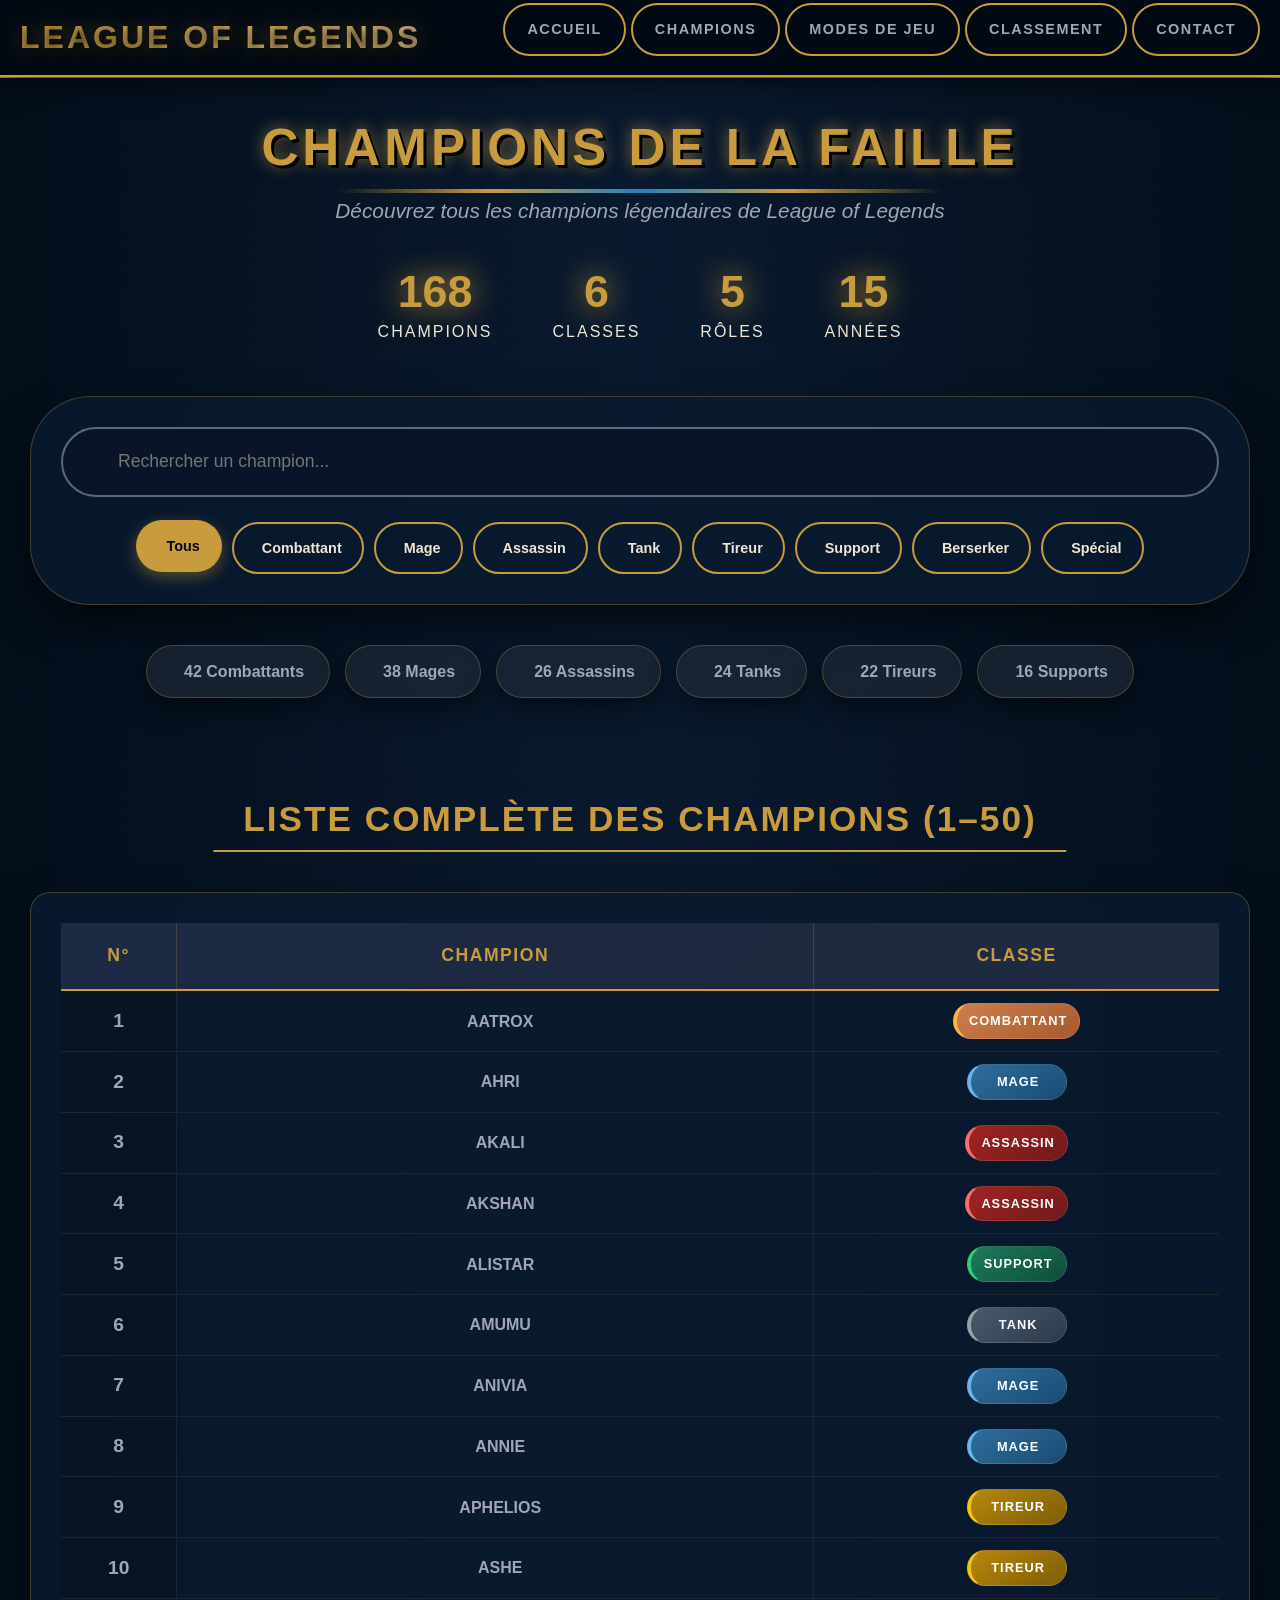
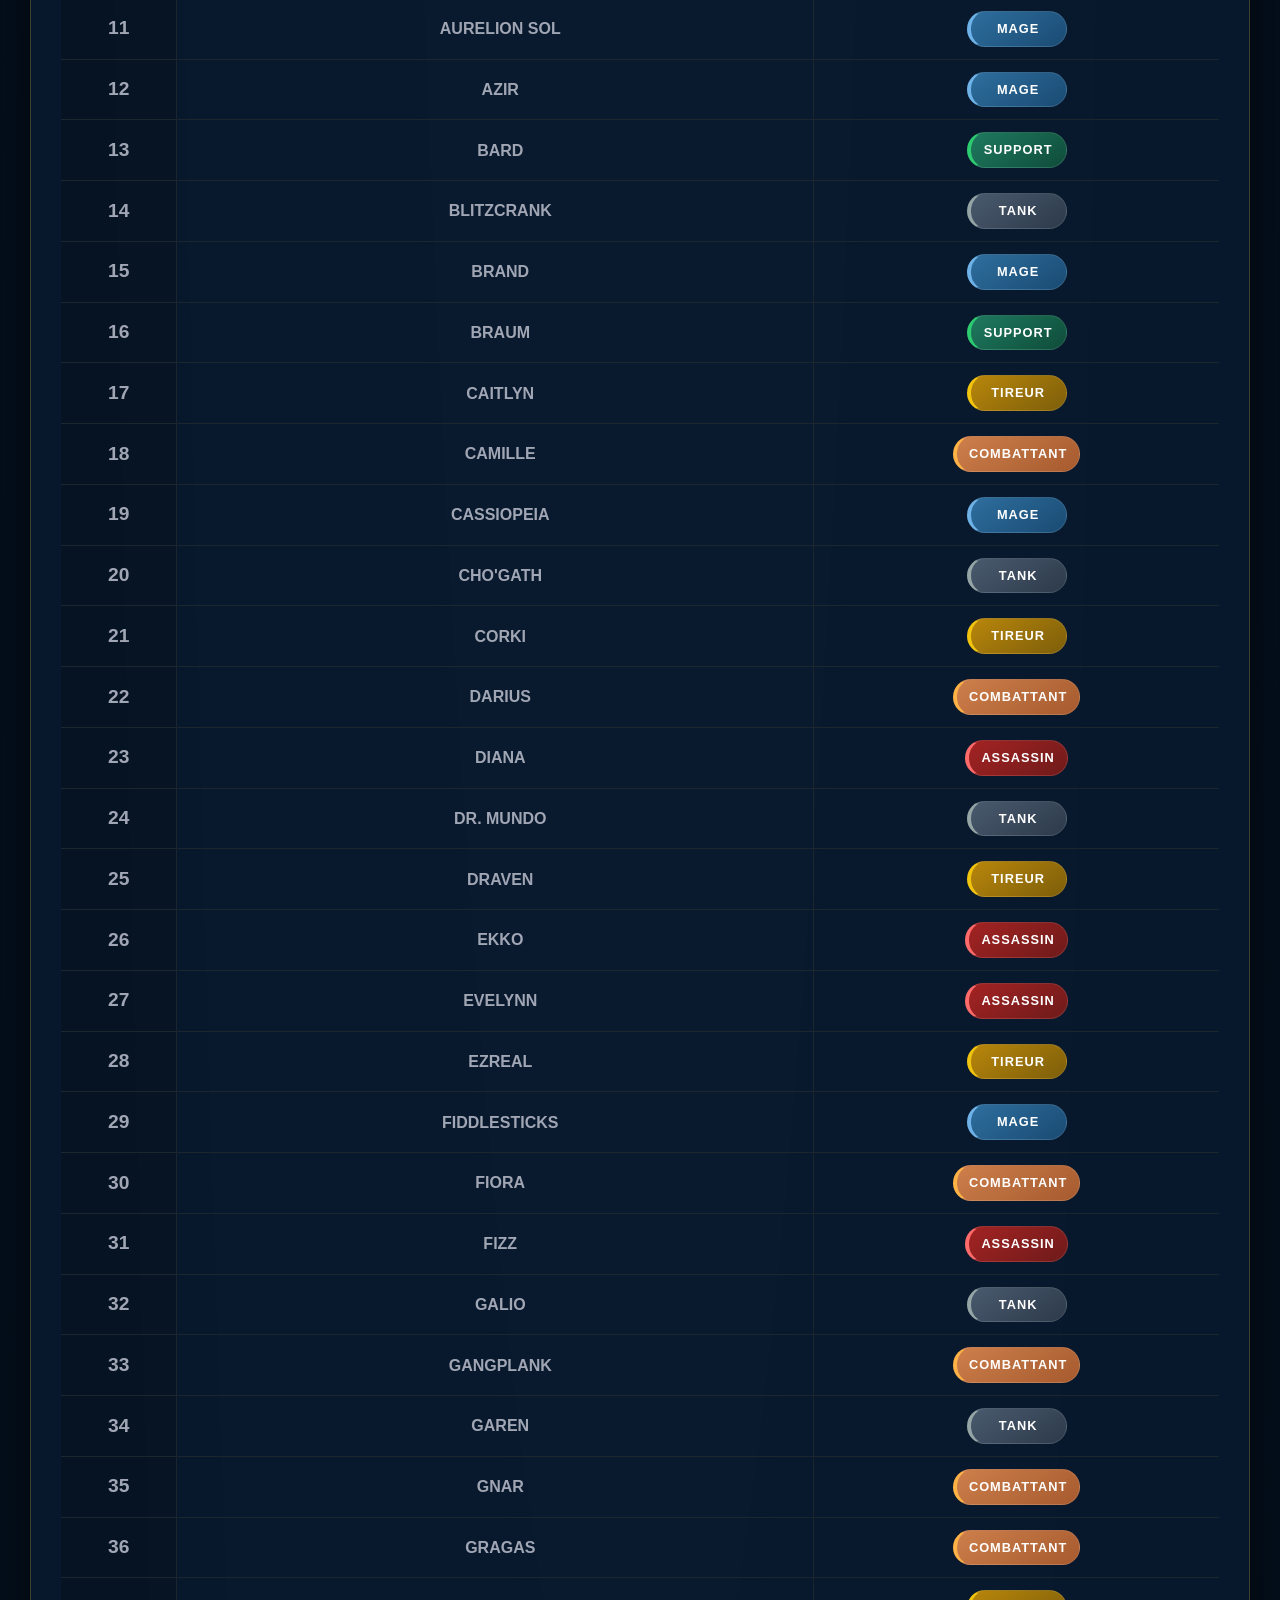
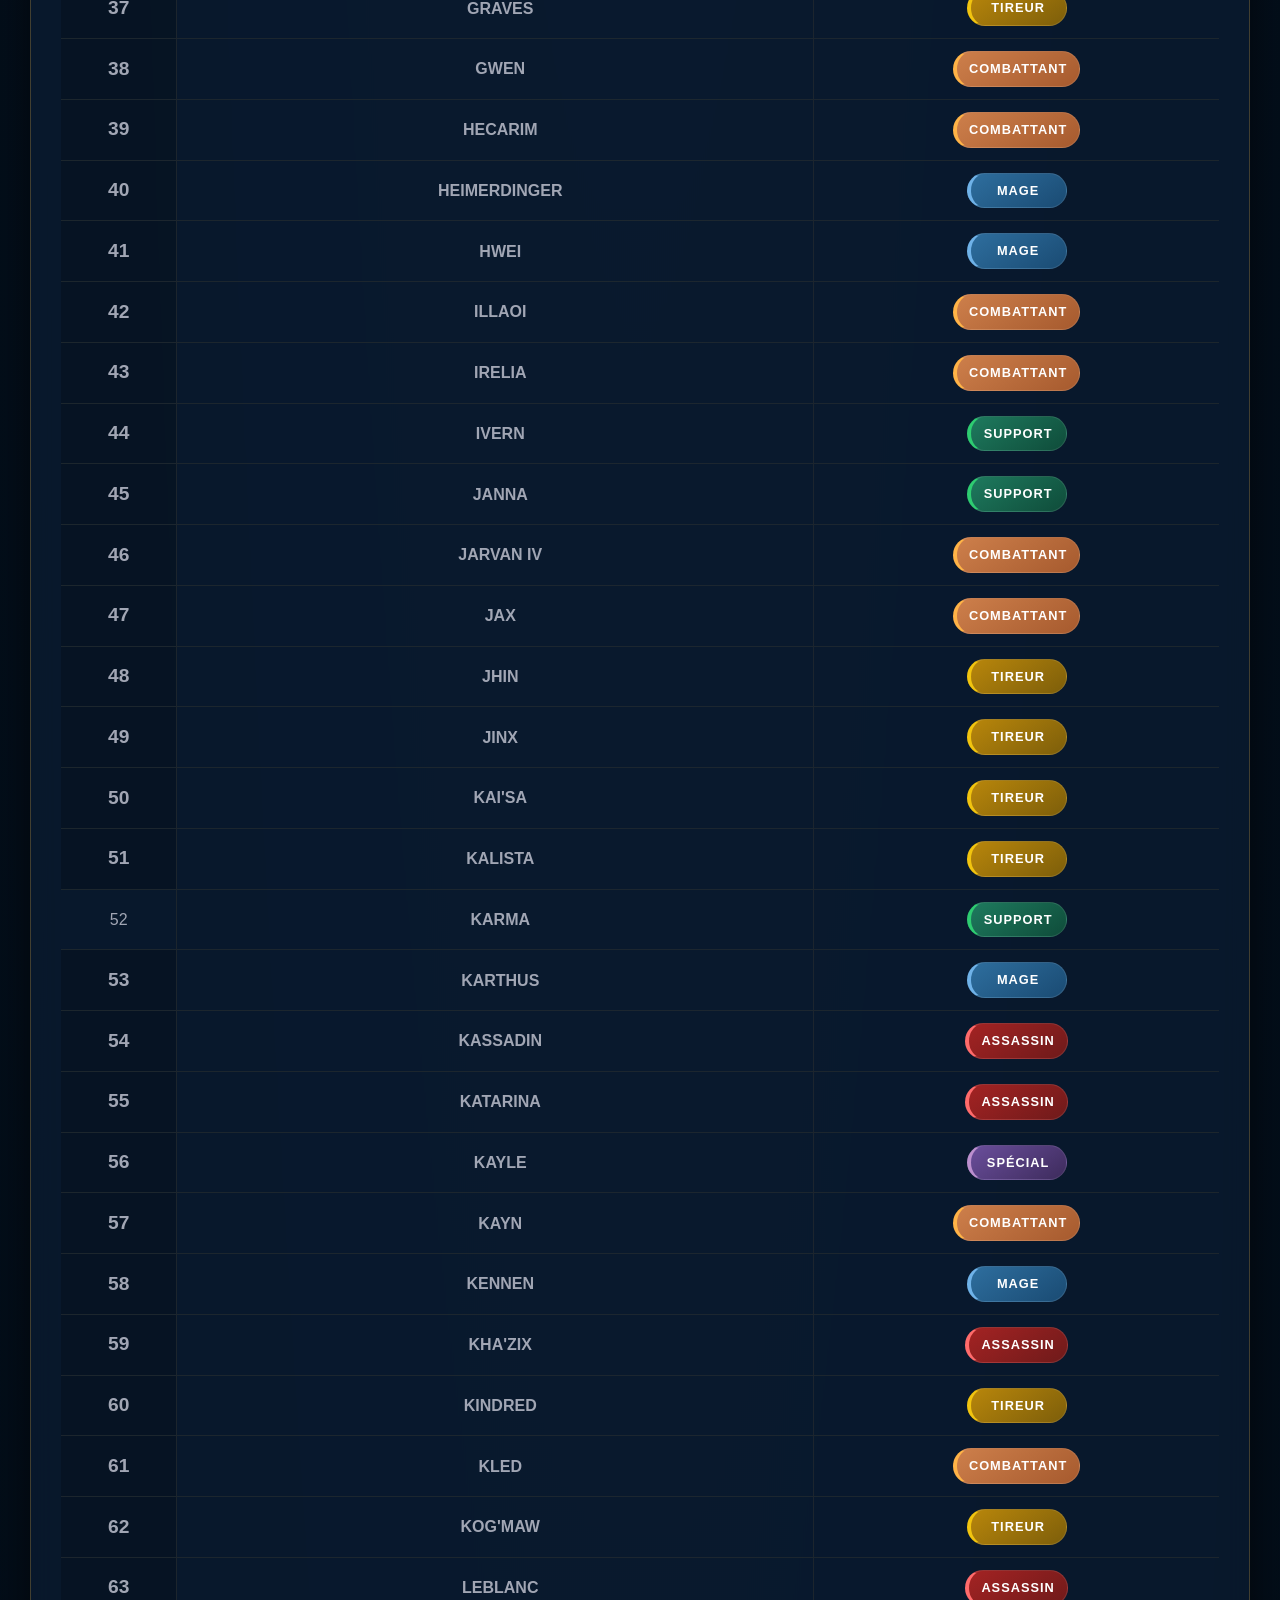
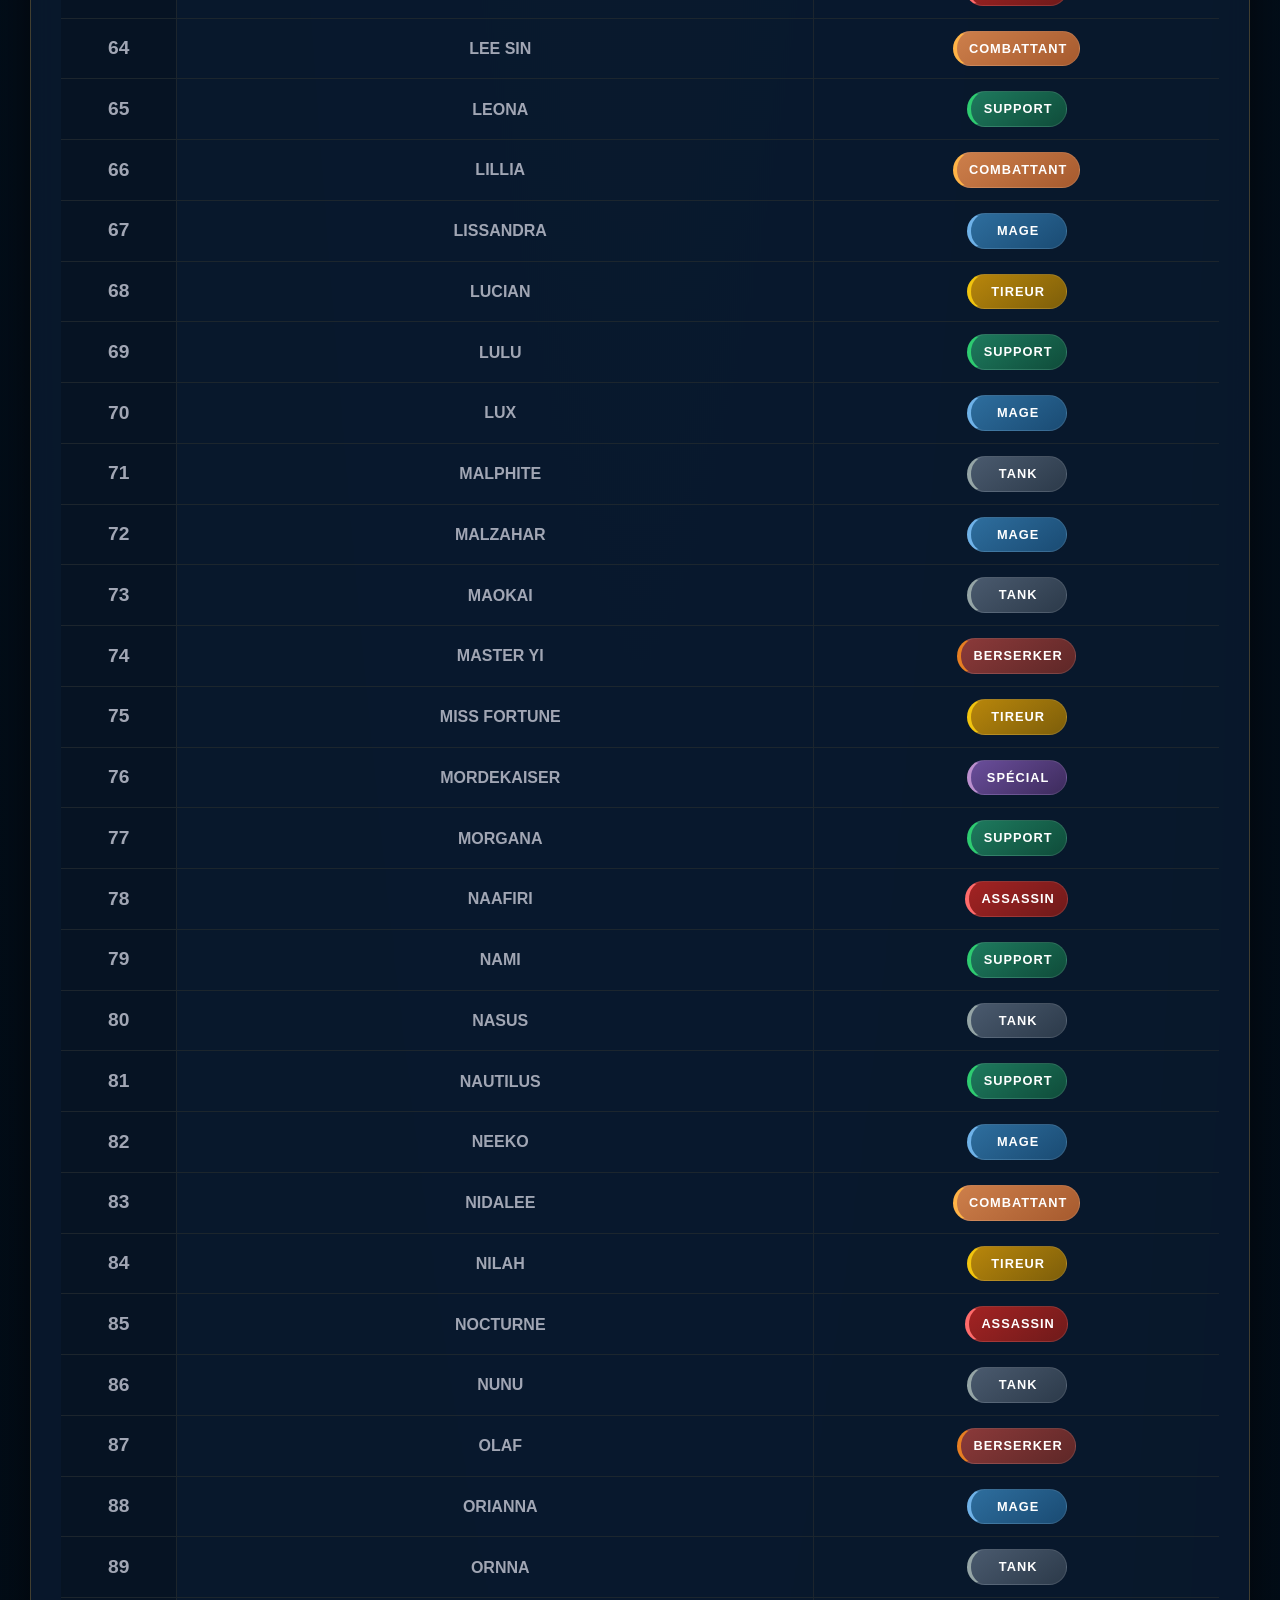
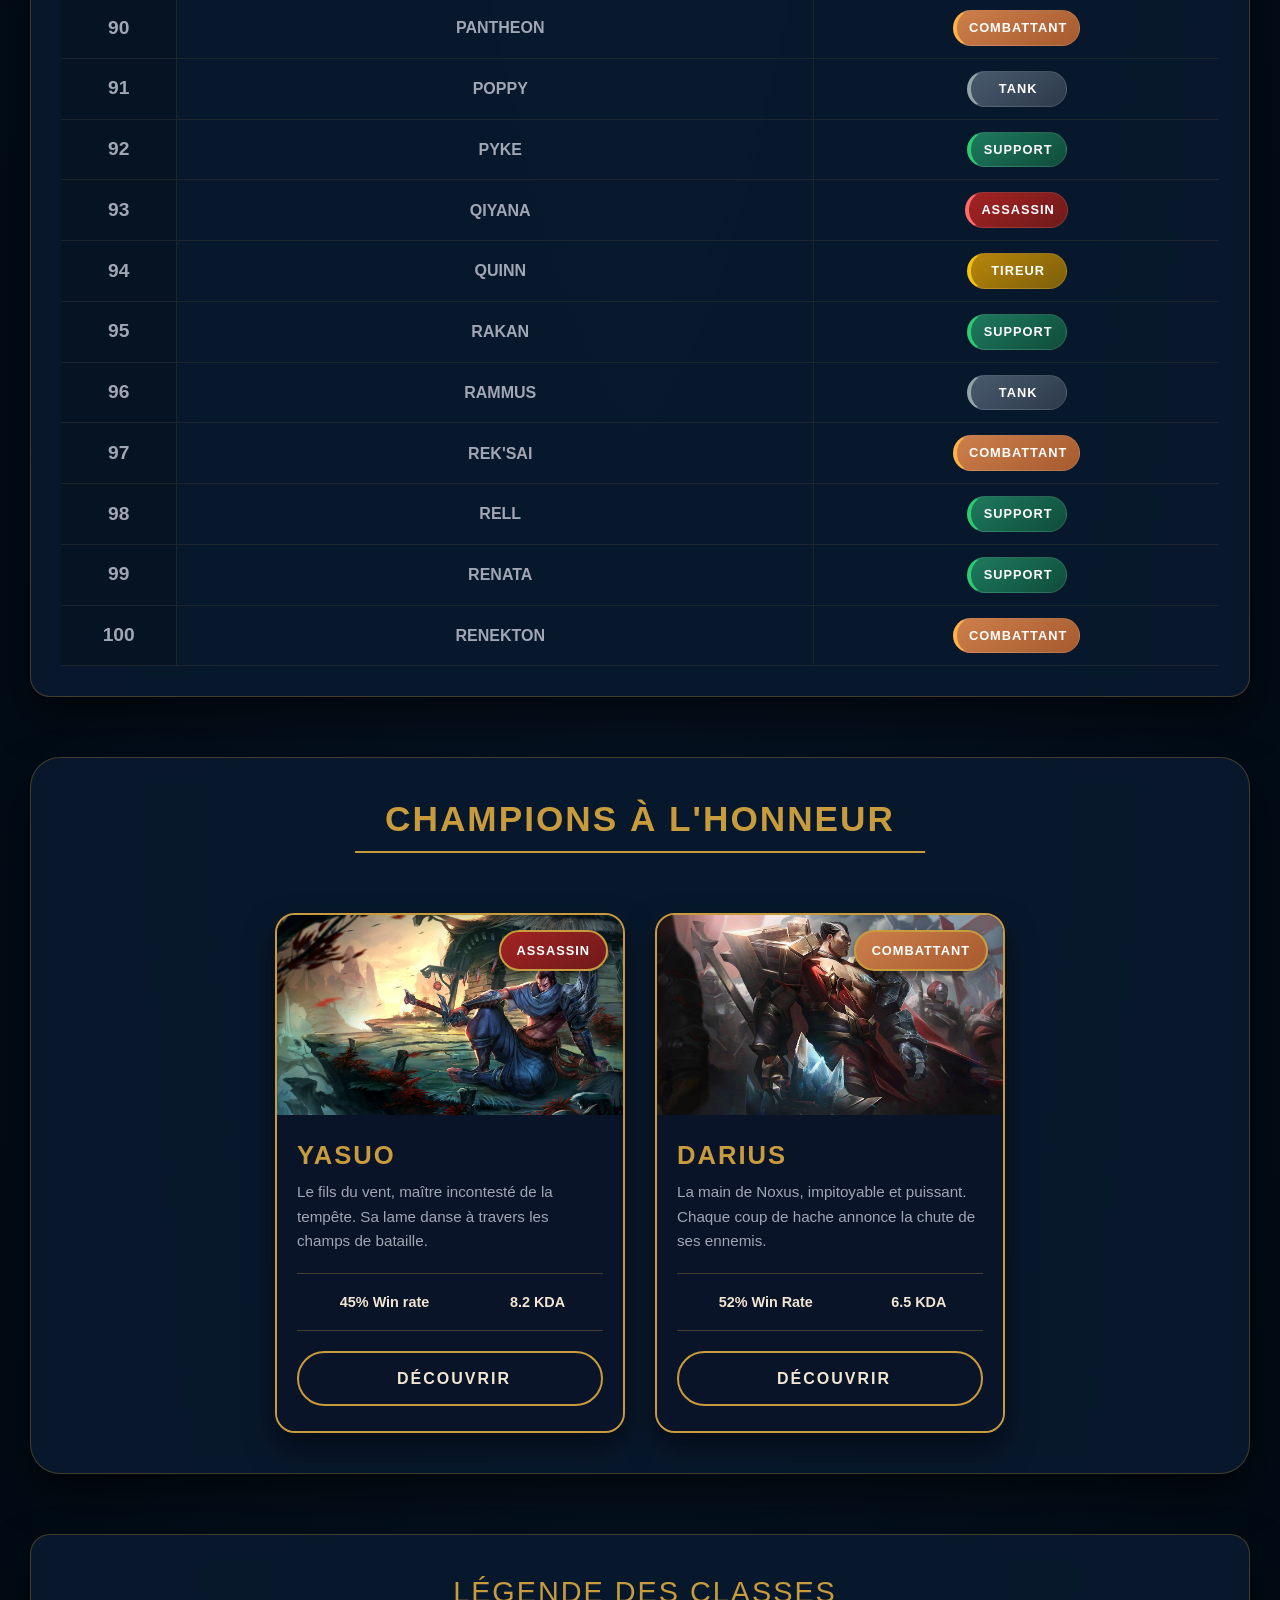
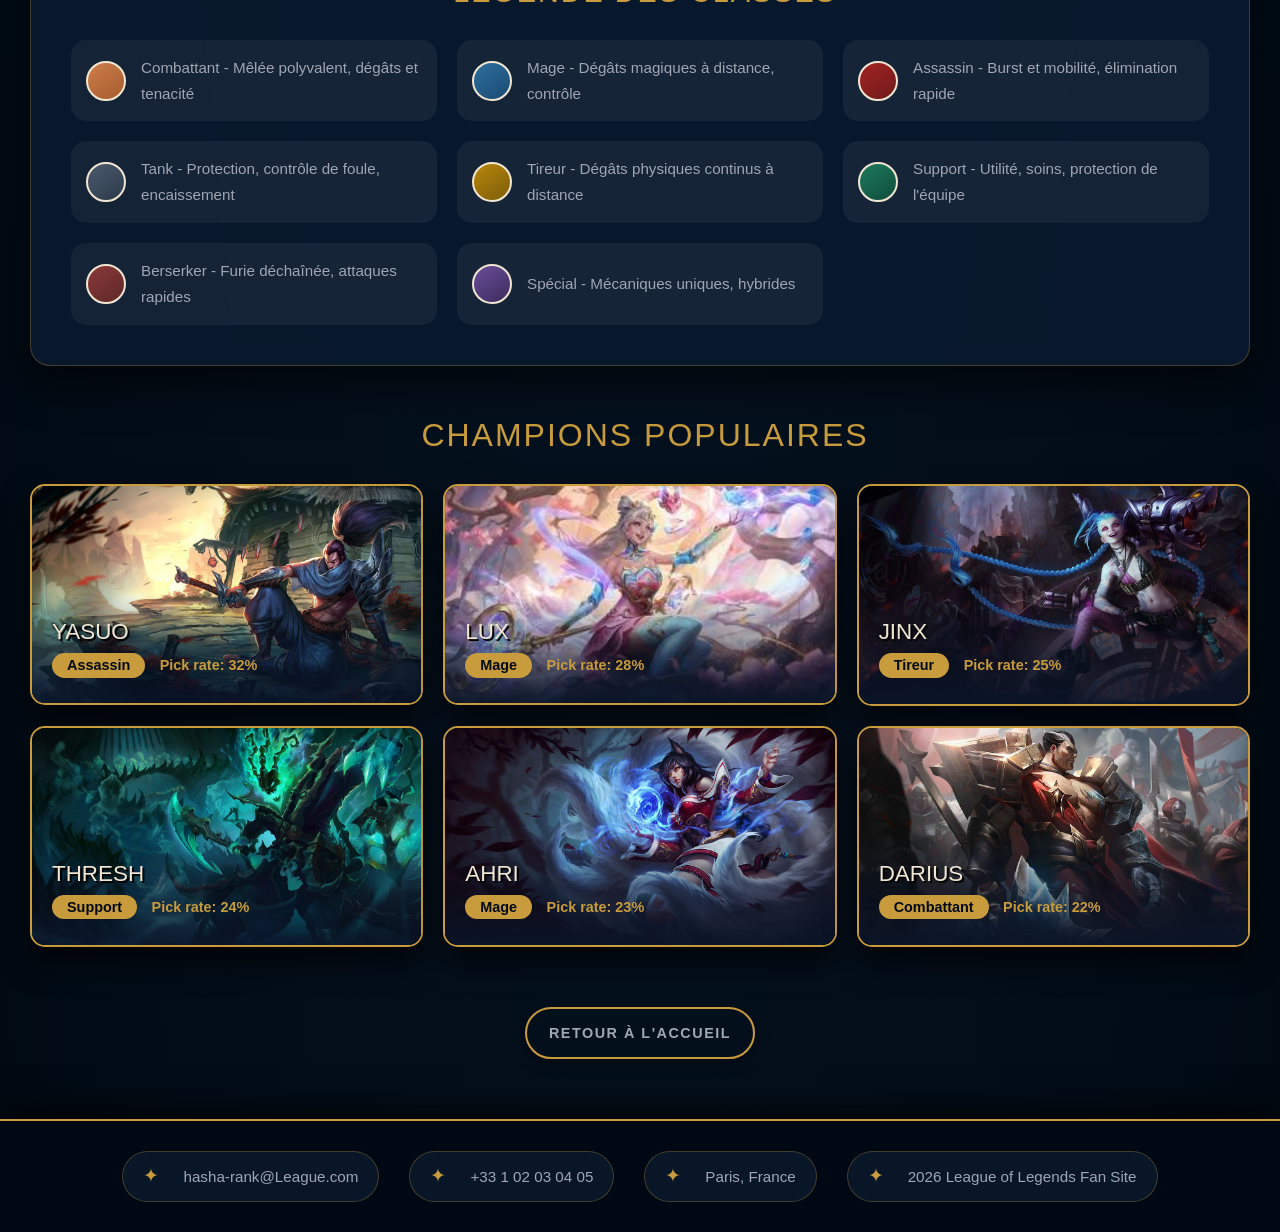
<file: champion.html>
<!DOCTYPE html>
<html lang="fr">
<head>
    <meta charset="UTF-8">
    <meta name="viewport" content="width=device-width, initial-scale=1.0">
    <title>League of Legends - Champions de la Faille</title>
    <link href="https://cdn.jsdelivr.net/npm/bootstrap@5.3.0/dist/css/bootstrap.min.css" rel="stylesheet">
    <link rel="stylesheet" href="J.S/page.Javascript">
    <link rel="stylesheet" href="css/style.css">
    <link rel="stylesheet" href="css/champion style.css">
</head>
<body>
    <header>
        <div class="nav-container">
            <div class="logo">LEAGUE OF LEGENDS</div>

            <!-- Menu hamburger -->
            <div class="hamburger" id="hamburger">
                <span></span>
                <span></span>
                <span></span>
            </div>

            <!-- Navigation -->
            <nav id="navMenu">
                <ul>
                    <li><button class="nav-btn" onclick="window.location.href='index.html'">ACCUEIL</button></li>
                    <li><button class="nav-btn" onclick="window.location.href='champion.html'">CHAMPIONS</button></li>
                    <li><button class="nav-btn" onclick="window.location.href='mode.html'">MODES DE JEU</button></li>
                    <li><button class="nav-btn" onclick="window.location.href='e-rank.html'">CLASSEMENT</button></li>
                    <li><button class="nav-btn" onclick="window.location.href='contact.html'">CONTACT</button></li>
                </ul>
            </nav>
        </div>
    </header>

    <!-- Overlay pour mobile -->
    <div class="menu-overlay" id="menuOverlay"></div>

    <!-- bannieres laterales -->
    <div class="banner-left">
        <div class="banner-content">
            <img src="image lol/Ahri lol.jpg" alt="Ahri">
            <img src="image lol/Yasuo lol.jpg" alt="Yasuo">
            <img src="image lol/luxx.jpg" alt="Lux">
            <img src="image lol/Kayn_15.webp" alt="Kayn">
            <img src="image lol/MasterYi_42.jpg" alt="Maitre yi">
        </div>
    </div>

    <div class="banner-right">
        <div class="banner-content">
            <img src="image lol/Darius_65.jpg" alt="Darius">
            <img src="image lol/Thresh lol.jpg" alt="Thresh">
            <img src="image lol/Zed_69.jpg" alt="Zed">
            <img src="image lol/zenin.png" alt="Zenin">
            <img src="image lol/Ekko_46.jpg" alt="ekko">
        </div>
    </div>

    <main class="main-centered">
        <!-- En-tête de page avec statistiques -->
        <div class="page-header">
            <h1>
                <i class="fas fa-chess-knight"></i> 
                CHAMPIONS DE LA FAILLE 
                <i class="fas fa-chess-knight"></i>
            </h1>
            <p class="subtitle">Découvrez tous les champions légendaires de League of Legends</p>
            
            <div class="stats-container">
                <div class="stat-item">
                    <span class="stat-value">168</span>
                    <span class="stat-label">Champions</span>
                </div>
                <div class="stat-item">
                    <span class="stat-value">6</span>
                    <span class="stat-label">Classes</span>
                </div>
                <div class="stat-item">
                    <span class="stat-value">5</span>
                    <span class="stat-label">Rôles</span>
                </div>
                <div class="stat-item">
                    <span class="stat-value">15</span>
                    <span class="stat-label">Années</span>
                </div>
            </div>
        </div>

        <!-- Barre de recherche et filtres -->
        <div class="filters-section">
            <div class="search-box">
                <i class="fas fa-search"></i>
                <input type="text" id="championSearch" placeholder="Rechercher un champion...">
            </div>

            <div class="role-filters">
                <button class="role-filter active" data-filter="all">
                    <i class="fas fa-globe"></i> Tous
                </button>
                <button class="role-filter" data-filter="fighter">
                    <i class="fas fa-fist-raised"></i> Combattant
                </button>
                <button class="role-filter" data-filter="mage">
                    <i class="fas fa-magic"></i> Mage
                </button>
                <button class="role-filter" data-filter="assassin">
                    <i class="fas fa-dagger"></i> Assassin
                </button>
                <button class="role-filter" data-filter="tank">
                    <i class="fas fa-shield-alt"></i> Tank
                </button>
                <button class="role-filter" data-filter="marksman">
                    <i class="fas fa-bullseye"></i> Tireur
                </button>
                <button class="role-filter" data-filter="support">
                    <i class="fas fa-heart"></i> Support
                </button>
                <button class="role-filter" data-filter="berserker">
                    <i class="fas fa-skull"></i> Berserker
                </button>
                <button class="role-filter" data-filter="special">
                    <i class="fas fa-star"></i> Spécial
                </button>
            </div>
        </div>

        <!-- Quick stats -->
        <div class="quick-stats">
            <div class="quick-stat-card">
                <i class="fas fa-fist-raised" style="color: #CD7F4B;"></i>
                <span>42 Combattants</span>
            </div>
            <div class="quick-stat-card">
                <i class="fas fa-magic" style="color: #2E6E9E;"></i>
                <span>38 Mages</span>
            </div>
            <div class="quick-stat-card">
                <i class="fas fa-dagger" style="color: #A32323;"></i>
                <span>26 Assassins</span>
            </div>
            <div class="quick-stat-card">
                <i class="fas fa-shield-alt" style="color: #4A5A6E;"></i>
                <span>24 Tanks</span>
            </div>
            <div class="quick-stat-card">
                <i class="fas fa-bullseye" style="color: #B8860B;"></i>
                <span>22 Tireurs</span>
            </div>
            <div class="quick-stat-card">
                <i class="fas fa-heart" style="color: #1E7A5E;"></i>
                <span>16 Supports</span>
            </div>
        </div>

        <!-- Titre de section -->
        <h2 class="section-title">
            <i class="fas fa-list"></i>
            LISTE COMPLÈTE DES CHAMPIONS (1–50)
            <i class="fas fa-list"></i>
        </h2>

        <!-- Tableau des champions (un champion par ligne) -->
        <div class="table-wrapper">
            <table class="champions-table" id="championTable">
                <thead>
                    <tr>
                        <th>N°</th>
                        <th>CHAMPION</th>
                        <th>CLASSE</th>
                    </tr>
                </thead>
                <tbody>
                    <!-- 1 - Aatrox -->
                    <tr>
                        <td class="number">1</td>
                        <td class="champion-name"><i class="fas fa-khanda"></i> AATROX</td>
                        <td><span class="role-badge fighter">Combattant</span></td>
                    </tr>
                    <!-- 2 - Ahri -->
                    <tr>
                        <td class="number">2</td>
                        <td class="champion-name"><i class="fas fa-fox"></i> AHRI</td>
                        <td><span class="role-badge mage">Mage</span></td>
                    </tr>
                    <!-- 3 - Akali -->
                    <tr>
                        <td class="number">3</td>
                        <td class="champion-name"><i class="fas fa-dagger"></i> AKALI</td>
                        <td><span class="role-badge assassin">Assassin</span></td>
                    </tr>
                    <!-- 4 - Akshan -->
                    <tr>
                        <td class="number">4</td>
                        <td class="champion-name"><i class="fas fa-gun"></i> AKSHAN</td>
                        <td><span class="role-badge assassin">Assassin</span></td>
                    </tr>
                    <!-- 5 - Alistar -->
                    <tr>
                        <td class="number">5</td>
                        <td class="champion-name"><i class="fas fa-shield"></i> ALISTAR</td>
                        <td><span class="role-badge support">Support</span></td>
                    </tr>
                    <!-- 6 - Amumu -->
                    <tr>
                        <td class="number">6</td>
                        <td class="champion-name"><i class="fas fa-sad-tear"></i> AMUMU</td>
                        <td><span class="role-badge tank">Tank</span></td>
                    </tr>
                    <!-- 7 - Anivia -->
                    <tr>
                        <td class="number">7</td>
                        <td class="champion-name"><i class="fas fa-dove"></i> ANIVIA</td>
                        <td><span class="role-badge mage">Mage</span></td>
                    </tr>
                    <!-- 8 - Annie -->
                    <tr>
                        <td class="number">8</td>
                        <td class="champion-name"><i class="fas fa-fire"></i> ANNIE</td>
                        <td><span class="role-badge mage">Mage</span></td>
                    </tr>
                    <!-- 9 - Aphelios -->
                    <tr>
                        <td class="number">9</td>
                        <td class="champion-name"><i class="fas fa-moon"></i> APHELIOS</td>
                        <td><span class="role-badge marksman">Tireur</span></td>
                    </tr>
                    <!-- 10 - Ashe -->
                    <tr>
                        <td class="number">10</td>
                        <td class="champion-name"><i class="fas fa-snowflake"></i> ASHE</td>
                        <td><span class="role-badge marksman">Tireur</span></td>
                    </tr>
                    <!-- 11 - Aurelion Sol -->
                    <tr>
                        <td class="number">11</td>
                        <td class="champion-name"><i class="fas fa-dragon"></i> AURELION SOL</td>
                        <td><span class="role-badge mage">Mage</span></td>
                    </tr>
                    <!-- 12 - Azir -->
                    <tr>
                        <td class="number">12</td>
                        <td class="champion-name"><i class="fas fa-crown"></i> AZIR</td>
                        <td><span class="role-badge mage">Mage</span></td>
                    </tr>
                    <!-- 13 - Bard -->
                    <tr>
                        <td class="number">13</td>
                        <td class="champion-name"><i class="fas fa-music"></i> BARD</td>
                        <td><span class="role-badge support">Support</span></td>
                    </tr>
                    <!-- 14 - Blitzcrank -->
                    <tr>
                        <td class="number">14</td>
                        <td class="champion-name"><i class="fas fa-robot"></i> BLITZCRANK</td>
                        <td><span class="role-badge tank">Tank</span></td>
                    </tr>
                    <!-- 15 - Brand -->
                    <tr>
                        <td class="number">15</td>
                        <td class="champion-name"><i class="fas fa-fire"></i> BRAND</td>
                        <td><span class="role-badge mage">Mage</span></td>
                    </tr>
                    <!-- 16 - Braum -->
                    <tr>
                        <td class="number">16</td>
                        <td class="champion-name"><i class="fas fa-ice"></i> BRAUM</td>
                        <td><span class="role-badge support">Support</span></td>
                    </tr>
                    <!-- 17 - Caitlyn -->
                    <tr>
                        <td class="number">17</td>
                        <td class="champion-name"><i class="fas fa-gun"></i> CAITLYN</td>
                        <td><span class="role-badge marksman">Tireur</span></td>
                    </tr>
                    <!-- 18 - Camille -->
                    <tr>
                        <td class="number">18</td>
                        <td class="champion-name"><i class="fas fa-robot"></i> CAMILLE</td>
                        <td><span class="role-badge fighter">Combattant</span></td>
                    </tr>
                    <!-- 19 - Cassiopeia -->
                    <tr>
                        <td class="number">19</td>
                        <td class="champion-name"><i class="fas fa-snake"></i> CASSIOPEIA</td>
                        <td><span class="role-badge mage">Mage</span></td>
                    </tr>
                    <!-- 20 - Cho'Gath -->
                    <tr>
                        <td class="number">20</td>
                        <td class="champion-name"><i class="fas fa-dragon"></i> CHO'GATH</td>
                        <td><span class="role-badge tank">Tank</span></td>
                    </tr>
                    <!-- 21 - Corki -->
                    <tr>
                        <td class="number">21</td>
                        <td class="champion-name"><i class="fas fa-fighter-jet"></i> CORKI</td>
                        <td><span class="role-badge marksman">Tireur</span></td>
                    </tr>
                    <!-- 22 - Darius -->
                    <tr>
                        <td class="number">22</td>
                        <td class="champion-name"><i class="fas fa-axe"></i> DARIUS</td>
                        <td><span class="role-badge fighter">Combattant</span></td>
                    </tr>
                    <!-- 23 - Diana -->
                    <tr>
                        <td class="number">23</td>
                        <td class="champion-name"><i class="fas fa-moon"></i> DIANA</td>
                        <td><span class="role-badge assassin">Assassin</span></td>
                    </tr>
                    <!-- 24 - Dr. Mundo -->
                    <tr>
                        <td class="number">24</td>
                        <td class="champion-name"><i class="fas fa-flask"></i> DR. MUNDO</td>
                        <td><span class="role-badge tank">Tank</span></td>
                    </tr>
                    <!-- 25 - Draven -->
                    <tr>
                        <td class="number">25</td>
                        <td class="champion-name"><i class="fas fa-axe"></i> DRAVEN</td>
                        <td><span class="role-badge marksman">Tireur</span></td>
                    </tr>
                    <!-- 26 - Ekko -->
                    <tr>
                        <td class="number">26</td>
                        <td class="champion-name"><i class="fas fa-clock"></i> EKKO</td>
                        <td><span class="role-badge assassin">Assassin</span></td>
                    </tr>
                    <!-- 27 - Evelynn -->
                    <tr>
                        <td class="number">27</td>
                        <td class="champion-name"><i class="fas fa-heart"></i> EVELYNN</td>
                        <td><span class="role-badge assassin">Assassin</span></td>
                    </tr>
                    <!-- 28 - Ezreal -->
                    <tr>
                        <td class="number">28</td>
                        <td class="champion-name"><i class="fas fa-bow-arrow"></i> EZREAL</td>
                        <td><span class="role-badge marksman">Tireur</span></td>
                    </tr>
                    <!-- 29 - Fiddlesticks -->
                    <tr>
                        <td class="number">29</td>
                        <td class="champion-name"><i class="fas fa-crow"></i> FIDDLESTICKS</td>
                        <td><span class="role-badge mage">Mage</span></td>
                    </tr>
                    <!-- 30 - Fiora -->
                    <tr>
                        <td class="number">30</td>
                        <td class="champion-name"><i class="fas fa-sword"></i> FIORA</td>
                        <td><span class="role-badge fighter">Combattant</span></td>
                    </tr>
                    <!-- 31 - Fizz -->
                    <tr>
                        <td class="number">31</td>
                        <td class="champion-name"><i class="fas fa-fish"></i> FIZZ</td>
                        <td><span class="role-badge assassin">Assassin</span></td>
                    </tr>
                    <!-- 32 - Galio -->
                    <tr>
                        <td class="number">32</td>
                        <td class="champion-name"><i class="fas fa-gargoyle"></i> GALIO</td>
                        <td><span class="role-badge tank">Tank</span></td>
                    </tr>
                    <!-- 33 - Gangplank -->
                    <tr>
                        <td class="number">33</td>
                        <td class="champion-name"><i class="fas fa-skull"></i> GANGPLANK</td>
                        <td><span class="role-badge fighter">Combattant</span></td>
                    </tr>
                    <!-- 34 - Garen -->
                    <tr>
                        <td class="number">34</td>
                        <td class="champion-name"><i class="fas fa-shield"></i> GAREN</td>
                        <td><span class="role-badge tank">Tank</span></td>
                    </tr>
                    <!-- 35 - Gnar -->
                    <tr>
                        <td class="number">35</td>
                        <td class="champion-name"><i class="fas fa-paw"></i> GNAR</td>
                        <td><span class="role-badge fighter">Combattant</span></td>
                    </tr>
                    <!-- 36 - Gragas -->
                    <tr>
                        <td class="number">36</td>
                        <td class="champion-name"><i class="fas fa-beer"></i> GRAGAS</td>
                        <td><span class="role-badge fighter">Combattant</span></td>
                    </tr>
                    <!-- 37 - Graves -->
                    <tr>
                        <td class="number">37</td>
                        <td class="champion-name"><i class="fas fa-gun"></i> GRAVES</td>
                        <td><span class="role-badge marksman">Tireur</span></td>
                    </tr>
                    <!-- 38 - Gwen -->
                    <tr>
                        <td class="number">38</td>
                        <td class="champion-name"><i class="fas fa-cut"></i> GWEN</td>
                        <td><span class="role-badge fighter">Combattant</span></td>
                    </tr>
                    <!-- 39 - Hecarim -->
                    <tr>
                        <td class="number">39</td>
                        <td class="champion-name"><i class="fas fa-horse"></i> HECARIM</td>
                        <td><span class="role-badge fighter">Combattant</span></td>
                    </tr>
                    <!-- 40 - Heimerdinger -->
                    <tr>
                        <td class="number">40</td>
                        <td class="champion-name"><i class="fas fa-robot"></i> HEIMERDINGER</td>
                        <td><span class="role-badge mage">Mage</span></td>
                    </tr>
                    <!-- 41 - Hwei -->
                    <tr>
                        <td class="number">41</td>
                        <td class="champion-name"><i class="fas fa-paint-brush"></i> HWEI</td>
                        <td><span class="role-badge mage">Mage</span></td>
                    </tr>
                    <!-- 42 - Illaoi -->
                    <tr>
                        <td class="number">42</td>
                        <td class="champion-name"><i class="fas fa-anchor"></i> ILLAOI</td>
                        <td><span class="role-badge fighter">Combattant</span></td>
                    </tr>
                    <!-- 43 - Irelia -->
                    <tr>
                        <td class="number">43</td>
                        <td class="champion-name"><i class="fas fa-sword"></i> IRELIA</td>
                        <td><span class="role-badge fighter">Combattant</span></td>
                    </tr>
                    <!-- 44 - Ivern -->
                    <tr>
                        <td class="number">44</td>
                        <td class="champion-name"><i class="fas fa-tree"></i> IVERN</td>
                        <td><span class="role-badge support">Support</span></td>
                    </tr>
                    <!-- 45 - Janna -->
                    <tr>
                        <td class="number">45</td>
                        <td class="champion-name"><i class="fas fa-wind"></i> JANNA</td>
                        <td><span class="role-badge support">Support</span></td>
                    </tr>
                    <!-- 46 - Jarvan IV -->
                    <tr>
                        <td class="number">46</td>
                        <td class="champion-name"><i class="fas fa-flag"></i> JARVAN IV</td>
                        <td><span class="role-badge fighter">Combattant</span></td>
                    </tr>
                    <!-- 47 - Jax -->
                    <tr>
                        <td class="number">47</td>
                        <td class="champion-name"><i class="fas fa-lamp"></i> JAX</td>
                        <td><span class="role-badge fighter">Combattant</span></td>
                    </tr>
                    <!-- 48 - Jhin -->
                    <tr>
                        <td class="number">48</td>
                        <td class="champion-name"><i class="fas fa-gun"></i> JHIN</td>
                        <td><span class="role-badge marksman">Tireur</span></td>
                    </tr>
                    <!-- 49 - Jinx -->
                    <tr>
                        <td class="number">49</td>
                        <td class="champion-name"><i class="fas fa-bomb"></i> JINX</td>
                        <td><span class="role-badge marksman">Tireur</span></td>
                    </tr>
        
                    <tr>
                        <td class="number">50</td>
                        <td class="champion-name"><i class="fas fa-dragon"></i> KAI'SA</td>
                        <td><span class="role-badge marksman">Tireur</span></td>
                    </tr>
        
                    <tr>
                        <td class="number">51</td>
                        <td class="champion-name"><i class="fas fa-spear"></i> KALISTA</td>
                        <td><span class="role-badge marksman">Tireur</span></td>
                    </tr>

                    <tr>
                        <td classs="number">52</td>
                        <td class="champion-name"><i class="fas fa-pray"></i> KARMA</td>
                        <td><span class="role-badge support">Support</span></td>
                    </tr>
                
                    <tr>
                        <td class="number">53</td>
                        <td class="champion-name"><i class="fas fa-skull"></i> KARTHUS</td>
                        <td><span class="role-badge mage">Mage</span></td>
                    </tr>

                    <tr>
                        <td class="number">54</td>
                        <td class="champion-name"><i class="fas fa-dagger"></i> KASSADIN</td>
                        <td><span class="role-badge assassin">Assassin</span></td>
                    </tr>
                    
                    <tr>
                        <td class="number">55</td>
                        <td class="champion-name"><i class="fas fa-dagger"></i> KATARINA</td>
                        <td><span class="role-badge assassin">Assassin</span></td>
                    </tr>

                    <tr>
                        <td class="number">56</td>
                        <td class="champion-name"><i class="fas fa-angel"></i> KAYLE</td>
                        <td><span class="role-badge special">Spécial</span></td>
                    </tr>
                
                    <tr>
                        <td class="number">57</td>
                        <td class="champion-name"><i class="fas fa-scythe"></i> KAYN</td>
                        <td><span class="role-badge fighter">Combattant</span></td>
                    </tr>

                    <tr>
                        <td class="number">58</td>
                        <td class="champion-name"><i class="fas fa-bolt"></i> KENNEN</td>
                        <td><span class="role-badge mage">Mage</span></td>
                    </tr>
                
                    <tr>
                        <td class="number">59</td>
                        <td class="champion-name"><i class="fas fa-bug"></i> KHA'ZIX</td>
                        <td><span class="role-badge assassin">Assassin</span></td>
                    </tr>

                    <tr>
                        <td class="number">60</td>
                        <td class="champion-name"><i class="fas fa-wolf"></i> KINDRED</td>
                        <td><span class="role-badge marksman">Tireur</span></td>
                    </tr>
                
                    <tr>
                        <td class="number">61</td>
                        <td class="champion-name"><i class="fas fa-horse"></i> KLED</td>
                        <td><span class="role-badge fighter">Combattant</span></td>
                    </tr>

                    <tr>
                        <td class="number">62</td>
                        <td class="champion-name"><i class="fas fa-bug"></i> KOG'MAW</td>
                        <td><span class="role-badge marksman">Tireur</span></td>
                    </tr>
        
                    <tr>
                        <td class="number">63</td>
                        <td class="champion-name"><i class="fas fa-mask"></i> LEBLANC</td>
                        <td><span class="role-badge assassin">Assassin</span></td>
                    </tr>

                    <tr>
                        <td class="number">64</td>
                        <td class="champion-name"><i class="fas fa-fist"></i> LEE SIN</td>
                        <td><span class="role-badge fighter">Combattant</span></td>
                    </tr>
                
                    <tr>
                        <td class="number">65</td>
                        <td class="champion-name"><i class="fas fa-shield"></i> LEONA</td>
                        <td><span class="role-badge support">Support</span></td>
                    </tr>

                    <tr>
                        <td class="number">66</td>
                        <td class="champion-name"><i class="fas fa-deer"></i> LILLIA</td>
                        <td><span class="role-badge fighter">Combattant</span></td>
                    </tr>
                    
                    <tr>
                        <td class="number">67</td>
                        <td class="champion-name"><i class="fas fa-ice"></i> LISSANDRA</td>
                        <td><span class="role-badge mage">Mage</span></td>
                    </tr>

                    <tr>
                        <td class="number">68</td>
                        <td class="champion-name"><i class="fas fa-gun"></i> LUCIAN</td>
                        <td><span class="role-badge marksman">Tireur</span></td>
                    </tr>
                   
                    <tr>
                        <td class="number">69</td>
                        <td class="champion-name"><i class="fas fa-fairy"></i> LULU</td>
                        <td><span class="role-badge support">Support</span></td>
                    </tr>

                    <tr>
                        <td class="number">70</td>
                        <td class="champion-name"><i class="fas fa-light"></i> LUX</td>
                        <td><span class="role-badge mage">Mage</span></td>
                    </tr>
                
                    <tr>
                        <td class="number">71</td>
                        <td class="champion-name"><i class="fas fa-rock"></i> MALPHITE</td>
                        <td><span class="role-badge tank">Tank</span></td>
                    </tr>

                    <tr>
                        <td class="number">72</td>
                        <td class="champion-name"><i class="fas fa-bug"></i> MALZAHAR</td>
                        <td><span class="role-badge mage">Mage</span></td>
                    </tr>
                    
                    <tr>
                        <td class="number">73</td>
                        <td class="champion-name"><i class="fas fa-tree"></i> MAOKAI</td>
                        <td><span class="role-badge tank">Tank</span></td>
                    </tr>

                    <tr>
                        <td class="number">74</td>
                        <td class="champion-name"><i class="fas fa-sword"></i> MASTER YI</td>
                        <td><span class="role-badge berserker">Berserker</span></td>
                    </tr>
            
                    <tr>
                        <td class="number">75</td>
                        <td class="champion-name"><i class="fas fa-gun"></i> MISS FORTUNE</td>
                        <td><span class="role-badge marksman">Tireur</span></td>
                    </tr>

                    <tr>
                        <td class="number">76</td>
                        <td class="champion-name"><i class="fas fa-skull"></i> MORDEKAISER</td>
                        <td><span class="role-badge special">Spécial</span></td>
                    </tr>
                
                    <tr>
                        <td class="number">77</td>
                        <td class="champion-name"><i class="fas fa-angel"></i> MORGANA</td>
                        <td><span class="role-badge support">Support</span></td>
                    </tr>

                    <tr>
                        <td class="number">78</td>
                        <td class="champion-name"><i class="fas fa-dog"></i> NAAFIRI</td>
                        <td><span class="role-badge assassin">Assassin</span></td>
                    </tr>
                    
                    <tr>
                        <td class="number">79</td>
                        <td class="champion-name"><i class="fas fa-fish"></i> NAMI</td>
                        <td><span class="role-badge support">Support</span></td>

                    </tr>

                    <tr>
                        <td class="number">80</td>
                        <td class="champion-name"><i class="fas fa-dog"></i> NASUS</td>
                        <td><span class="role-badge tank">Tank</span></td>
                    </tr>
                    
                    <tr>
                        <td class="number">81</td>
                        <td class="champion-name"><i class="fas fa-anchor"></i> NAUTILUS</td>
                        <td><span class="role-badge support">Support</span></td>
                    </tr>

                    <tr>
                        <td class="number">82</td>
                        <td class="champion-name"><i class="fas fa-leaf"></i> NEEKO</td>
                        <td><span class="role-badge mage">Mage</span></td>
                    </tr>
            
                    <tr>
                        <td class="number">83</td>
                        <td class="champion-name"><i class="fas fa-paw"></i> NIDALEE</td>
                        <td><span class="role-badge fighter">Combattant</span></td>
                    </tr>

                    <tr>
                        <td class="number">84</td>
                        <td class="champion-name"><i class="fas fa-gun"></i> NILAH</td>
                        <td><span class="role-badge marksman">Tireur</span></td>
                    </tr>
                
                    <tr>
                        <td class="number">85</td>
                        <td class="champion-name"><i class="fas fa-moon"></i> NOCTURNE</td>
                        <td><span class="role-badge assassin">Assassin</span></td>
                    </tr>

                    <tr>
                        <td class="number">86</td>
                        <td class="champion-name"><i class="fas fa-snowman"></i> NUNU</td>
                        <td><span class="role-badge tank">Tank</span></td>
                    </tr>
                    
                    <tr>
                        <td class="number">87</td>
                        <td class="champion-name"><i class="fas fa-axe"></i> OLAF</td>
                        <td><span class="role-badge berserker">Berserker</span></td>
                    </tr>

                    <tr>
                        <td class="number">88</td>
                        <td class="champion-name"><i class="fas fa-robot"></i> ORIANNA</td>
                        <td><span class="role-badge mage">Mage</span></td>
                    </tr>
                    
                    <tr>
                        <td class="number">89</td>
                        <td class="champion-name"><i class="fas fa-hammer"></i> ORNNA</td>
                        <td><span class="role-badge tank">Tank</span></td>
                    </tr>

                    <tr>
                        <td class="number">90</td>
                        <td class="champion-name"><i class="fas fa-shield"></i> PANTHEON</td>
                        <td><span class="role-badge fighter">Combattant</span></td>
                    </tr>
                    
                    <tr>
                        <td class="number">91</td>
                        <td class="champion-name"><i class="fas fa-hammer"></i> POPPY</td>
                        <td><span class="role-badge tank">Tank</span></td>
                    </tr>

                    <tr>
                        <td class="number">92</td>
                        <td class="champion-name"><i class="fas fa-hook"></i> PYKE</td>
                        <td><span class="role-badge support">Support</span></td>
                    </tr>
                    
                    <tr>
                        <td class="number">93</td>
                        <td class="champion-name"><i class="fas fa-dagger"></i> QIYANA</td>
                        <td><span class="role-badge assassin">Assassin</span></td>
                    </tr>

                    <tr>
                        <td class="number">94</td>
                        <td class="champion-name"><i class="fas fa-eagle"></i> QUINN</td>
                        <td><span class="role-badge marksman">Tireur</span></td>
                    </tr>
                   
                    <tr>
                        <td class="number">95</td>
                        <td class="champion-name"><i class="fas fa-feather"></i> RAKAN</td>
                        <td><span class="role-badge support">Support</span></td>
                    </tr>

                    <tr>
                        <td class="number">96</td>
                        <td class="champion-name"><i class="fas fa-armadillo"></i> RAMMUS</td>
                        <td><span class="role-badge tank">Tank</span></td>
                    </tr>
                    
                    <tr>
                        <td class="number">97</td>
                        <td class="champion-name"><i class="fas fa-bug"></i> REK'SAI</td>
                        <td><span class="role-badge fighter">Combattant</span></td>
                    </tr>
                    <tr>
                        <td class="number">98</td>
                        <td class="champion-name"><i class="fas fa-horse"></i> RELL</td>
                        <td><span class="role-badge support">Support</span></td>
                    </tr>
                    
                    <tr>
                        <td class="number">99</td>
                        <td class="champion-name"><i class="fas fa-flask"></i> RENATA</td>
                        <td><span class="role-badge support">Support</span></td>
                    </tr>
                    <tr>
                        <td class="number">100</td>
                        <td class="champion-name"><i class="fas fa-crocodile"></i> RENEKTON</td>
                        <td><span class="role-badge fighter">Combattant</span></td>
                    </tr>
                </tbody>
            </table>
        </div>

        <!-- SECTION CHAMPIONS EN VEDETTE (inchangée) -->
        <section class="featured-champions">
            <h2 class="section-title">
                <i class="fas fa-star"></i>
                CHAMPIONS À L'HONNEUR
                <i class="fas fa-star"></i>
            </h2>
            
            <div class="cards-container">
                <!-- Carte Yasuo -->
                <div class="champion-card">
                    <div class="card-image">
                        <img src="image lol/Yasuo lol.jpg" alt="YASUO">
                        <div class="card-overlay">
                            <span class="card-badge assassin">Assassin</span>
                        </div>
                    </div>
                    <div class="card-content">
                        <h3>YASUO</h3>
                        <p class="card-desc">Le fils du vent, maître incontesté de la tempête. Sa lame danse à travers les champs de bataille.</p>
                        <div class="card-stats">
                            <span><i class="legend-text"></i> 45% Win rate</span>
                            <span><i class="legend-text"></i> 8.2 KDA</span>
                        </div>
                        <button class="card-btn" onclick="window.location.href='#'">
                            <i class="fas fa-info-circle"></i> Découvrir
                        </button>
                    </div>
                </div>

                <!-- Carte Darius -->
                <div class="champion-card">
                    <div class="card-image">
                        <img src="image lol/Darius_65.jpg" alt="Darius">
                        <div class="card-overlay">
                            <span class="card-badge fighter">Combattant</span>
                        </div>
                    </div>
                    <div class="card-content">
                        <h3>DARIUS</h3>
                        <p class="card-desc">La main de Noxus, impitoyable et puissant. Chaque coup de hache annonce la chute de ses ennemis.</p>
                        <div class="card-stats">
                            <span><i class="legend-text"></i> 52% Win Rate</span>
                            <span><i class="legend-text"></i> 6.5 KDA</span>
                        </div>
                        <button class="card-btn" onclick="window.location.href='#'">
                            <i class="fas fa-info-circle"></i> Découvrir
                        </button>
                    </div>
                </div>
            </div>
        </section>

        <!-- Légende des classes -->
        <div class="legend-section">
            <h3><i class="fas fa-info-circle"></i> LÉGENDE DES CLASSES</h3>
            <div class="legend-grid">
                <div class="legend-card">
                    <span class="legend-color fighter"></span>
                    <span class="legend-text">Combattant - Mêlée polyvalent, dégâts et tenacité</span>
                </div>
                <div class="legend-card">
                    <span class="legend-color mage"></span>
                    <span class="legend-text">Mage - Dégâts magiques à distance, contrôle</span>
                </div>
                <div class="legend-card">
                    <span class="legend-color assassin"></span>
                    <span class="legend-text">Assassin - Burst et mobilité, élimination rapide</span>
                </div>
                <div class="legend-card">
                    <span class="legend-color tank"></span>
                    <span class="legend-text">Tank - Protection, contrôle de foule, encaissement</span>
                </div>
                <div class="legend-card">
                    <span class="legend-color marksman"></span>
                    <span class="legend-text">Tireur - Dégâts physiques continus à distance</span>
                </div>
                <div class="legend-card">
                    <span class="legend-color support"></span>
                    <span class="legend-text">Support - Utilité, soins, protection de l'équipe</span>
                </div>
                <div class="legend-card">
                    <span class="legend-color berserker"></span>
                    <span class="legend-text">Berserker - Furie déchaînée, attaques rapides</span>
                </div>
                <div class="legend-card">
                    <span class="legend-color special"></span>
                    <span class="legend-text">Spécial - Mécaniques uniques, hybrides</span>
                </div>
            </div>
        </div>

        <!-- Champions populaires -->
        <div class="popular-section">
            <h3><i class="fas fa-star"></i> CHAMPIONS POPULAIRES</h3>
            <div class="popular-grid">
                <div class="popular-card">
                    <img src="image lol/Yasuo lol.jpg" alt="Yasuo">
                    <div class="popular-overlay">
                        <h4>YASUO</h4>
                        <span class="badge assassin">Assassin</span>
                        <span class="popular-rate">Pick rate: 32%</span>
                    </div>
                </div>
                <div class="popular-card">
                    <img src="image lol/luxx.jpg" alt="Lux">
                    <div class="popular-overlay">
                        <h4>LUX</h4>
                        <span class="badge mage">Mage</span>
                        <span class="popular-rate">Pick rate: 28%</span>
                    </div>
                </div>
                <div class="popular-card">
                    <img src="image lol/Jinx lol.jpg" alt="Jinx">
                    <div class="popular-overlay">
                        <h4>JINX</h4>
                        <span class="badge marksman">Tireur</span>
                        <span class="popular-rate">Pick rate: 25%</span>
                    </div>
                </div>
                <div class="popular-card">
                    <img src="image lol/Thresh lol.jpg" alt="Thresh">
                    <div class="popular-overlay">
                        <h4>THRESH</h4>
                        <span class="badge support">Support</span>
                        <span class="popular-rate">Pick rate: 24%</span>
                    </div>
                </div>
                <div class="popular-card">
                    <img src="image lol/Ahri lol.jpg" alt="Ahri">
                    <div class="popular-overlay">
                        <h4>AHRI</h4>
                        <span class="badge mage">Mage</span>
                        <span class="popular-rate">Pick rate: 23%</span>
                    </div>
                </div>
                <div class="popular-card">
                    <img src="image lol/Darius_65.jpg" alt="Darius">
                    <div class="popular-overlay">
                        <h4>DARIUS</h4>
                        <span class="badge fighter">Combattant</span>
                        <span class="popular-rate">Pick rate: 22%</span>
                    </div>
                </div>
                
            </div>
        </div>

        <div class="back-btn-bottom">
            <button class="nav-btn back-nav-btn" onclick="window.location.href='index.html'">
                <i class="fas fa-arrow-left"></i>  RETOUR À L'ACCUEIL
            </button>
        </div>
    </main>

    <!-- Footer -->
    <footer>
        <div class="contact-info">
            <span><i class="fas fa-envelope"></i> hasha-rank@League.com</span>
            <span><i class="fas fa-phone"></i> +33 1 02 03 04 05</span>
            <span><i class="fas fa-map-marker-alt"></i> Paris, France</span>
            <span><i class="far fa-copyright"></i> 2026 League of Legends Fan Site</span>
        </div>
    </footer>

    <script>
        document.addEventListener('DOMContentLoaded', function() {
            const hamburger = document.getElementById('hamburger');
            const navMenu = document.getElementById('navMenu');
            const menuOverlay = document.getElementById('menuOverlay');

            function closeMenu() {
                hamburger.classList.remove('active');
                navMenu.classList.remove('active');
                menuOverlay.classList.remove('active');
                document.body.style.overflow = '';
            }

            function openMenu() {
                hamburger.classList.add('active');
                navMenu.classList.add('active');
                menuOverlay.classList.add('active');
                document.body.style.overflow = 'hidden';
            }

            hamburger.addEventListener('click', function(e) {
                e.stopPropagation();
                if (hamburger.classList.contains('active')) {
                    closeMenu();
                } else {
                    openMenu();
                }
            });

            menuOverlay.addEventListener('click', closeMenu);

            window.addEventListener('resize', function() {
                if (window.innerWidth > 992) {
                    closeMenu();
                }
            });
        });
    </script>

    <script src="https://cdn.jsdelivr.net/npm/bootstrap@5.3.0/dist/js/bootstrap.bundle.min.js"></script>
</body>
</html>
</file>
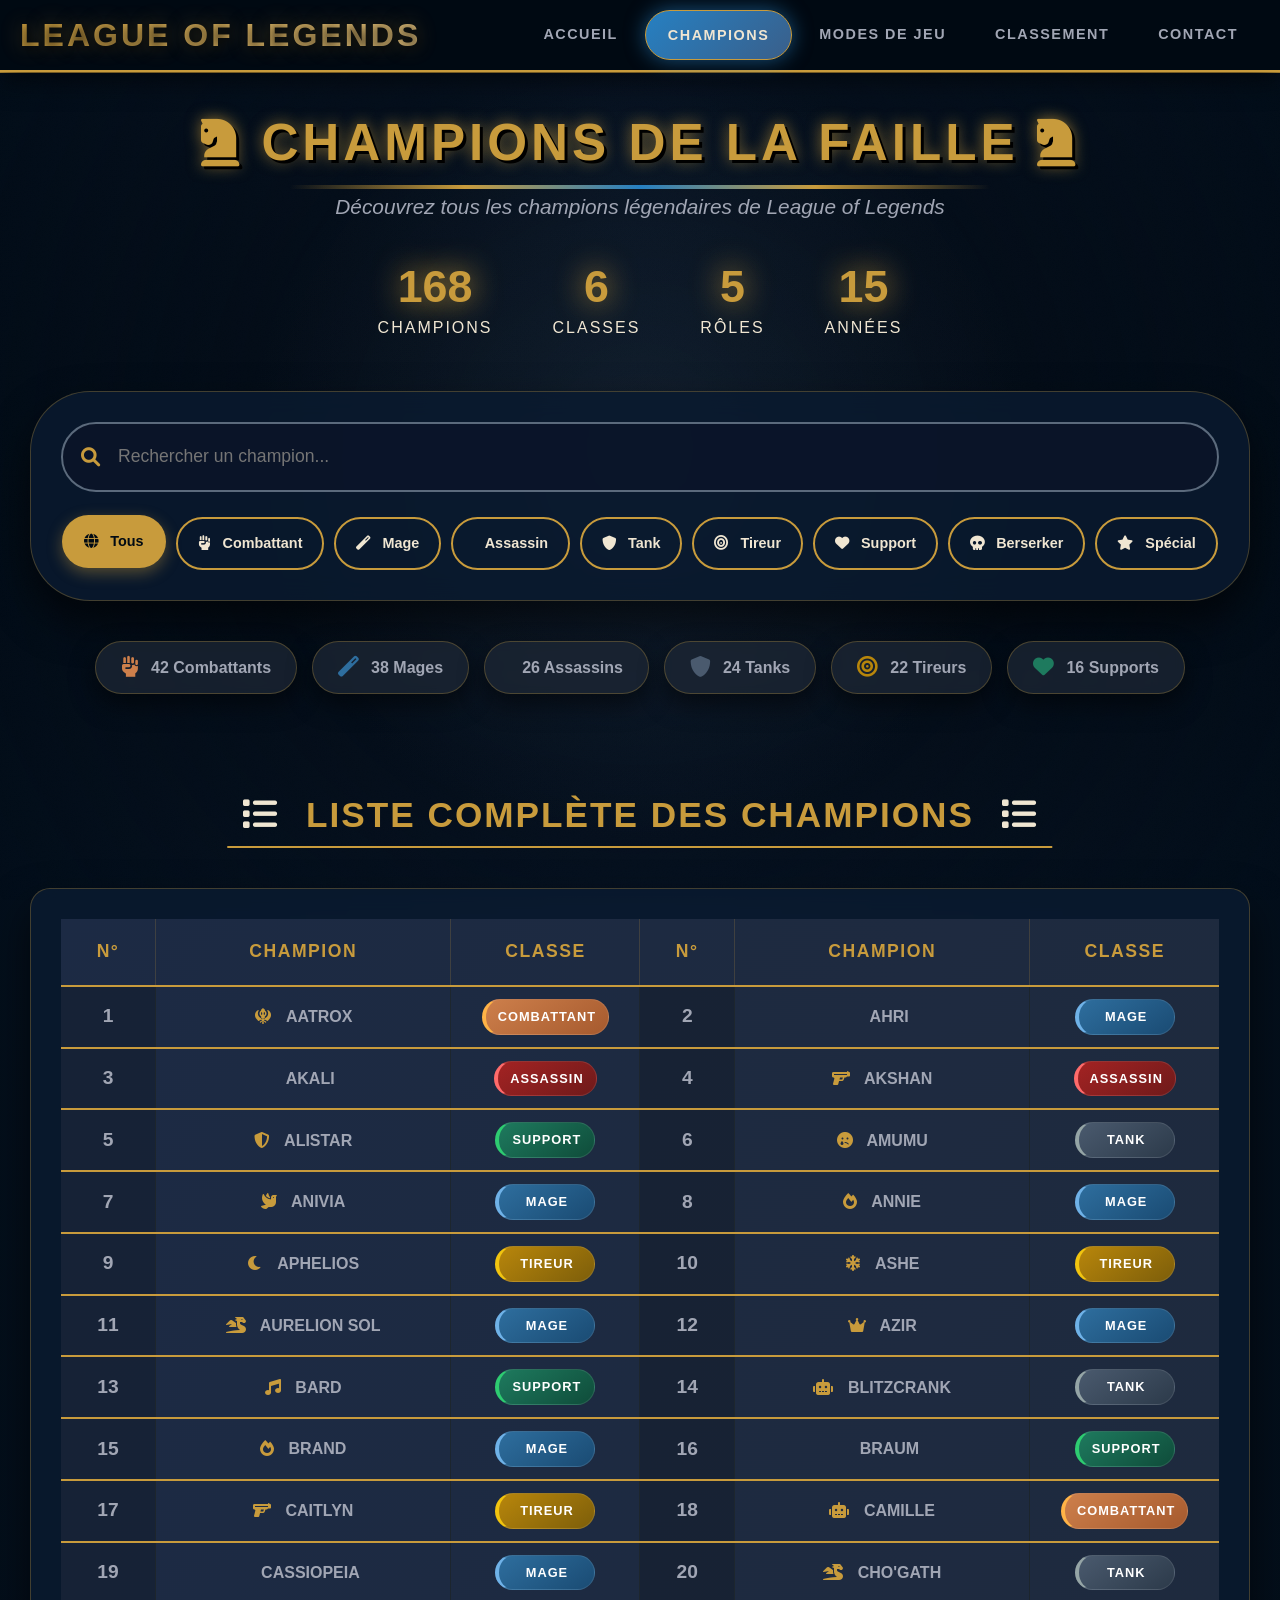
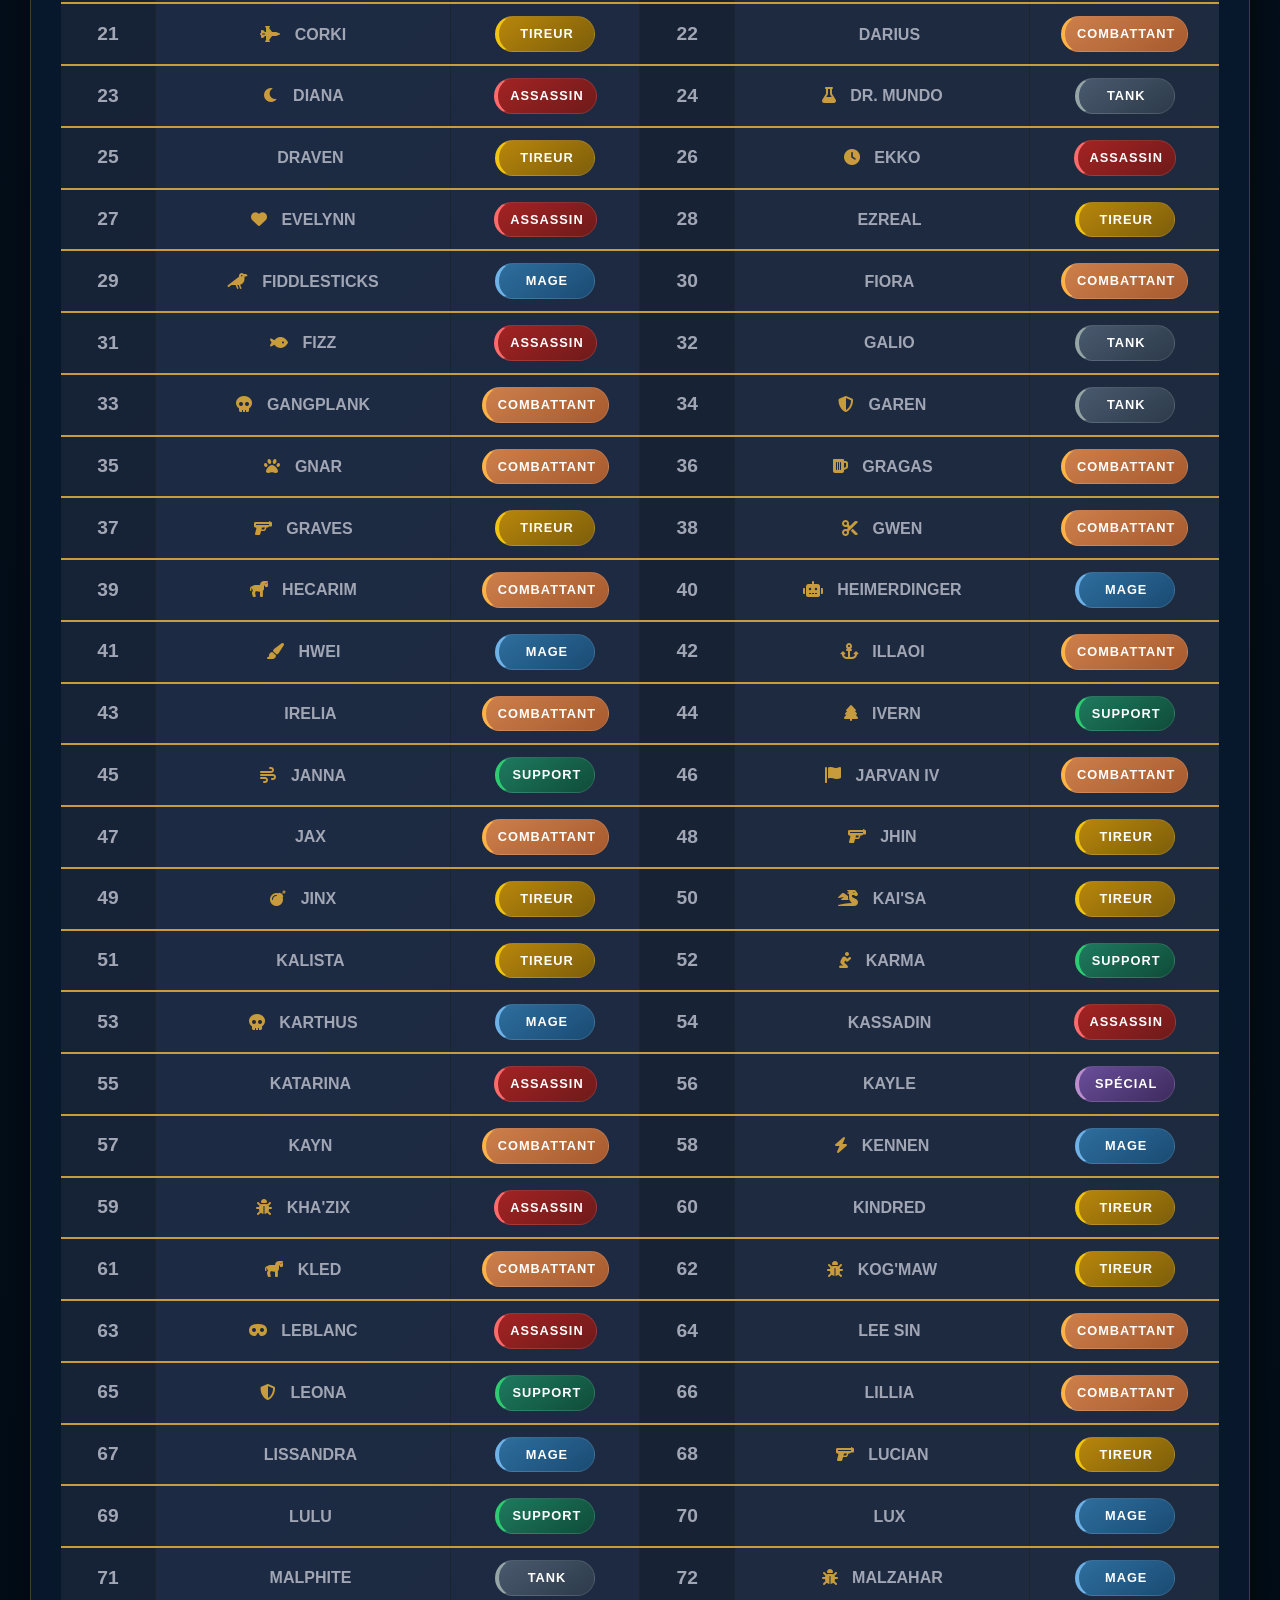
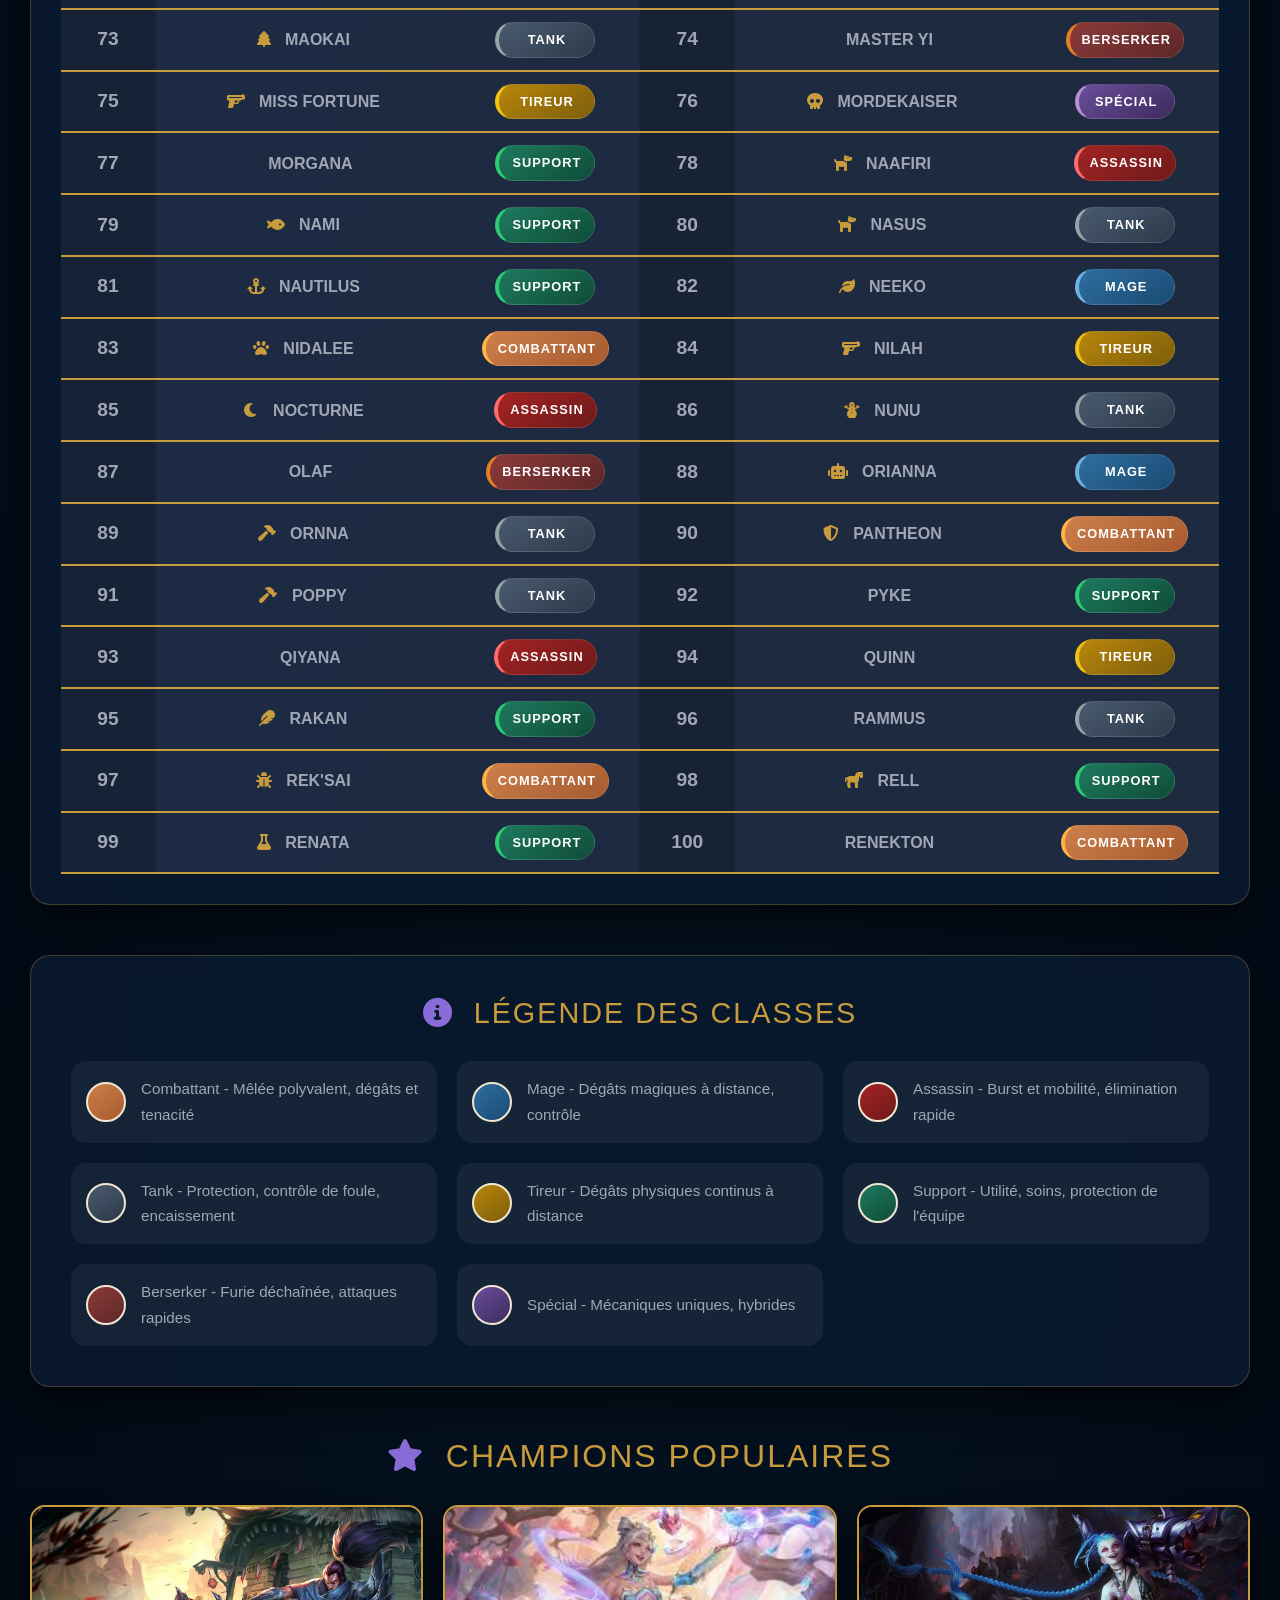
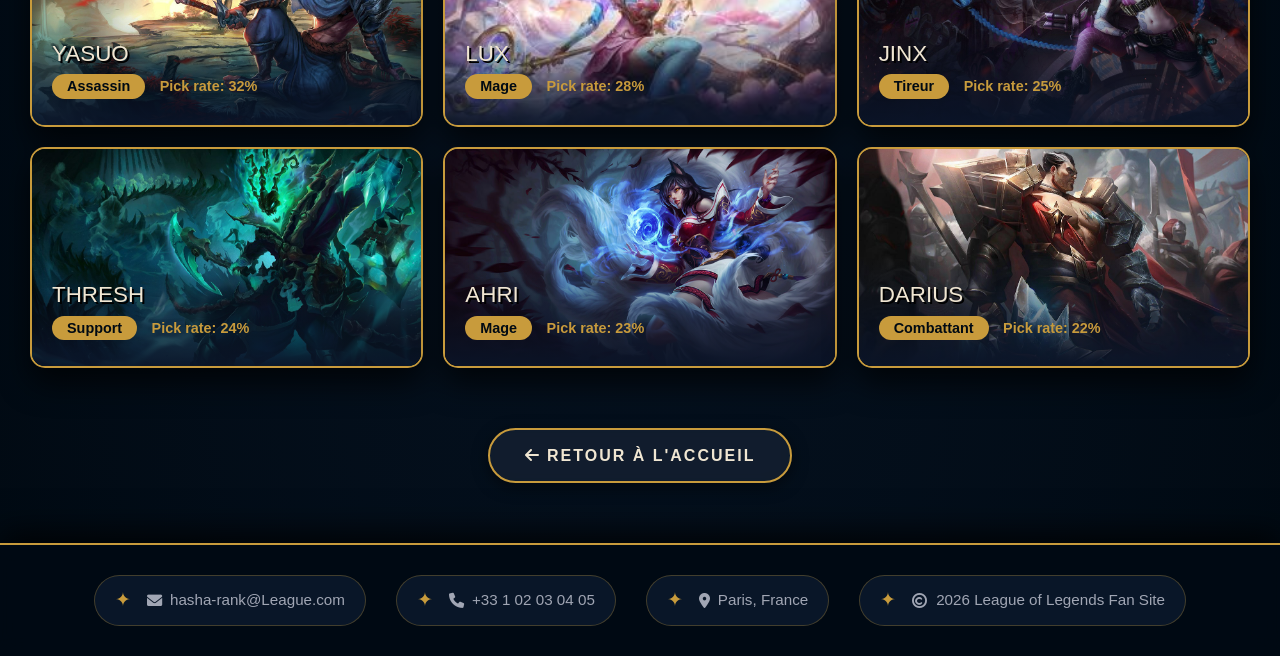
<file: code lol/champion.html>
<!DOCTYPE html>
<html lang="fr">
<head>
    <meta charset="UTF-8">
    <meta name="viewport" content="width=device-width, initial-scale=1.0">
    <title>League of Legends - Champions de la Faille</title>
    <link href="https://cdn.jsdelivr.net/npm/bootstrap@5.3.0/dist/css/bootstrap.min.css" rel="stylesheet">
    <link rel="stylesheet" href="https://cdnjs.cloudflare.com/ajax/libs/font-awesome/6.0.0/css/all.min.css">
    <link rel="stylesheet" href="css/style.css">
    <link rel="stylesheet" href="css/champion style.css">
</head>
<body>
    <header>
        <div class="nav-container">
            <div class="logo">LEAGUE OF LEGENDS</div>
            
            <!-- Menu hamburger -->
            <div class="hamburger" id="hamburger">
                <span></span>
                <span></span>
                <span></span>
            </div>

            <!-- Navigation -->
            <nav id="navMenu">
                <ul>
                    <li><button class="nav-btn" onclick="window.location.href='index.html'">ACCUEIL</button></li>
                    <li><button class="nav-btn active" onclick="window.location.href='champion index.html'">CHAMPIONS</button></li>
                    <li><button class="nav-btn" onclick="window.location.href='mode index.html'">MODES DE JEU</button></li>
                    <li><button class="nav-btn" onclick="window.location.href='e-rank index.html'">CLASSEMENT</button></li>
                    <li><button class="nav-btn" onclick="window.location.href='contact index.html'">CONTACT</button></li>
                </ul>
            </nav>
        </div>
    </header>

    <!-- Overlay pour mobile -->
    <div class="menu-overlay" id="menuOverlay"></div>

    <!-- banniere pour mobile -->
    <div class="banner-left">
        <div class="banner-content">
            <img src="image lol/Ahri lol.jpg" alt="Ahri">
            <img src="image lol/Yasuo lol.jpg" alt="Yasuo">
            <img src="image lol/luxx.jpg" alt="Lux">
            <img src="image lol/Kayn_15.webp" alt="Kayn">
            <img src="image lol/MasterYi_42.jpg" alt="Maitre yi">
        </div>
    </div>

    <div class="banner-right">
        <div class="banner-content">
            <img src="image lol/Darius_65.jpg" alt="Darius">
            <img src="image lol/Thresh lol.jpg" alt="Thresh">
            <img src="image lol/Zed_69.jpg" alt="Zed">
            <img src="image lol/zenin.png" alt="Zenin">
            <img src="image lol/Ekko_46.jpg" alt="ekko">
        </div>
    </div>

    <main class="main-centered">
        <!-- En-tête de page avec statistiques -->
        <div class="page-header">
            <h1>
                <i class="fas fa-chess-knight"></i> 
                CHAMPIONS DE LA FAILLE 
                <i class="fas fa-chess-knight"></i>
            </h1>
            <p class="subtitle">Découvrez tous les champions légendaires de League of Legends</p>
            
            <div class="stats-container">
                <div class="stat-item">
                    <span class="stat-value">168</span>
                    <span class="stat-label">Champions</span>
                </div>
                <div class="stat-item">
                    <span class="stat-value">6</span>
                    <span class="stat-label">Classes</span>
                </div>
                <div class="stat-item">
                    <span class="stat-value">5</span>
                    <span class="stat-label">Rôles</span>
                </div>
                <div class="stat-item">
                    <span class="stat-value">15</span>
                    <span class="stat-label">Années</span>
                </div>
            </div>
        </div>

        <!-- Barre de recherche et filtres -->
        <div class="filters-section">
            <div class="search-box">
                <i class="fas fa-search"></i>
                <input type="text" id="championSearch" placeholder="Rechercher un champion...">
            </div>

            <div class="role-filters">
                <button class="role-filter active" data-filter="all">
                    <i class="fas fa-globe"></i> Tous
                </button>
                <button class="role-filter" data-filter="fighter">
                    <i class="fas fa-fist-raised"></i> Combattant
                </button>
                <button class="role-filter" data-filter="mage">
                    <i class="fas fa-magic"></i> Mage
                </button>
                <button class="role-filter" data-filter="assassin">
                    <i class="fas fa-dagger"></i> Assassin
                </button>
                <button class="role-filter" data-filter="tank">
                    <i class="fas fa-shield-alt"></i> Tank
                </button>
                <button class="role-filter" data-filter="marksman">
                    <i class="fas fa-bullseye"></i> Tireur
                </button>
                <button class="role-filter" data-filter="support">
                    <i class="fas fa-heart"></i> Support
                </button>
                <button class="role-filter" data-filter="berserker">
                    <i class="fas fa-skull"></i> Berserker
                </button>
                <button class="role-filter" data-filter="special">
                    <i class="fas fa-star"></i> Spécial
                </button>
            </div>
        </div>

        <!-- Quick stats -->
        <div class="quick-stats">
            <div class="quick-stat-card">
                <i class="fas fa-fist-raised" style="color: #CD7F4B;"></i>
                <span>42 Combattants</span>
            </div>
            <div class="quick-stat-card">
                <i class="fas fa-magic" style="color: #2E6E9E;"></i>
                <span>38 Mages</span>
            </div>
            <div class="quick-stat-card">
                <i class="fas fa-dagger" style="color: #A32323;"></i>
                <span>26 Assassins</span>
            </div>
            <div class="quick-stat-card">
                <i class="fas fa-shield-alt" style="color: #4A5A6E;"></i>
                <span>24 Tanks</span>
            </div>
            <div class="quick-stat-card">
                <i class="fas fa-bullseye" style="color: #B8860B;"></i>
                <span>22 Tireurs</span>
            </div>
            <div class="quick-stat-card">
                <i class="fas fa-heart" style="color: #1E7A5E;"></i>
                <span>16 Supports</span>
            </div>
        </div>

        <!-- Titre de section -->
        <h2 class="section-title">
            <i class="fas fa-list"></i>
            LISTE COMPLÈTE DES CHAMPIONS
            <i class="fas fa-list"></i>
        </h2>

        <!-- Tableau des champions (contenu existant) -->
        <div class="table-wrapper">
            <table class="champions-table" id="championTable">
                <thead>
                    <tr>
                        <th>N°</th>
                        <th>CHAMPION</th>
                        <th>CLASSE</th>
                        <th>N°</th>
                        <th>CHAMPION</th>
                        <th>CLASSE</th>
                    </tr>
                    <!-- Ligne 1-2 -->
                    <tr>
                        <td class="number">1</td>
                        <td class="champion-name"><i class="fas fa-khanda"></i> AATROX</td>
                        <td><span class="role-badge fighter">Combattant</span></td>
                        <td class="number">2</td>
                        <td class="champion-name"><i class="fas fa-fox"></i> AHRI</td>
                        <td><span class="role-badge mage">Mage</span></td>
                    </tr>
                    <!-- Ligne 3-4 -->
                    <tr>
                        <td class="number">3</td>
                        <td class="champion-name"><i class="fas fa-dagger"></i> AKALI</td>
                        <td><span class="role-badge assassin">Assassin</span></td>
                        <td class="number">4</td>
                        <td class="champion-name"><i class="fas fa-gun"></i> AKSHAN</td>
                        <td><span class="role-badge assassin">Assassin</span></td>
                    </tr>
                    <!-- Ligne 5-6 -->
                    <tr>
                        <td class="number">5</td>
                        <td class="champion-name"><i class="fas fa-shield"></i> ALISTAR</td>
                        <td><span class="role-badge support">Support</span></td>
                        <td class="number">6</td>
                        <td class="champion-name"><i class="fas fa-sad-tear"></i> AMUMU</td>
                        <td><span class="role-badge tank">Tank</span></td>
                    </tr>
                    <!-- Ligne 7-8 -->
                    <tr>
                        <td class="number">7</td>
                        <td class="champion-name"><i class="fas fa-dove"></i> ANIVIA</td>
                        <td><span class="role-badge mage">Mage</span></td>
                        <td class="number">8</td>
                        <td class="champion-name"><i class="fas fa-fire"></i> ANNIE</td>
                        <td><span class="role-badge mage">Mage</span></td>
                    </tr>
                    <!-- Ligne 9-10 -->
                    <tr>
                        <td class="number">9</td>
                        <td class="champion-name"><i class="fas fa-moon"></i> APHELIOS</td>
                        <td><span class="role-badge marksman">Tireur</span></td>
                        <td class="number">10</td>
                        <td class="champion-name"><i class="fas fa-snowflake"></i> ASHE</td>
                        <td><span class="role-badge marksman">Tireur</span></td>
                    </tr>
                    <!-- Ligne 11-12 -->
                    <tr>
                        <td class="number">11</td>
                        <td class="champion-name"><i class="fas fa-dragon"></i> AURELION SOL</td>
                        <td><span class="role-badge mage">Mage</span></td>
                        <td class="number">12</td>
                        <td class="champion-name"><i class="fas fa-crown"></i> AZIR</td>
                        <td><span class="role-badge mage">Mage</span></td>
                    </tr>
                    <!-- Ligne 13-14 -->
                    <tr>
                        <td class="number">13</td>
                        <td class="champion-name"><i class="fas fa-music"></i> BARD</td>
                        <td><span class="role-badge support">Support</span></td>
                        <td class="number">14</td>
                        <td class="champion-name"><i class="fas fa-robot"></i> BLITZCRANK</td>
                        <td><span class="role-badge tank">Tank</span></td>
                    </tr>
                    <!-- Ligne 15-16 -->
                    <tr>
                        <td class="number">15</td>
                        <td class="champion-name"><i class="fas fa-fire"></i> BRAND</td>
                        <td><span class="role-badge mage">Mage</span></td>
                        <td class="number">16</td>
                        <td class="champion-name"><i class="fas fa-ice"></i> BRAUM</td>
                        <td><span class="role-badge support">Support</span></td>
                    </tr>
                    <!-- Ligne 17-18 -->
                    <tr>
                        <td class="number">17</td>
                        <td class="champion-name"><i class="fas fa-gun"></i> CAITLYN</td>
                        <td><span class="role-badge marksman">Tireur</span></td>
                        <td class="number">18</td>
                        <td class="champion-name"><i class="fas fa-robot"></i> CAMILLE</td>
                        <td><span class="role-badge fighter">Combattant</span></td>
                    </tr>
                    <!-- Ligne 19-20 -->
                    <tr>
                        <td class="number">19</td>
                        <td class="champion-name"><i class="fas fa-snake"></i> CASSIOPEIA</td>
                        <td><span class="role-badge mage">Mage</span></td>
                        <td class="number">20</td>
                        <td class="champion-name"><i class="fas fa-dragon"></i> CHO'GATH</td>
                        <td><span class="role-badge tank">Tank</span></td>
                    </tr>
                    <!-- Ligne 21-22 -->
                    <tr>
                        <td class="number">21</td>
                        <td class="champion-name"><i class="fas fa-fighter-jet"></i> CORKI</td>
                        <td><span class="role-badge marksman">Tireur</span></td>
                        <td class="number">22</td>
                        <td class="champion-name"><i class="fas fa-axe"></i> DARIUS</td>
                        <td><span class="role-badge fighter">Combattant</span></td>
                    </tr>
                    <!-- Ligne 23-24 -->
                    <tr>
                        <td class="number">23</td>
                        <td class="champion-name"><i class="fas fa-moon"></i> DIANA</td>
                        <td><span class="role-badge assassin">Assassin</span></td>
                        <td class="number">24</td>
                        <td class="champion-name"><i class="fas fa-flask"></i> DR. MUNDO</td>
                        <td><span class="role-badge tank">Tank</span></td>
                    </tr>
                    <!-- Ligne 25-26 -->
                    <tr>
                        <td class="number">25</td>
                        <td class="champion-name"><i class="fas fa-axe"></i> DRAVEN</td>
                        <td><span class="role-badge marksman">Tireur</span></td>
                        <td class="number">26</td>
                        <td class="champion-name"><i class="fas fa-clock"></i> EKKO</td>
                        <td><span class="role-badge assassin">Assassin</span></td>
                    </tr>
                    <!-- Ligne 27-28 -->
                    <tr>
                        <td class="number">27</td>
                        <td class="champion-name"><i class="fas fa-heart"></i> EVELYNN</td>
                        <td><span class="role-badge assassin">Assassin</span></td>
                        <td class="number">28</td>
                        <td class="champion-name"><i class="fas fa-bow-arrow"></i> EZREAL</td>
                        <td><span class="role-badge marksman">Tireur</span></td>
                    </tr>
                    <!-- Ligne 29-30 -->
                    <tr>
                        <td class="number">29</td>
                        <td class="champion-name"><i class="fas fa-crow"></i> FIDDLESTICKS</td>
                        <td><span class="role-badge mage">Mage</span></td>
                        <td class="number">30</td>
                        <td class="champion-name"><i class="fas fa-sword"></i> FIORA</td>
                        <td><span class="role-badge fighter">Combattant</span></td>
                    </tr>
                    <!-- Ligne 31-32 -->
                    <tr>
                        <td class="number">31</td>
                        <td class="champion-name"><i class="fas fa-fish"></i> FIZZ</td>
                        <td><span class="role-badge assassin">Assassin</span></td>
                        <td class="number">32</td>
                        <td class="champion-name"><i class="fas fa-gargoyle"></i> GALIO</td>
                        <td><span class="role-badge tank">Tank</span></td>
                    </tr>
                    <!-- Ligne 33-34 -->
                    <tr>
                        <td class="number">33</td>
                        <td class="champion-name"><i class="fas fa-skull"></i> GANGPLANK</td>
                        <td><span class="role-badge fighter">Combattant</span></td>
                        <td class="number">34</td>
                        <td class="champion-name"><i class="fas fa-shield"></i> GAREN</td>
                        <td><span class="role-badge tank">Tank</span></td>
                    </tr>
                    <!-- Ligne 35-36 -->
                    <tr>
                        <td class="number">35</td>
                        <td class="champion-name"><i class="fas fa-paw"></i> GNAR</td>
                        <td><span class="role-badge fighter">Combattant</span></td>
                        <td class="number">36</td>
                        <td class="champion-name"><i class="fas fa-beer"></i> GRAGAS</td>
                        <td><span class="role-badge fighter">Combattant</span></td>
                    </tr>
                    <!-- Ligne 37-38 -->
                    <tr>
                        <td class="number">37</td>
                        <td class="champion-name"><i class="fas fa-gun"></i> GRAVES</td>
                        <td><span class="role-badge marksman">Tireur</span></td>
                        <td class="number">38</td>
                        <td class="champion-name"><i class="fas fa-cut"></i> GWEN</td>
                        <td><span class="role-badge fighter">Combattant</span></td>
                    </tr>
                    <!-- Ligne 39-40 -->
                    <tr>
                        <td class="number">39</td>
                        <td class="champion-name"><i class="fas fa-horse"></i> HECARIM</td>
                        <td><span class="role-badge fighter">Combattant</span></td>
                        <td class="number">40</td>
                        <td class="champion-name"><i class="fas fa-robot"></i> HEIMERDINGER</td>
                        <td><span class="role-badge mage">Mage</span></td>
                    </tr>
                    <!-- Ligne 41-42 -->
                    <tr>
                        <td class="number">41</td>
                        <td class="champion-name"><i class="fas fa-paint-brush"></i> HWEI</td>
                        <td><span class="role-badge mage">Mage</span></td>
                        <td class="number">42</td>
                        <td class="champion-name"><i class="fas fa-anchor"></i> ILLAOI</td>
                        <td><span class="role-badge fighter">Combattant</span></td>
                    </tr>
                    <!-- Ligne 43-44 -->
                    <tr>
                        <td class="number">43</td>
                        <td class="champion-name"><i class="fas fa-sword"></i> IRELIA</td>
                        <td><span class="role-badge fighter">Combattant</span></td>
                        <td class="number">44</td>
                        <td class="champion-name"><i class="fas fa-tree"></i> IVERN</td>
                        <td><span class="role-badge support">Support</span></td>
                    </tr>
                    <!-- Ligne 45-46 -->
                    <tr>
                        <td class="number">45</td>
                        <td class="champion-name"><i class="fas fa-wind"></i> JANNA</td>
                        <td><span class="role-badge support">Support</span></td>
                        <td class="number">46</td>
                        <td class="champion-name"><i class="fas fa-flag"></i> JARVAN IV</td>
                        <td><span class="role-badge fighter">Combattant</span></td>
                    </tr>
                    <!-- Ligne 47-48 -->
                    <tr>
                        <td class="number">47</td>
                        <td class="champion-name"><i class="fas fa-lamp"></i> JAX</td>
                        <td><span class="role-badge fighter">Combattant</span></td>
                        <td class="number">48</td>
                        <td class="champion-name"><i class="fas fa-gun"></i> JHIN</td>
                        <td><span class="role-badge marksman">Tireur</span></td>
                    </tr>
                    <!-- Ligne 49-50 -->
                    <tr>
                        <td class="number">49</td>
                        <td class="champion-name"><i class="fas fa-bomb"></i> JINX</td>
                        <td><span class="role-badge marksman">Tireur</span></td>
                        <td class="number">50</td>
                        <td class="champion-name"><i class="fas fa-dragon"></i> KAI'SA</td>
                        <td><span class="role-badge marksman">Tireur</span></td>
                    </tr>
                    <!-- Ligne 51-52 -->
                    <tr>
                        <td class="number">51</td>
                        <td class="champion-name"><i class="fas fa-spear"></i> KALISTA</td>
                        <td><span class="role-badge marksman">Tireur</span></td>
                        <td class="number">52</td>
                        <td class="champion-name"><i class="fas fa-pray"></i> KARMA</td>
                        <td><span class="role-badge support">Support</span></td>
                    </tr>
                    <!-- Ligne 53-54 -->
                    <tr>
                        <td class="number">53</td>
                        <td class="champion-name"><i class="fas fa-skull"></i> KARTHUS</td>
                        <td><span class="role-badge mage">Mage</span></td>
                        <td class="number">54</td>
                        <td class="champion-name"><i class="fas fa-dagger"></i> KASSADIN</td>
                        <td><span class="role-badge assassin">Assassin</span></td>
                    </tr>
                    <!-- Ligne 55-56 -->
                    <tr>
                        <td class="number">55</td>
                        <td class="champion-name"><i class="fas fa-dagger"></i> KATARINA</td>
                        <td><span class="role-badge assassin">Assassin</span></td>
                        <td class="number">56</td>
                        <td class="champion-name"><i class="fas fa-angel"></i> KAYLE</td>
                        <td><span class="role-badge special">Spécial</span></td>
                    </tr>
                    <!-- Ligne 57-58 -->
                    <tr>
                        <td class="number">57</td>
                        <td class="champion-name"><i class="fas fa-scythe"></i> KAYN</td>
                        <td><span class="role-badge fighter">Combattant</span></td>
                        <td class="number">58</td>
                        <td class="champion-name"><i class="fas fa-bolt"></i> KENNEN</td>
                        <td><span class="role-badge mage">Mage</span></td>
                    </tr>
                    <!-- Ligne 59-60 -->
                    <tr>
                        <td class="number">59</td>
                        <td class="champion-name"><i class="fas fa-bug"></i> KHA'ZIX</td>
                        <td><span class="role-badge assassin">Assassin</span></td>
                        <td class="number">60</td>
                        <td class="champion-name"><i class="fas fa-wolf"></i> KINDRED</td>
                        <td><span class="role-badge marksman">Tireur</span></td>
                    </tr>
                    <!-- Ligne 61-62 -->
                    <tr>
                        <td class="number">61</td>
                        <td class="champion-name"><i class="fas fa-horse"></i> KLED</td>
                        <td><span class="role-badge fighter">Combattant</span></td>
                        <td class="number">62</td>
                        <td class="champion-name"><i class="fas fa-bug"></i> KOG'MAW</td>
                        <td><span class="role-badge marksman">Tireur</span></td>
                    </tr>
                    <!-- Ligne 63-64 -->
                    <tr>
                        <td class="number">63</td>
                        <td class="champion-name"><i class="fas fa-mask"></i> LEBLANC</td>
                        <td><span class="role-badge assassin">Assassin</span></td>
                        <td class="number">64</td>
                        <td class="champion-name"><i class="fas fa-fist"></i> LEE SIN</td>
                        <td><span class="role-badge fighter">Combattant</span></td>
                    </tr>
                    <!-- Ligne 65-66 -->
                    <tr>
                        <td class="number">65</td>
                        <td class="champion-name"><i class="fas fa-shield"></i> LEONA</td>
                        <td><span class="role-badge support">Support</span></td>
                        <td class="number">66</td>
                        <td class="champion-name"><i class="fas fa-deer"></i> LILLIA</td>
                        <td><span class="role-badge fighter">Combattant</span></td>
                    </tr>
                    <!-- Ligne 67-68 -->
                    <tr>
                        <td class="number">67</td>
                        <td class="champion-name"><i class="fas fa-ice"></i> LISSANDRA</td>
                        <td><span class="role-badge mage">Mage</span></td>
                        <td class="number">68</td>
                        <td class="champion-name"><i class="fas fa-gun"></i> LUCIAN</td>
                        <td><span class="role-badge marksman">Tireur</span></td>
                    </tr>
                    <!-- Ligne 69-70 -->
                    <tr>
                        <td class="number">69</td>
                        <td class="champion-name"><i class="fas fa-fairy"></i> LULU</td>
                        <td><span class="role-badge support">Support</span></td>
                        <td class="number">70</td>
                        <td class="champion-name"><i class="fas fa-light"></i> LUX</td>
                        <td><span class="role-badge mage">Mage</span></td>
                    </tr>
                    <!-- Ligne 71-72 -->
                    <tr>
                        <td class="number">71</td>
                        <td class="champion-name"><i class="fas fa-rock"></i> MALPHITE</td>
                        <td><span class="role-badge tank">Tank</span></td>
                        <td class="number">72</td>
                        <td class="champion-name"><i class="fas fa-bug"></i> MALZAHAR</td>
                        <td><span class="role-badge mage">Mage</span></td>
                    </tr>
                    <!-- Ligne 73-74 -->
                    <tr>
                        <td class="number">73</td>
                        <td class="champion-name"><i class="fas fa-tree"></i> MAOKAI</td>
                        <td><span class="role-badge tank">Tank</span></td>
                        <td class="number">74</td>
                        <td class="champion-name"><i class="fas fa-sword"></i> MASTER YI</td>
                        <td><span class="role-badge berserker">Berserker</span></td>
                    </tr>
                    <!-- Ligne 75-76 -->
                    <tr>
                        <td class="number">75</td>
                        <td class="champion-name"><i class="fas fa-gun"></i> MISS FORTUNE</td>
                        <td><span class="role-badge marksman">Tireur</span></td>
                        <td class="number">76</td>
                        <td class="champion-name"><i class="fas fa-skull"></i> MORDEKAISER</td>
                        <td><span class="role-badge special">Spécial</span></td>
                    </tr>
                    <!-- Ligne 77-78 -->
                    <tr>
                        <td class="number">77</td>
                        <td class="champion-name"><i class="fas fa-angel"></i> MORGANA</td>
                        <td><span class="role-badge support">Support</span></td>
                        <td class="number">78</td>
                        <td class="champion-name"><i class="fas fa-dog"></i> NAAFIRI</td>
                        <td><span class="role-badge assassin">Assassin</span></td>
                    </tr>
                    <!-- Ligne 79-80 -->
                    <tr>
                        <td class="number">79</td>
                        <td class="champion-name"><i class="fas fa-fish"></i> NAMI</td>
                        <td><span class="role-badge support">Support</span></td>
                        <td class="number">80</td>
                        <td class="champion-name"><i class="fas fa-dog"></i> NASUS</td>
                        <td><span class="role-badge tank">Tank</span></td>
                    </tr>
                    <!-- Ligne 81-82 -->
                    <tr>
                        <td class="number">81</td>
                        <td class="champion-name"><i class="fas fa-anchor"></i> NAUTILUS</td>
                        <td><span class="role-badge support">Support</span></td>
                        <td class="number">82</td>
                        <td class="champion-name"><i class="fas fa-leaf"></i> NEEKO</td>
                        <td><span class="role-badge mage">Mage</span></td>
                    </tr>
                    <!-- Ligne 83-84 -->
                    <tr>
                        <td class="number">83</td>
                        <td class="champion-name"><i class="fas fa-paw"></i> NIDALEE</td>
                        <td><span class="role-badge fighter">Combattant</span></td>
                        <td class="number">84</td>
                        <td class="champion-name"><i class="fas fa-gun"></i> NILAH</td>
                        <td><span class="role-badge marksman">Tireur</span></td>
                    </tr>
                    <!-- Ligne 85-86 -->
                    <tr>
                        <td class="number">85</td>
                        <td class="champion-name"><i class="fas fa-moon"></i> NOCTURNE</td>
                        <td><span class="role-badge assassin">Assassin</span></td>
                        <td class="number">86</td>
                        <td class="champion-name"><i class="fas fa-snowman"></i> NUNU</td>
                        <td><span class="role-badge tank">Tank</span></td>
                    </tr>
                    <!-- Ligne 87-88 -->
                    <tr>
                        <td class="number">87</td>
                        <td class="champion-name"><i class="fas fa-axe"></i> OLAF</td>
                        <td><span class="role-badge berserker">Berserker</span></td>
                        <td class="number">88</td>
                        <td class="champion-name"><i class="fas fa-robot"></i> ORIANNA</td>
                        <td><span class="role-badge mage">Mage</span></td>
                    </tr>
                    <!-- Ligne 89-90 -->
                    <tr>
                        <td class="number">89</td>
                        <td class="champion-name"><i class="fas fa-hammer"></i> ORNNA</td>
                        <td><span class="role-badge tank">Tank</span></td>
                        <td class="number">90</td>
                        <td class="champion-name"><i class="fas fa-shield"></i> PANTHEON</td>
                        <td><span class="role-badge fighter">Combattant</span></td>
                    </tr>
                    <!-- Ligne 91-92 -->
                    <tr>
                        <td class="number">91</td>
                        <td class="champion-name"><i class="fas fa-hammer"></i> POPPY</td>
                        <td><span class="role-badge tank">Tank</span></td>
                        <td class="number">92</td>
                        <td class="champion-name"><i class="fas fa-hook"></i> PYKE</td>
                        <td><span class="role-badge support">Support</span></td>
                    </tr>
                    <!-- Ligne 93-94 -->
                    <tr>
                        <td class="number">93</td>
                        <td class="champion-name"><i class="fas fa-dagger"></i> QIYANA</td>
                        <td><span class="role-badge assassin">Assassin</span></td>
                        <td class="number">94</td>
                        <td class="champion-name"><i class="fas fa-eagle"></i> QUINN</td>
                        <td><span class="role-badge marksman">Tireur</span></td>
                    </tr>
                    <!-- Ligne 95-96 -->
                    <tr>
                        <td class="number">95</td>
                        <td class="champion-name"><i class="fas fa-feather"></i> RAKAN</td>
                        <td><span class="role-badge support">Support</span></td>
                        <td class="number">96</td>
                        <td class="champion-name"><i class="fas fa-armadillo"></i> RAMMUS</td>
                        <td><span class="role-badge tank">Tank</span></td>
                    </tr>
                    <!-- Ligne 97-98 -->
                    <tr>
                        <td class="number">97</td>
                        <td class="champion-name"><i class="fas fa-bug"></i> REK'SAI</td>
                        <td><span class="role-badge fighter">Combattant</span></td>
                        <td class="number">98</td>
                        <td class="champion-name"><i class="fas fa-horse"></i> RELL</td>
                        <td><span class="role-badge support">Support</span></td>
                    </tr>
                    <!-- Ligne 99-100 -->
                    <tr>
                        <td class="number">99</td>
                        <td class="champion-name"><i class="fas fa-flask"></i> RENATA</td>
                        <td><span class="role-badge support">Support</span></td>
                        <td class="number">100</td>
                        <td class="champion-name"><i class="fas fa-crocodile"></i> RENEKTON</td>
                        <td><span class="role-badge fighter">Combattant</span></td>
                    </tr>
                </tbody>
            </table>
        </div>
                </thead>
                <tbody>
                    <!-- Votre tableau existant avec tous les champions -->
                    <!-- ... (contenu inchangé) ... -->
                </tbody>
            </table>
        </div>




        

        <!-- Légende des classes -->
        <div class="legend-section">
            <h3><i class="fas fa-info-circle"></i> LÉGENDE DES CLASSES</h3>
            <div class="legend-grid">
                <div class="legend-card">
                    <span class="legend-color fighter"></span>
                    <span class="legend-text">Combattant - Mêlée polyvalent, dégâts et tenacité</span>
                </div>
                <div class="legend-card">
                    <span class="legend-color mage"></span>
                    <span class="legend-text">Mage - Dégâts magiques à distance, contrôle</span>
                </div>
                <div class="legend-card">
                    <span class="legend-color assassin"></span>
                    <span class="legend-text">Assassin - Burst et mobilité, élimination rapide</span>
                </div>
                <div class="legend-card">
                    <span class="legend-color tank"></span>
                    <span class="legend-text">Tank - Protection, contrôle de foule, encaissement</span>
                </div>
                <div class="legend-card">
                    <span class="legend-color marksman"></span>
                    <span class="legend-text">Tireur - Dégâts physiques continus à distance</span>
                </div>
                <div class="legend-card">
                    <span class="legend-color support"></span>
                    <span class="legend-text">Support - Utilité, soins, protection de l'équipe</span>
                </div>
                <div class="legend-card">
                    <span class="legend-color berserker"></span>
                    <span class="legend-text">Berserker - Furie déchaînée, attaques rapides</span>
                </div>
                <div class="legend-card">
                    <span class="legend-color special"></span>
                    <span class="legend-text">Spécial - Mécaniques uniques, hybrides</span>
                </div>
            </div>
        </div>

        <!-- Champions populaires -->
        <div class="popular-section">
            <h3><i class="fas fa-star"></i> CHAMPIONS POPULAIRES</h3>
            <div class="popular-grid">
                <div class="popular-card">
                    <img src="image lol/Yasuo lol.jpg" alt="Yasuo">
                    <div class="popular-overlay">
                        <h4>YASUO</h4>
                        <span class="badge assassin">Assassin</span>
                        <span class="popular-rate">Pick rate: 32%</span>
                    </div>
                </div>
                <div class="popular-card">
                    <img src="image lol/luxx.jpg" alt="Lux">
                    <div class="popular-overlay">
                        <h4>LUX</h4>
                        <span class="badge mage">Mage</span>
                        <span class="popular-rate">Pick rate: 28%</span>
                    </div>
                </div>
                <div class="popular-card">
                    <img src="image lol/Jinx lol.jpg" alt="Jinx">
                    <div class="popular-overlay">
                        <h4>JINX</h4>
                        <span class="badge marksman">Tireur</span>
                        <span class="popular-rate">Pick rate: 25%</span>
                    </div>
                </div>
                <div class="popular-card">
                    <img src="image lol/Thresh lol.jpg" alt="Thresh">
                    <div class="popular-overlay">
                        <h4>THRESH</h4>
                        <span class="badge support">Support</span>
                        <span class="popular-rate">Pick rate: 24%</span>
                    </div>
                </div>
                <div class="popular-card">
                    <img src="image lol/Ahri lol.jpg" alt="Ahri">
                    <div class="popular-overlay">
                        <h4>AHRI</h4>
                        <span class="badge mage">Mage</span>
                        <span class="popular-rate">Pick rate: 23%</span>
                    </div>
                </div>
                <div class="popular-card">
                    <img src="image lol/Darius_65.jpg" alt="Darius">
                    <div class="popular-overlay">
                        <h4>DARIUS</h4>
                        <span class="badge fighter">Combattant</span>
                        <span class="popular-rate">Pick rate: 22%</span>
                    </div>
                </div>
            </div>
        </div>

        <div class="back-btn-bottom">
            <button class="nav-btn back-nav-btn" onclick="window.location.href='index.html'">
                <i class="fas fa-arrow-left"></i>  RETOUR À L'ACCUEIL
            </button>
        </div>
    </main>


    <!-- les info enbas de la pages-->
    <footer>
        <div class="contact-info">
            <span><i class="fas fa-envelope"></i> hasha-rank@League.com</span>
            <span><i class="fas fa-phone"></i> +33 1 02 03 04 05</span>
            <span><i class="fas fa-map-marker-alt"></i> Paris, France</span>
            <span><i class="far fa-copyright"></i> 2026 League of Legends Fan Site</span>
        </div>
    </footer>

    <script>
        document.addEventListener('DOMContentLoaded', function() {
            const hamburger = document.getElementById('hamburger');
            const navMenu = document.getElementById('navMenu');
            const menuOverlay = document.getElementById('menuOverlay');

            function closeMenu() {
                hamburger.classList.remove('active');
                navMenu.classList.remove('active');
                menuOverlay.classList.remove('active');
                document.body.style.overflow = '';
            }

            function openMenu() {
                hamburger.classList.add('active');
                navMenu.classList.add('active');
                menuOverlay.classList.add('active');
                document.body.style.overflow = 'hidden';
            }

            hamburger.addEventListener('click', function(e) {
                e.stopPropagation();
                if (hamburger.classList.contains('active')) {
                    closeMenu();
                } else {
                    openMenu();
                }
            });

            menuOverlay.addEventListener('click', closeMenu);

            window.addEventListener('resize', function() {
                if (window.innerWidth > 992) {
                    closeMenu();
                }
            });
        });
    </script>

    <script src="https://cdn.jsdelivr.net/npm/bootstrap@5.3.0/dist/js/bootstrap.bundle.min.js"></script>
</body>
</html>
</file>
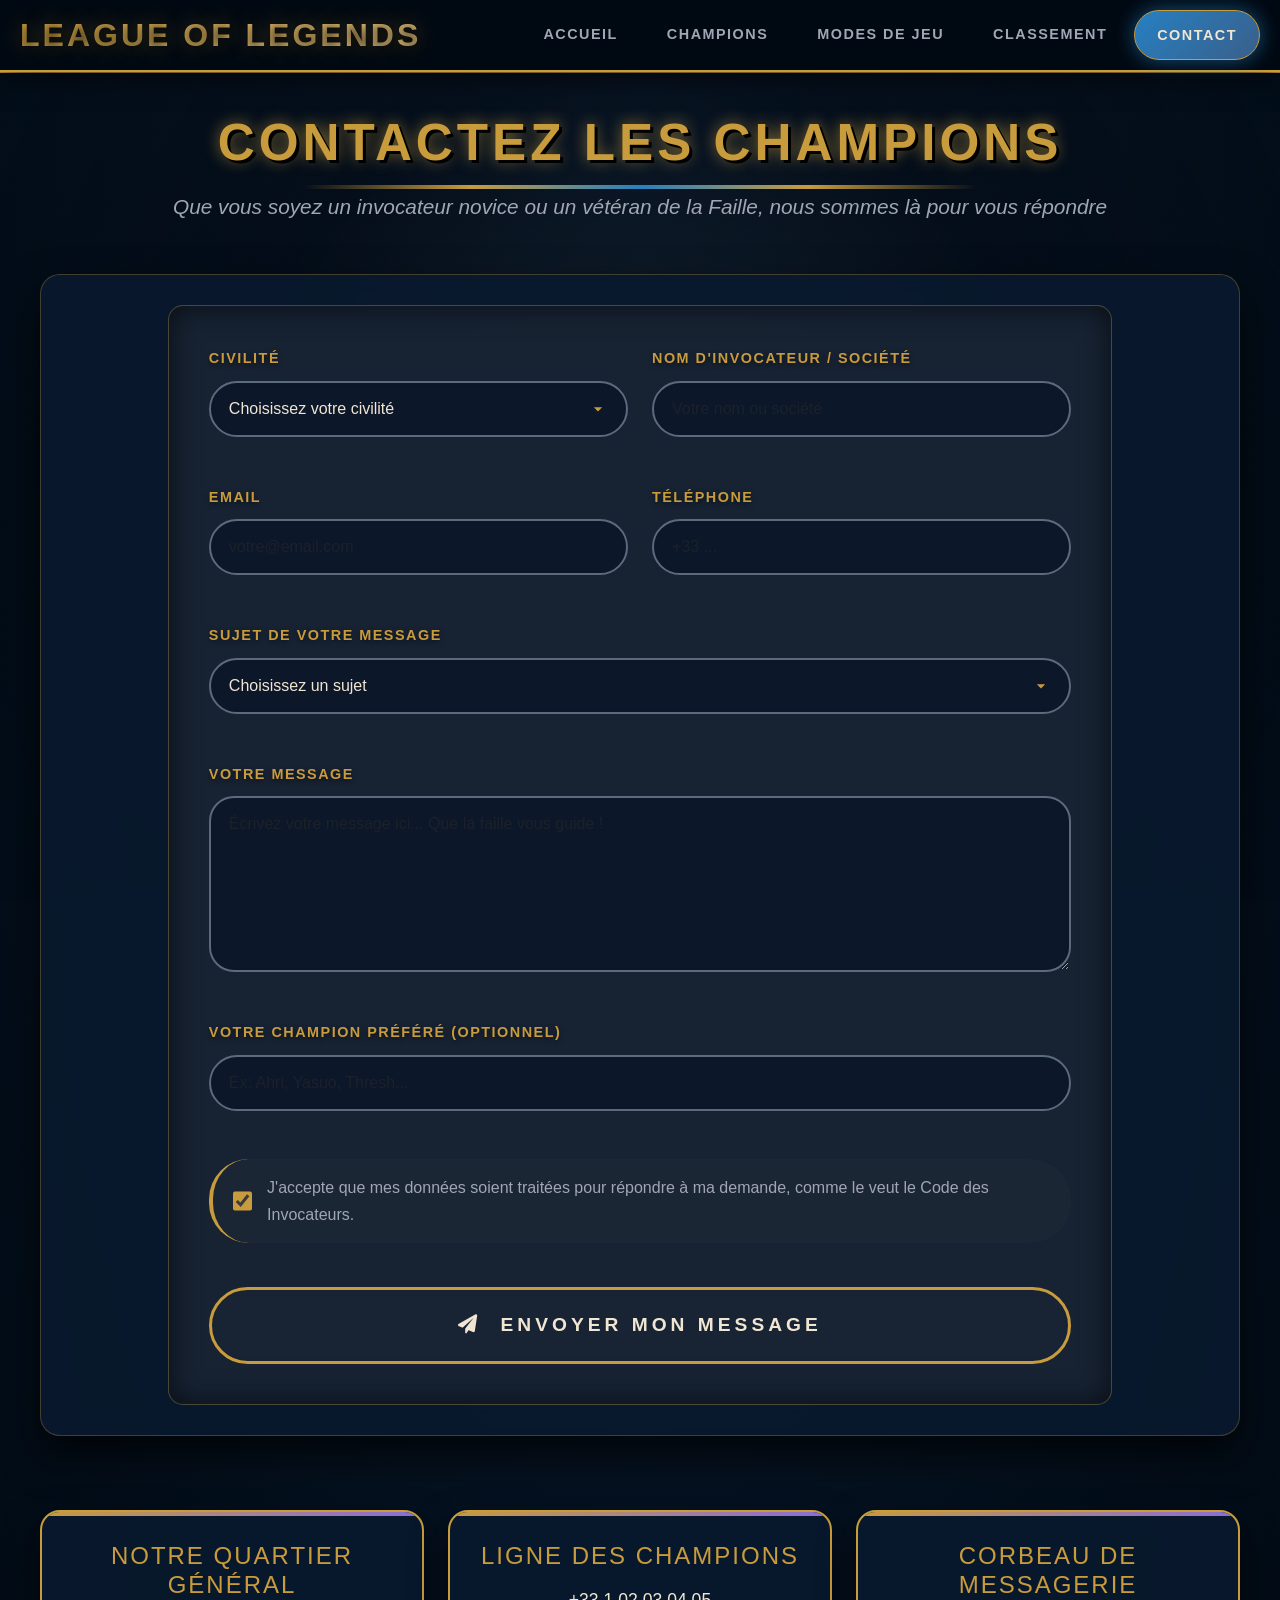
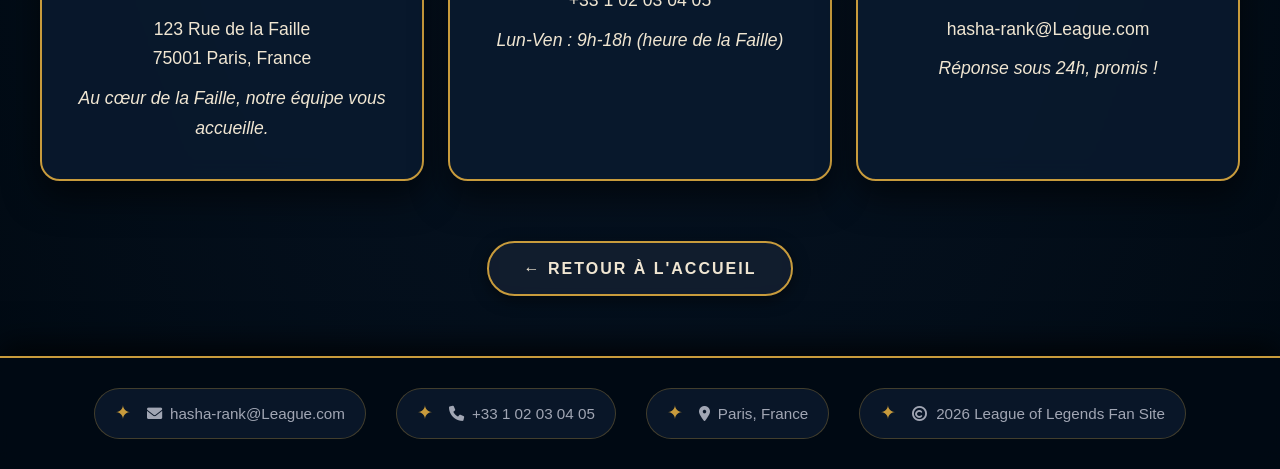
<file: code lol/contact.html>
<!DOCTYPE html>
<html lang="fr">
<head>
    <meta charset="UTF-8">
    <meta name="viewport" content="width=device-width, initial-scale=1.0">
    <title>League of Legends - Contact</title>
    <link href="https://cdn.jsdelivr.net/npm/bootstrap@5.3.0/dist/css/bootstrap.min.css" rel="stylesheet">
    <link rel="stylesheet" href="css/style.css">
    <link rel="stylesheet" href="css/contact style.css">
    <link rel="stylesheet" href="https://cdnjs.cloudflare.com/ajax/libs/font-awesome/6.0.0/css/all.min.css">
</head>
<body>
    <header>
        <div class="nav-container">
            <div class="logo">LEAGUE OF LEGENDS</div>
            
            <!-- Menu hamburger -->
            <div class="hamburger" id="hamburger">
                <span></span>
                <span></span>
                <span></span>
            </div>

            <!-- Navigation -->
            <nav id="navMenu">
                <ul>
                    <li><button class="nav-btn" onclick="window.location.href='index.html'">ACCUEIL</button></li>
                    <li><button class="nav-btn" onclick="window.location.href='champion index.html'">CHAMPIONS</button></li>
                    <li><button class="nav-btn" onclick="window.location.href='mode index.html'">MODES DE JEU</button></li>
                    <li><button class="nav-btn" onclick="window.location.href='e-rank index.html'">CLASSEMENT</button></li>
                    <li><button class="nav-btn active" onclick="window.location.href='contact index.html'">CONTACT</button></li>
                </ul>
            </nav>
        </div>
    </header>

    <!-- Overlay pour mobile -->
    <div class="menu-overlay" id="menuOverlay"></div>
   
    <!-- banniere pour mobile -->
    <div class="banner-left">
        <div class="banner-content">
            <img src="image lol/Ahri lol.jpg" alt="Ahri">
            <img src="image lol/Yasuo lol.jpg" alt="Yasuo">
            <img src="image lol/luxx.jpg" alt="Lux">
            <img src="image lol/Kayn_15.webp" alt="Kayn">
            <img src="image lol/MasterYi_42.jpg" alt="Maitre yi">
        </div>
    </div>

    <div class="banner-right">
        <div class="banner-content">
            <img src="image lol/Darius_65.jpg" alt="Darius">
            <img src="image lol/Thresh lol.jpg" alt="Thresh">
            <img src="image lol/Zed_69.jpg" alt="Zed">
            <img src="image lol/zenin.png" alt="Zenin">
            <img src="image lol/Ekko_46.jpg" alt="ekko">
        </div>
    </div>

    <main class="contact-main">
        <div class="contact-content">
            <div class="page-header">
                <h1>CONTACTEZ LES CHAMPIONS</h1>
                <p>Que vous soyez un invocateur novice ou un vétéran de la Faille, nous sommes là pour vous répondre</p>
            </div>

            <!-- FORMULAIRE -->
            <div class="contact-section">
                <div class="row justify-content-center">
                    <div class="col-lg-10">
                        <div class="contact-form-card">
                            <div class="validation-message" id="validationMessage"></div>
                            
                            <form id="contactForm">
                                <div class="row g-4">
                                    <!-- Civilité -->
                                    <div class="col-md-6">
                                        <div class="form-group">
                                            <span class="form-label">Civilité</span>
                                            <select class="form-control" id="civilite" required>
                                                <option value="" disabled selected>Choisissez votre civilité</option>
                                                <option value="Madame">Madame</option>
                                                <option value="Monsieur">Monsieur</option>
                                                <option value="Autre">Autre</option>
                                            </select>
                                        </div>
                                    </div>
                                    
                                    <!-- Nom / Société -->
                                    <div class="col-md-6">
                                        <div class="form-group">
                                            <span class="form-label">Nom d'invocateur / Société</span>
                                            <input type="text" class="form-control" id="nom" placeholder="Votre nom ou société" required>
                                        </div>
                                    </div>
                                    
                                    <!-- Email -->
                                    <div class="col-md-6">
                                        <div class="form-group">
                                            <span class="form-label">Email</span>
                                            <input type="email" class="form-control" id="email" placeholder="votre@email.com" required>
                                        </div>
                                    </div>
                                    
                                    <!-- Téléphone -->
                                    <div class="col-md-6">
                                        <div class="form-group">
                                            <span class="form-label">Téléphone</span>
                                            <input type="tel" class="form-control" id="telephone" placeholder="+33 ..." required>
                                        </div>
                                    </div>
                                    
                                    <div class="col-12">
                                        <div class="form-group">
                                            <span class="form-label">Sujet de votre message</span>
                                            <select class="form-control" id="sujet" required>
                                                <option value="" disabled selected>Choisissez un sujet</option>
                                                <option value="information">Demande d'information sur le jeu</option>
                                                <option value="personnalisation">Information non indiquée sur le site</option>
                                                <option value="fidelite">Signaler un bug</option>
                                                <option value="partenariat">Proposition de partenariat</option>
                                                <option value="autre">Autre demande</option>
                                            </select>
                                        </div>
                                    </div>
                                    
                                    <div class="col-12">
                                        <div class="form-group">
                                            <span class="form-label">Votre message</span>
                                            <textarea class="form-control" id="message" rows="6" placeholder="Écrivez votre message ici... Que la faille vous guide !" required></textarea>
                                        </div>
                                    </div>
                                    
                                    <div class="col-12">
                                        <div class="form-group">
                                            <span class="form-label">Votre champion préféré (optionnel)</span>
                                            <input type="text" class="form-control" id="champion" placeholder="Ex: Ahri, Yasuo, Thresh...">
                                        </div>
                                    </div>
                                    
                                    <div class="col-12">
                                        <div class="option-check">
                                            <input type="checkbox" id="rgpd" checked required>
                                            <label for="rgpd">J'accepte que mes données soient traitées pour répondre à ma demande, comme le veut le Code des Invocateurs.</label>
                                        </div>
                                    </div>
                                    
                                    <div class="col-12 text-center mt-4">
                                        <button type="submit" class="btn-contact" id="submitContact">
                                            <i class="fas fa-paper-plane"></i> Envoyer mon message
                                        </button>
                                    </div>
                                </div>
                            </form>
                        </div>
                    </div>
                </div>
            </div>
        
            <!-- Cartes d'information -->
            <div class="row mt-5 g-4">
                <div class="col-md-4">
                    <div class="contact-info-card">
                        <h3>Notre Quartier Général</h3>
                        <p>123 Rue de la Faille<br>75001 Paris, France</p>
                        <p class="card-desc">Au cœur de la Faille, notre équipe vous accueille.</p>
                    </div>
                </div>
                <div class="col-md-4">
                    <div class="contact-info-card">
                        <h3>Ligne des Champions</h3>
                        <p>+33 1 02 03 04 05</p>
                        <p class="card-desc">Lun-Ven : 9h-18h (heure de la Faille)</p>
                    </div>
                </div>
                <div class="col-md-4">
                    <div class="contact-info-card">
                        <h3>Corbeau de messagerie</h3>
                        <p>hasha-rank@League.com</p>
                        <p class="card-desc">Réponse sous 24h, promis !</p>
                    </div>
                </div>
            </div>

            <div class="back-btn-bottom">
                <button class="nav-btn back-nav-btn" onclick="window.location.href='index.html'">
                    ← RETOUR À L'ACCUEIL
                </button>
            </div>
        </div>
    </main>


    <!-- les info enbas de la pages-->
    <footer>
        <div class="contact-info">
            <span><i class="fas fa-envelope"></i> hasha-rank@League.com</span>
            <span><i class="fas fa-phone"></i> +33 1 02 03 04 05</span>
            <span><i class="fas fa-map-marker-alt"></i> Paris, France</span>
            <span><i class="far fa-copyright"></i> 2026 League of Legends Fan Site</span>
        </div>
    </footer>

    <!-- JavaScript pour le menu hamburger -->
    <script>
        document.addEventListener('DOMContentLoaded', function() {
            const hamburger = document.getElementById('hamburger');
            const navMenu = document.getElementById('navMenu');
            const menuOverlay = document.getElementById('menuOverlay');

            function closeMenu() {
                hamburger.classList.remove('active');
                navMenu.classList.remove('active');
                menuOverlay.classList.remove('active');
                document.body.style.overflow = '';
            }

            function openMenu() {
                hamburger.classList.add('active');
                navMenu.classList.add('active');
                menuOverlay.classList.add('active');
                document.body.style.overflow = 'hidden';
            }

            hamburger.addEventListener('click', function(e) {
                e.stopPropagation();
                if (hamburger.classList.contains('active')) {
                    closeMenu();
                } else {
                    openMenu();
                }
            });

            menuOverlay.addEventListener('click', closeMenu);

            window.addEventListener('resize', function() {
                if (window.innerWidth > 992) {
                    closeMenu();
                }
            });
        });
    </script>

    <script src="https://cdn.jsdelivr.net/npm/bootstrap@5.3.0/dist/js/bootstrap.bundle.min.js"></script>
</body>
</html>
</file>
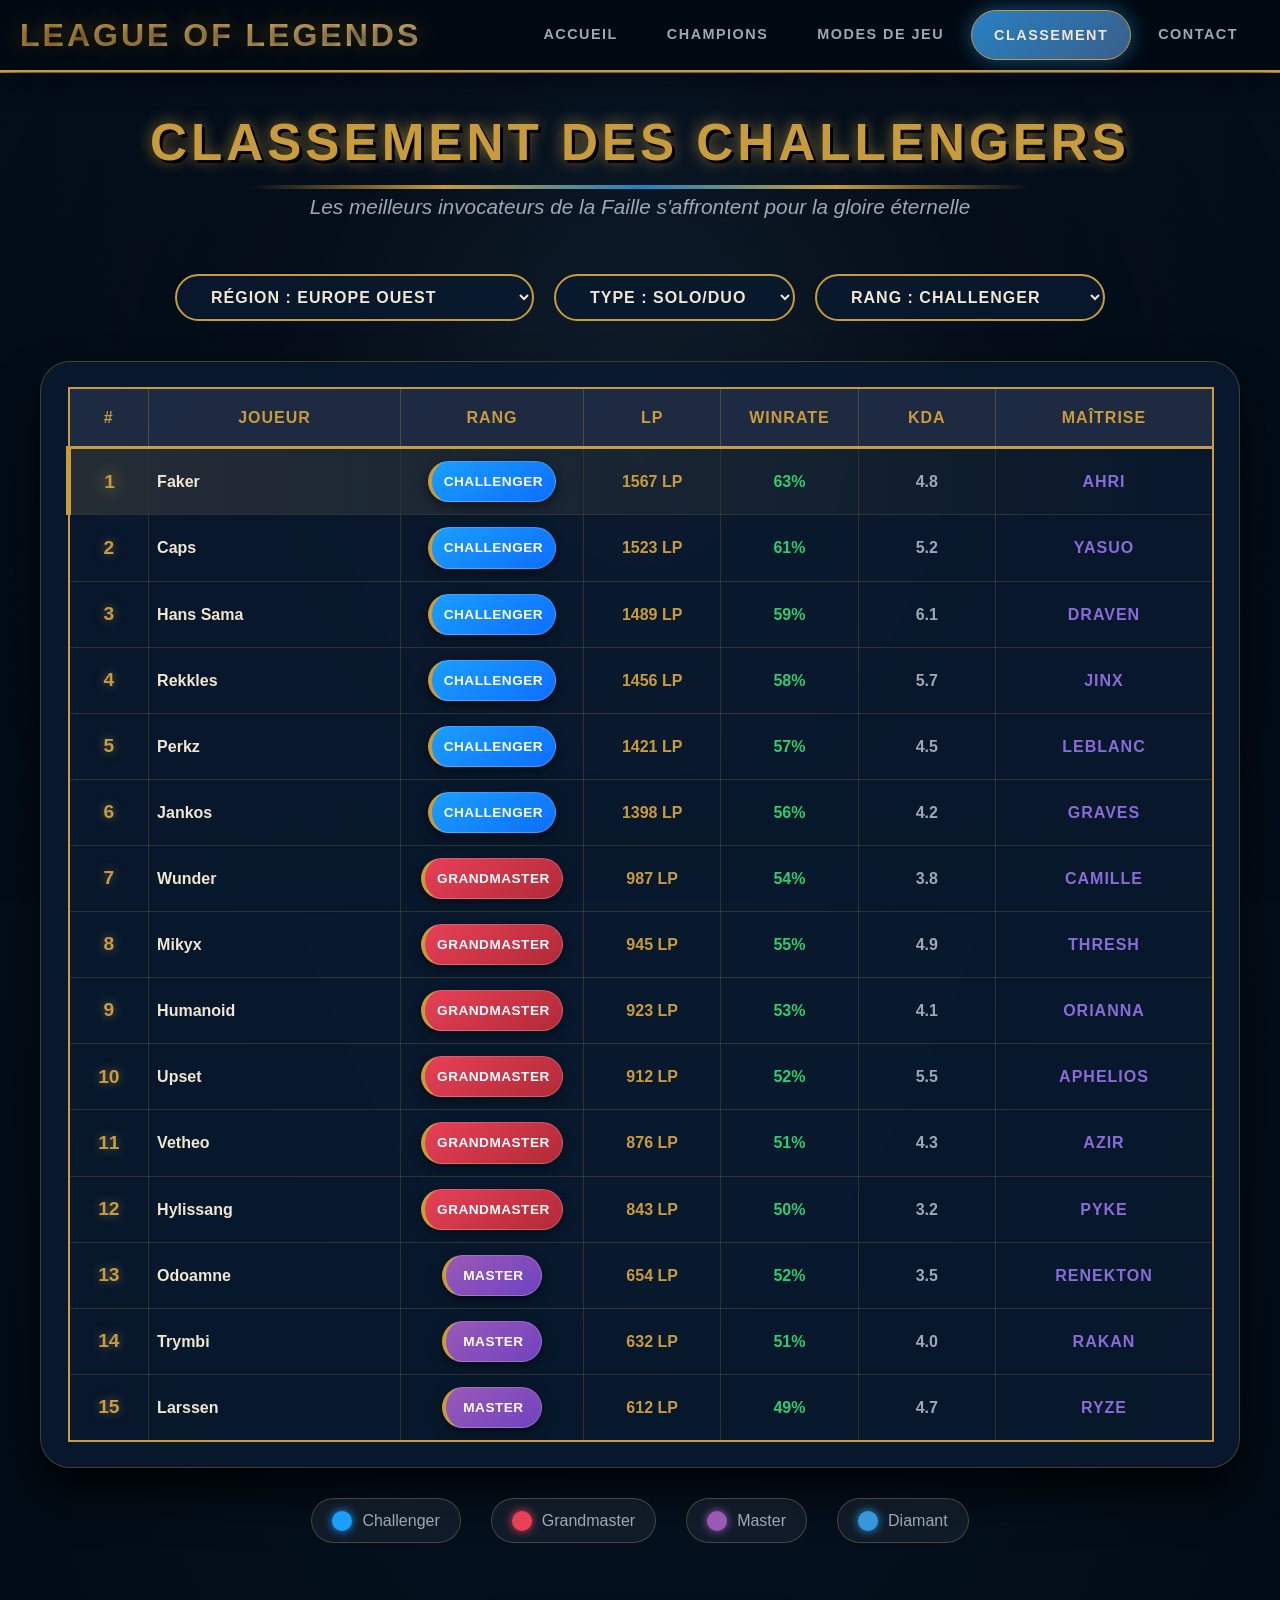
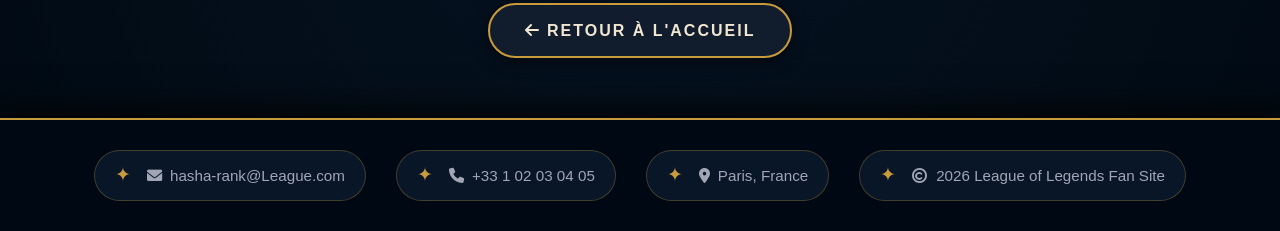
<file: code lol/e-rank.html>
<!DOCTYPE html>
<html lang="fr">
<head>
    <meta charset="UTF-8">
    <meta name="viewport" content="width=device-width, initial-scale=1.0">
    <title>League of Legends - Classement des Légendes</title>
    <link href="https://cdn.jsdelivr.net/npm/bootstrap@5.3.0/dist/css/bootstrap.min.css" rel="stylesheet">
    <link rel="stylesheet" href="https://cdnjs.cloudflare.com/ajax/libs/font-awesome/6.0.0/css/all.min.css">
    <link rel="stylesheet" href="css/style.css">
    <link rel="stylesheet" href="css/e-rank style.css">
</head>
<body>
    <header>
        <div class="nav-container">
            <div class="logo">LEAGUE OF LEGENDS</div>
            
            <!-- Menu hamburger -->
            <div class="hamburger" id="hamburger">
                <span></span>
                <span></span>
                <span></span>
            </div>

            <!-- Navigation -->
            <nav id="navMenu">
                <ul>
                    <li><button class="nav-btn" onclick="window.location.href='index.html'">ACCUEIL</button></li>
                    <li><button class="nav-btn" onclick="window.location.href='champion index.html'">CHAMPIONS</button></li>
                    <li><button class="nav-btn" onclick="window.location.href='mode index.html'">MODES DE JEU</button></li>
                    <li><button class="nav-btn active" onclick="window.location.href='e-rank index.html'">CLASSEMENT</button></li>
                    <li><button class="nav-btn" onclick="window.location.href='contact index.html'">CONTACT</button></li>
                </ul>
            </nav>
        </div>
    </header>

    <!-- Overlay pour mobile -->
    <div class="menu-overlay" id="menuOverlay"></div>

    <!-- banniere pour mobile -->
    <div class="banner-left">
        <div class="banner-content">
            <img src="image lol/Ahri lol.jpg" alt="Ahri">
            <img src="image lol/Yasuo lol.jpg" alt="Yasuo">
            <img src="image lol/luxx.jpg" alt="Lux">
            <img src="image lol/Kayn_15.webp" alt="Kayn">
            <img src="image lol/MasterYi_42.jpg" alt="Maitre yi">
        </div>
    </div>

    <div class="banner-right">
        <div class="banner-content">
            <img src="image lol/Darius_65.jpg" alt="Darius">
            <img src="image lol/Thresh lol.jpg" alt="Thresh">
            <img src="image lol/Zed_69.jpg" alt="Zed">
            <img src="image lol/zenin.png" alt="Zenin">
            <img src="image lol/Ekko_46.jpg" alt="ekko">
        </div>
    </div>

    <main class="ranking-main">
        <!-- Contenu central -->
        <div class="ranking-content">
            <div class="page-header">
                <h1>CLASSEMENT DES CHALLENGERS</h1>
                <p>Les meilleurs invocateurs de la Faille s'affrontent pour la gloire éternelle</p>
            </div>

            <!-- Filtres de classement -->
            <div class="ranking-filters">
                <select class="filter-select">
                    <option>Région : Europe Ouest</option>
                    <option>Région : Europe Nord & Est</option>
                    <option>Région : Amérique du Nord</option>
                    <option>Région : Corée</option>
                    <option>Région : Chine</option>
                </select>
                <select class="filter-select">
                    <option>Type : Solo/Duo</option>
                    <option>Type : Flex</option>
                </select>
                <select class="filter-select">
                    <option>Rang : Challenger</option>
                    <option>Rang : Grandmaster</option>
                    <option>Rang : Master</option>
                    <option>Rang : Diamant</option>
                </select>
            </div>

            <!-- TABLEAU DE CLASSEMENT - COLONNE RANG CENTRÉE -->
            <div class="ranking-table-container">
                <table class="ranking-table">
                    <thead>
                        <tr>
                            <th>#</th>
                            <th>JOUEUR</th>
                            <th>RANG</th>
                            <th>LP</th>
                            <th>WINRATE</th>
                            <th>KDA</th>
                            <th>MAÎTRISE</th>
                        </tr>
                    </thead>
                    
                    <tbody>
                        <!-- RANG 1 - CHALLENGER -->
                        <tr class="top-player">
                            <td class="rank-position">1</td>
                            <td class="player-name">Faker</td>
                            <td><span class="rank-tag challenger">Challenger</span></td>
                            <td class="rank-lp">1567 LP</td>
                            <td class="rank-winrate">63%</td>
                            <td class="rank-kda">4.8</td>
                            <td class="rank-champion">Ahri</td>
                        </tr>
                        
                        <!-- RANG 2 - CHALLENGER -->
                        <tr>
                            <td class="rank-position">2</td>
                            <td class="player-name">Caps</td>
                            <td><span class="rank-tag challenger">Challenger</span></td>
                            <td class="rank-lp">1523 LP</td>
                            <td class="rank-winrate">61%</td>
                            <td class="rank-kda">5.2</td>
                            <td class="rank-champion">Yasuo</td>
                        </tr>
                        
                        <!-- RANG 3 - CHALLENGER -->
                        <tr>
                            <td class="rank-position">3</td>
                            <td class="player-name">Hans Sama</td>
                            <td><span class="rank-tag challenger">Challenger</span></td>
                            <td class="rank-lp">1489 LP</td>
                            <td class="rank-winrate">59%</td>
                            <td class="rank-kda">6.1</td>
                            <td class="rank-champion">Draven</td>
                        </tr>
                        
                        <!-- RANG 4 - CHALLENGER -->
                        <tr>
                            <td class="rank-position">4</td>
                            <td class="player-name">Rekkles</td>
                            <td><span class="rank-tag challenger">Challenger</span></td>
                            <td class="rank-lp">1456 LP</td>
                            <td class="rank-winrate">58%</td>
                            <td class="rank-kda">5.7</td>
                            <td class="rank-champion">Jinx</td>
                        </tr>
                        
                        <!-- RANG 5 - CHALLENGER -->
                        <tr>
                            <td class="rank-position">5</td>
                            <td class="player-name">Perkz</td>
                            <td><span class="rank-tag challenger">Challenger</span></td>
                            <td class="rank-lp">1421 LP</td>
                            <td class="rank-winrate">57%</td>
                            <td class="rank-kda">4.5</td>
                            <td class="rank-champion">LeBlanc</td>
                        </tr>
                        
                        <!-- RANG 6 - CHALLENGER -->
                        <tr>
                            <td class="rank-position">6</td>
                            <td class="player-name">Jankos</td>
                            <td><span class="rank-tag challenger">Challenger</span></td>
                            <td class="rank-lp">1398 LP</td>
                            <td class="rank-winrate">56%</td>
                            <td class="rank-kda">4.2</td>
                            <td class="rank-champion">Graves</td>
                        </tr>
                        
                        <!-- RANG 7 - GRANDMASTER -->
                        <tr>
                            <td class="rank-position">7</td>
                            <td class="player-name">Wunder</td>
                            <td><span class="rank-tag grandmaster">Grandmaster</span></td>
                            <td class="rank-lp">987 LP</td>
                            <td class="rank-winrate">54%</td>
                            <td class="rank-kda">3.8</td>
                            <td class="rank-champion">Camille</td>
                        </tr>
                        
                        <!-- RANG 8 - GRANDMASTER -->
                        <tr>
                            <td class="rank-position">8</td>
                            <td class="player-name">Mikyx</td>
                            <td><span class="rank-tag grandmaster">Grandmaster</span></td>
                            <td class="rank-lp">945 LP</td>
                            <td class="rank-winrate">55%</td>
                            <td class="rank-kda">4.9</td>
                            <td class="rank-champion">Thresh</td>
                        </tr>
                        
                        <!-- RANG 9 - GRANDMASTER -->
                        <tr>
                            <td class="rank-position">9</td>
                            <td class="player-name">Humanoid</td>
                            <td><span class="rank-tag grandmaster">Grandmaster</span></td>
                            <td class="rank-lp">923 LP</td>
                            <td class="rank-winrate">53%</td>
                            <td class="rank-kda">4.1</td>
                            <td class="rank-champion">Orianna</td>
                        </tr>
                        
                        <!-- RANG 10 - GRANDMASTER -->
                        <tr>
                            <td class="rank-position">10</td>
                            <td class="player-name">Upset</td>
                            <td><span class="rank-tag grandmaster">Grandmaster</span></td>
                            <td class="rank-lp">912 LP</td>
                            <td class="rank-winrate">52%</td>
                            <td class="rank-kda">5.5</td>
                            <td class="rank-champion">Aphelios</td>
                        </tr>
                        
                        <!-- RANG 11 - GRANDMASTER -->
                        <tr>
                            <td class="rank-position">11</td>
                            <td class="player-name">Vetheo</td>
                            <td><span class="rank-tag grandmaster">Grandmaster</span></td>
                            <td class="rank-lp">876 LP</td>
                            <td class="rank-winrate">51%</td>
                            <td class="rank-kda">4.3</td>
                            <td class="rank-champion">Azir</td>
                        </tr>
                        
                        <!-- RANG 12 - GRANDMASTER -->
                        <tr>
                            <td class="rank-position">12</td>
                            <td class="player-name">Hylissang</td>
                            <td><span class="rank-tag grandmaster">Grandmaster</span></td>
                            <td class="rank-lp">843 LP</td>
                            <td class="rank-winrate">50%</td>
                            <td class="rank-kda">3.2</td>
                            <td class="rank-champion">Pyke</td>
                        </tr>
                        
                        <!-- RANG 13 - MASTER -->
                        <tr>
                            <td class="rank-position">13</td>
                            <td class="player-name">Odoamne</td>
                            <td><span class="rank-tag master">Master</span></td>
                            <td class="rank-lp">654 LP</td>
                            <td class="rank-winrate">52%</td>
                            <td class="rank-kda">3.5</td>
                            <td class="rank-champion">Renekton</td>
                        </tr>
                        
                        <!-- RANG 14 - MASTER -->
                        <tr>
                            <td class="rank-position">14</td>
                            <td class="player-name">Trymbi</td>
                            <td><span class="rank-tag master">Master</span></td>
                            <td class="rank-lp">632 LP</td>
                            <td class="rank-winrate">51%</td>
                            <td class="rank-kda">4.0</td>
                            <td class="rank-champion">Rakan</td>
                        </tr>
                        
                        <!-- RANG 15 - MASTER -->
                        <tr>
                            <td class="rank-position">15</td>
                            <td class="player-name">Larssen</td>
                            <td><span class="rank-tag master">Master</span></td>
                            <td class="rank-lp">612 LP</td>
                            <td class="rank-winrate">49%</td>
                            <td class="rank-kda">4.7</td>
                            <td class="rank-champion">Ryze</td>
                        </tr>
                    </tbody>
                </table>
            </div>

            <!-- Légende des rangs -->
            <div class="rank-legend">
                <span class="legend-item">
                    <span class="legend-color challenger"></span> Challenger
                </span>
                <span class="legend-item">
                    <span class="legend-color grandmaster"></span> Grandmaster
                </span>
                <span class="legend-item">
                    <span class="legend-color master"></span> Master
                </span>
                <span class="legend-item">
                    <span class="legend-color diamond"></span> Diamant
                </span>
            </div>

            <!-- Bouton retour harmonisé -->
            <div class="back-btn-bottom">
                <button class="back-nav-btn" onclick="window.location.href='index.html'">
                    <i class="fas fa-arrow-left"></i> RETOUR À L'ACCUEIL
                </button>
            </div>
        </div>
    </main>
     
    <!-- les info enbas de la pages-->
    <footer>
        <div class="contact-info">
            <span><i class="fas fa-envelope"></i> hasha-rank@League.com</span>
            <span><i class="fas fa-phone"></i> +33 1 02 03 04 05</span>
            <span><i class="fas fa-map-marker-alt"></i> Paris, France</span>
            <span><i class="far fa-copyright"></i> 2026 League of Legends Fan Site</span>
        </div>
    </footer>

    <!-- JavaScript pour le menu hamburger -->
    <script>
        document.addEventListener('DOMContentLoaded', function() {
            const hamburger = document.getElementById('hamburger');
            const navMenu = document.getElementById('navMenu');
            const menuOverlay = document.getElementById('menuOverlay');

            function closeMenu() {
                hamburger.classList.remove('active');
                navMenu.classList.remove('active');
                menuOverlay.classList.remove('active');
                document.body.style.overflow = '';
            }

            function openMenu() {
                hamburger.classList.add('active');
                navMenu.classList.add('active');
                menuOverlay.classList.add('active');
                document.body.style.overflow = 'hidden';
            }

            hamburger.addEventListener('click', function(e) {
                e.stopPropagation();
                if (hamburger.classList.contains('active')) {
                    closeMenu();
                } else {
                    openMenu();
                }
            });

            menuOverlay.addEventListener('click', closeMenu);

            window.addEventListener('resize', function() {
                if (window.innerWidth > 992) {
                    closeMenu();
                }
            });
        });
    </script>

    <script src="https://cdn.jsdelivr.net/npm/bootstrap@5.3.0/dist/js/bootstrap.bundle.min.js"></script>
</body>
</html>
</file>
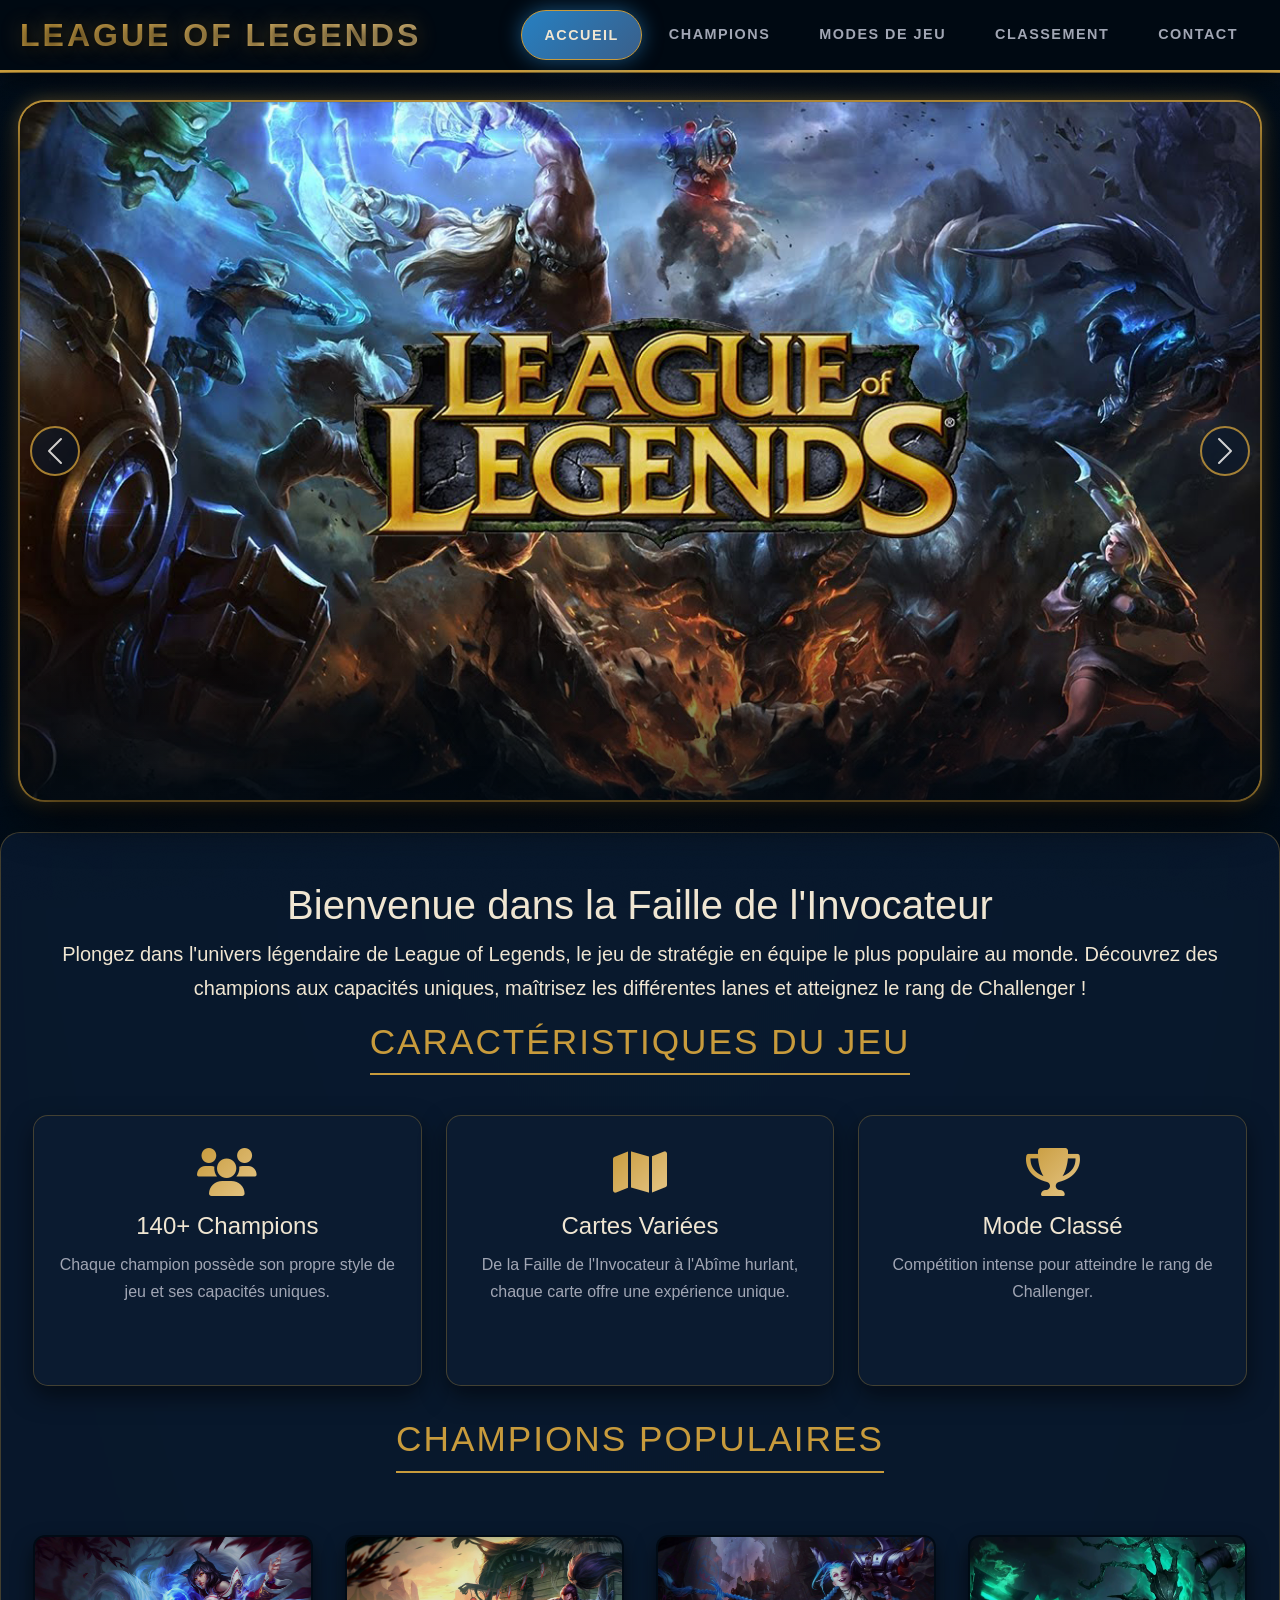
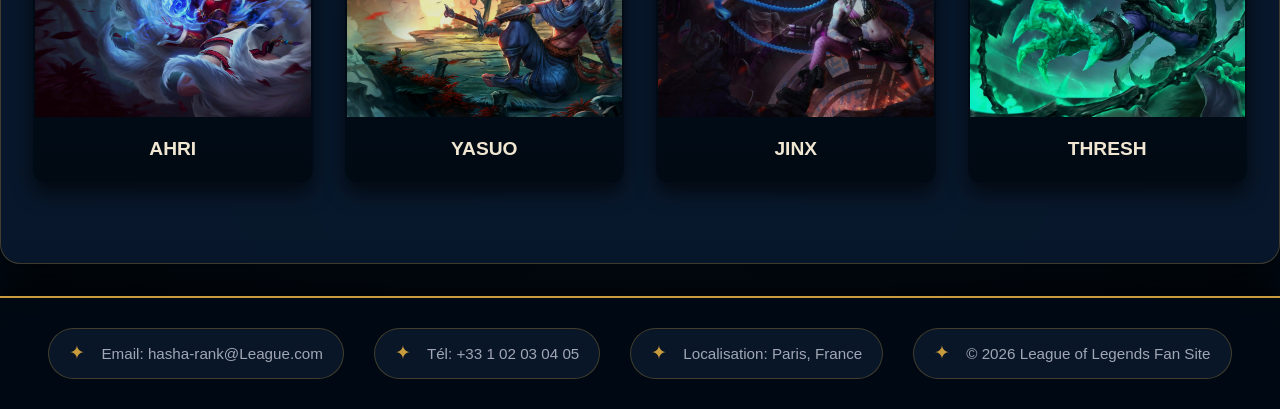
<file: code lol/index.html.html>
<!DOCTYPE html>
<html lang="fr">
<head>
    <meta charset="UTF-8">
    <meta name="viewport" content="width=device-width, initial-scale=1.0">
    <title>League of Legends - Accueil</title>
    <link href="https://cdn.jsdelivr.net/npm/bootstrap@5.3.0/dist/css/bootstrap.min.css" rel="stylesheet">
    <link rel="stylesheet" href="https://cdnjs.cloudflare.com/ajax/libs/font-awesome/6.0.0/css/all.min.css">
    <link rel="stylesheet" href="css/style.css">
</head>
<body>
    <header>
        <div class="nav-container">
            <div class="logo">LEAGUE OF LEGENDS</div>
            
            <!-- Menu hamburger -->
            <div class="hamburger" id="hamburger">
                <span></span>
                <span></span>
                <span></span>
            </div>

            <!-- Navigation -->
            <nav id="navMenu">
                <ul>
                    <li><button class="nav-btn active" onclick="window.location.href='index.html'">ACCUEIL</button></li>
                    <li><button class="nav-btn" onclick="window.location.href='champion index.html'">CHAMPIONS</button></li>
                    <li><button class="nav-btn" onclick="window.location.href='mode index.html'">MODES DE JEU</button></li>
                    <li><button class="nav-btn" onclick="window.location.href='e-rank index.html'">CLASSEMENT</button></li>
                    <li><button class="nav-btn" onclick="window.location.href='contact index.html'">CONTACT</button></li>
                </ul>
            </nav>
        </div>
    </header>

    <!-- Overlay pour mobile -->
    <div class="menu-overlay" id="menuOverlay"></div>

    <!-- banniere pour mobile -->
    <div class="banner-left">
        <div class="banner-content">
            <img src="image lol/Ahri lol.jpg" alt="Ahri">
            <img src="image lol/Yasuo lol.jpg" alt="Yasuo">
            <img src="image lol/luxx.jpg" alt="Lux">
            <img src="image lol/Kayn_15.webp" alt="Kayn">
            <img src="image lol/MasterYi_42.jpg" alt="Maitre yi">
        </div>
    </div>

    <div class="banner-right">
        <div class="banner-content">
            <img src="image lol/Darius_65.jpg" alt="Darius">
            <img src="image lol/Thresh lol.jpg" alt="Thresh">
            <img src="image lol/Zed_69.jpg" alt="Zed">
            <img src="image lol/zenin.png" alt="Zenin">
            <img src="image lol/Ekko_46.jpg" alt="ekko">
        </div>
    </div>

    <!-- Carrousel Bootstrap-->
    <div class="carousel-container">
        <div id="carouselExampleAutoplaying" class="carousel slide carousel-custom" data-bs-ride="carousel">
            <div class="carousel-inner rounded-carousel">
                <div class="carousel-item active">
                    <img src="image lol/lol image 1.jpg" class="d-block w-100" alt="League of Legends 1">
                </div>
                <div class="carousel-item">
                    <img src="image lol/lol image 2.webp" class="d-block w-100" alt="League of Legends 2">
                </div>
                <div class="carousel-item">
                    <img src="image lol/lol image 3.jpg" class="d-block w-100" alt="League of Legends 3">
                </div>
                <div class="carousel-item">
                    <img src="image lol/lol image 4.jpg" class="d-block w-100" alt="League of Legends 4">
                </div>
                <div class="carousel-item">
                    <img src="image lol/lol image 5.jpg" class="d-block w-100" alt="League of Legends 5">
                </div>
                <div class="carousel-item">
                    <img src="image lol/image 6.jpg" class="d-block w-100" alt="League of Legends 6">
                </div>
            </div>
            
            <!-- Contrôles -->
            <button class="carousel-control-prev custom-control" type="button" data-bs-target="#carouselExampleAutoplaying" data-bs-slide="prev">
                <span class="carousel-control-prev-icon" aria-hidden="true"></span>
                <span class="visually-hidden">Précédent</span>
            </button>
            <button class="carousel-control-next custom-control" type="button" data-bs-target="#carouselExampleAutoplaying" data-bs-slide="next">
                <span class="carousel-control-next-icon" aria-hidden="true"></span>
                <span class="visually-hidden">Suivant</span>
            </button>
        </div>
    </div>

    <main>
        <div class="main-content">
            <h1>Bienvenue dans la Faille de l'Invocateur</h1>
            <p class="lead">
                Plongez dans l'univers légendaire de League of Legends, le jeu de stratégie en équipe le plus populaire au monde.
                Découvrez des champions aux capacités uniques, maîtrisez les différentes lanes et atteignez le rang de Challenger !
            </p>

            <div class="feature-section">
                <h2 class="mb-4">Caractéristiques du Jeu</h2>
                <div class="row">
                    <div class="col-md-4">
                        <div class="feature-card">
                            <i class="fas fa-users"></i>
                            <h4>140+ Champions</h4>
                            <p>Chaque champion possède son propre style de jeu et ses capacités uniques.</p>
                        </div>
                    </div>
                    <div class="col-md-4">
                        <div class="feature-card">
                            <i class="fas fa-map"></i>
                            <h4>Cartes Variées</h4>
                            <p>De la Faille de l'Invocateur à l'Abîme hurlant, chaque carte offre une expérience unique.</p>
                        </div>
                    </div>
                    <div class="col-md-4">
                        <div class="feature-card">
                            <i class="fas fa-trophy"></i>
                            <h4>Mode Classé</h4>
                            <p>Compétition intense pour atteindre le rang de Challenger.</p>
                        </div>
                    </div>
                </div>
            </div>

            <h2 class="mt-5">Champions Populaires</h2>
            <div class="champion-grid">
                <div class="champion-item"><img src="image lol/Ahri lol.jpg" alt="Ahri"><p>Ahri</p></div>
                <div class="champion-item"><img src="image lol/Yasuo lol.jpg" alt="Yasuo"><p>Yasuo</p></div>
                <div class="champion-item"><img src="image lol/Jinx lol.jpg" alt="Jinx"><p>Jinx</p></div>
                <div class="champion-item"><img src="image lol/treesh.webp" alt="Thresh"><p>Thresh</p></div>
            </div>
        </div>
    </main>


     <!-- les info enbas de la pages-->
    <footer>
        <div class="contact-info">
            <span>Email: hasha-rank@League.com</span>
            <span>Tél: +33 1 02 03 04 05</span>
            <span>Localisation: Paris, France</span>
            <span>© 2026 League of Legends Fan Site</span>
        </div>
    </footer>

    <!-- JavaScript pour le menu hamburger -->
    <script>
        document.addEventListener('DOMContentLoaded', function() {
            const hamburger = document.getElementById('hamburger');
            const navMenu = document.getElementById('navMenu');
            const menuOverlay = document.getElementById('menuOverlay');

            function closeMenu() {
                hamburger.classList.remove('active');
                navMenu.classList.remove('active');
                menuOverlay.classList.remove('active');
                document.body.style.overflow = '';
            }

            function openMenu() {
                hamburger.classList.add('active');
                navMenu.classList.add('active');
                menuOverlay.classList.add('active');
                document.body.style.overflow = 'hidden';
            }

            hamburger.addEventListener('click', function(e) {
                e.stopPropagation();
                if (hamburger.classList.contains('active')) {
                    closeMenu();
                } else {
                    openMenu();
                }
            });

            menuOverlay.addEventListener('click', closeMenu);

            // Fermer le menu quand on redimensionne au-dessus de 992px
            window.addEventListener('resize', function() {
                if (window.innerWidth > 992) {
                    closeMenu();
                }
            });
        });
    </script>

    <script src="https://cdn.jsdelivr.net/npm/bootstrap@5.3.0/dist/js/bootstrap.bundle.min.js"></script>
</body>
</html>
</file>
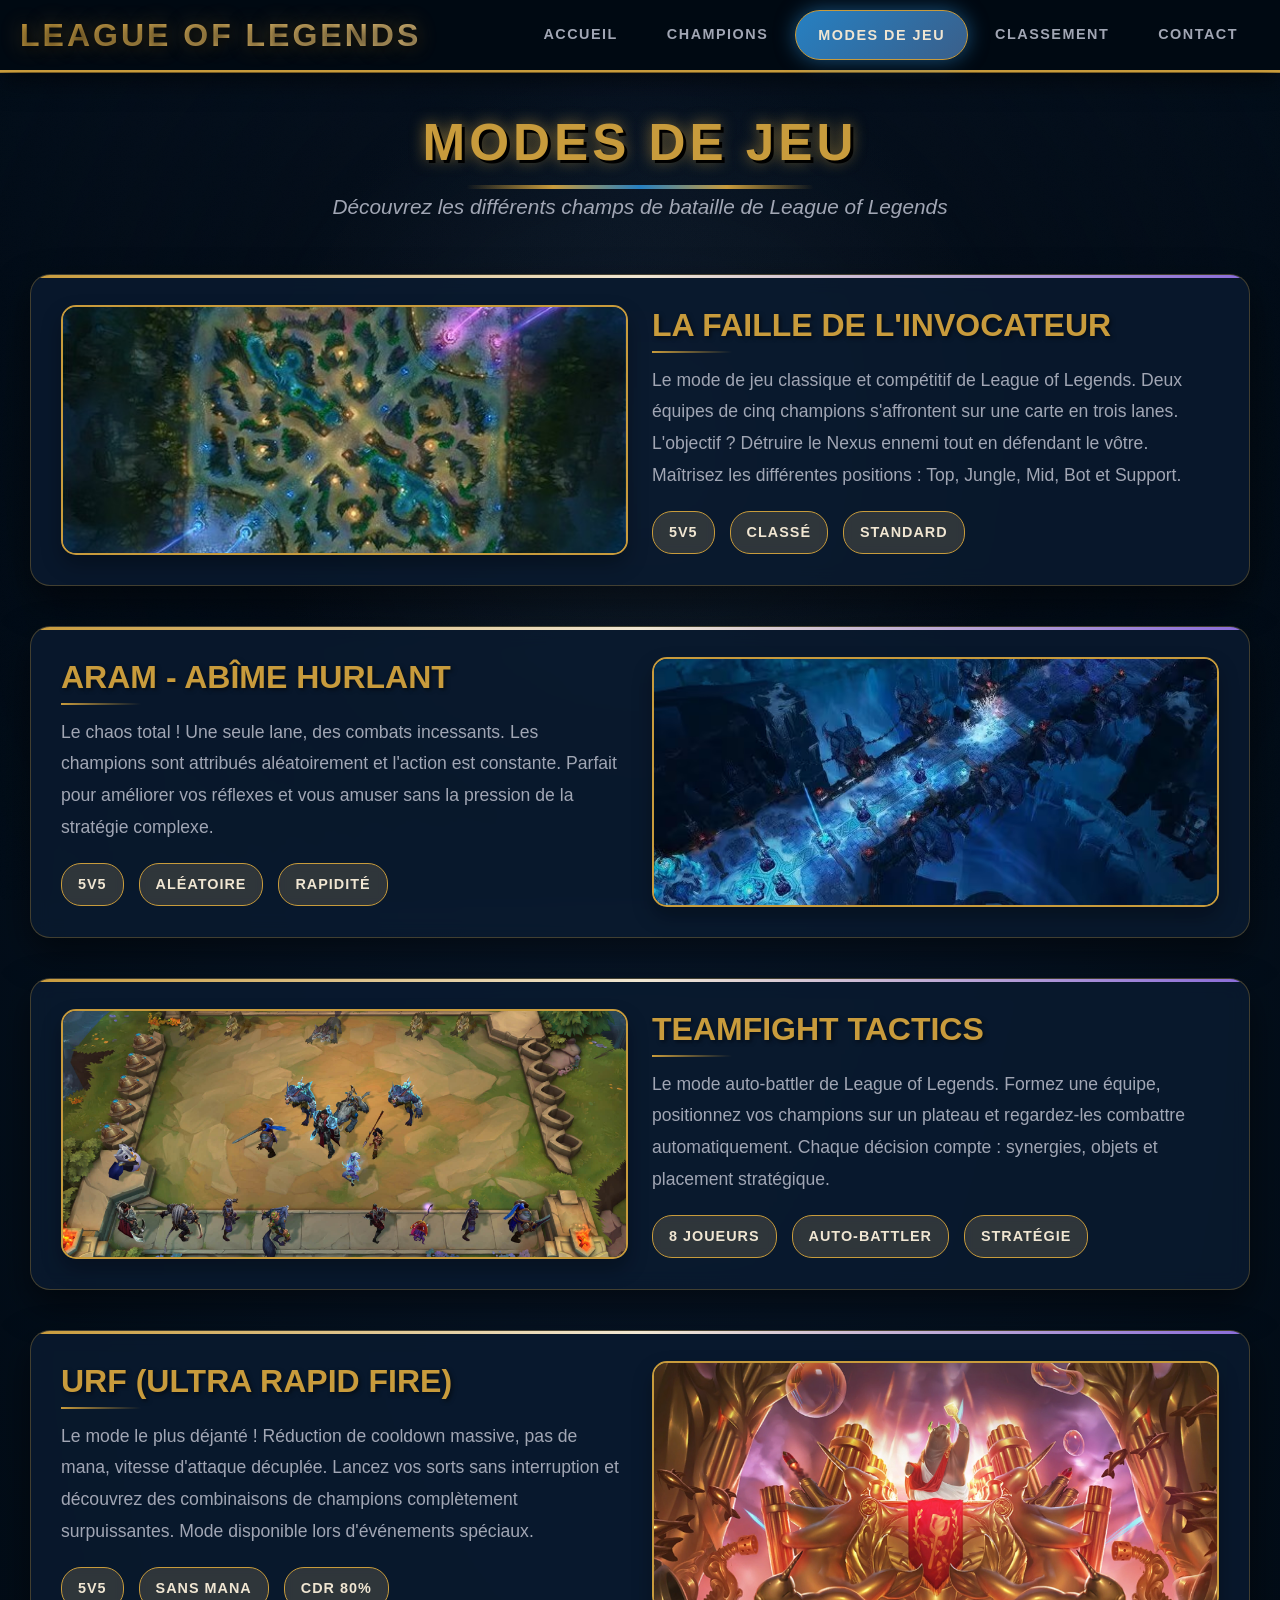
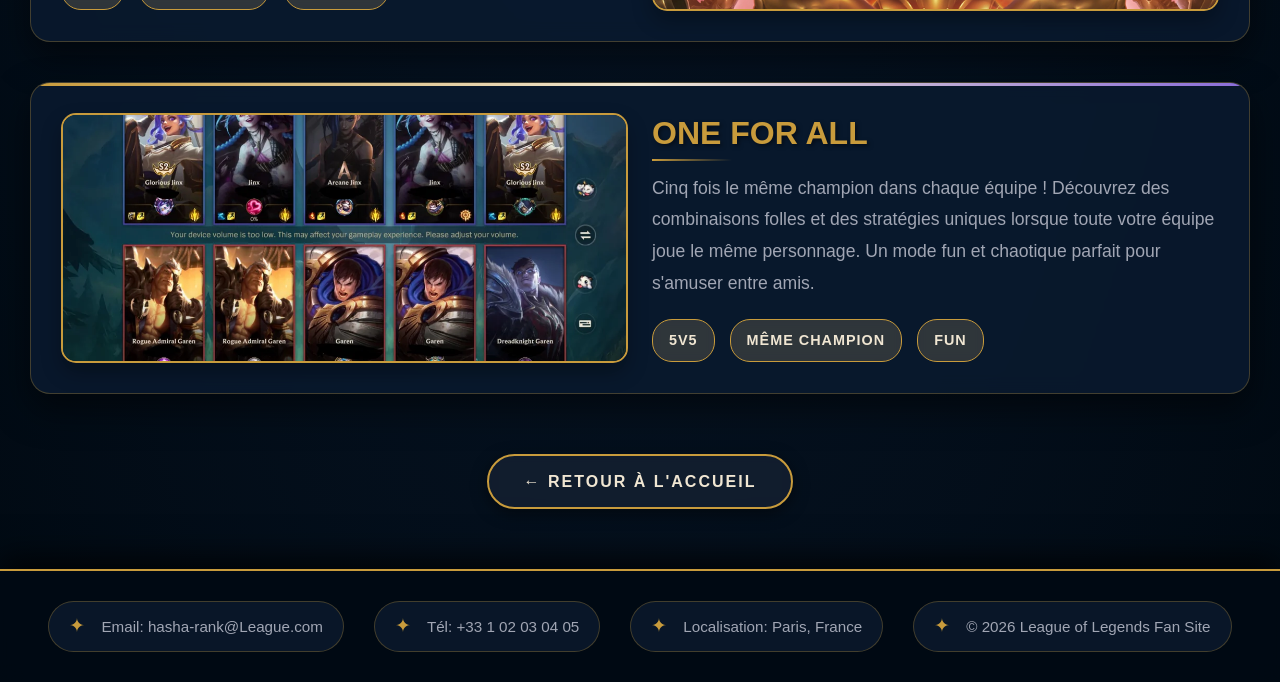
<file: code lol/mode.html>
<!DOCTYPE html>
<html lang="fr">
<head>
    <meta charset="UTF-8">
    <meta name="viewport" content="width=device-width, initial-scale=1.0">
    <title>League of Legends - Modes de jeu</title>
    <link href="https://cdn.jsdelivr.net/npm/bootstrap@5.3.0/dist/css/bootstrap.min.css" rel="stylesheet">
    <link rel="stylesheet" href="css/style.css">
    <link rel="stylesheet" href="css/mode style.css">
    <link rel="stylesheet" href="https://cdnjs.cloudflare.com/ajax/libs/font-awesome/6.0.0/css/all.min.css">
</head>
<body>
    <header>
        <div class="nav-container">
            <div class="logo">LEAGUE OF LEGENDS</div>
            
            <!-- Menu hamburger -->
            <div class="hamburger" id="hamburger">
                <span></span>
                <span></span>
                <span></span>
            </div>

            <!-- Navigation -->
            <nav id="navMenu">
                <ul>
                    <li><button class="nav-btn" onclick="window.location.href='index.html'">ACCUEIL</button></li>
                    <li><button class="nav-btn" onclick="window.location.href='champion index.html'">CHAMPIONS</button></li>
                    <li><button class="nav-btn active" onclick="window.location.href='mode index.html'">MODES DE JEU</button></li>
                    <li><button class="nav-btn" onclick="window.location.href='e-rank index.html'">CLASSEMENT</button></li>
                    <li><button class="nav-btn" onclick="window.location.href='contact index.html'">CONTACT</button></li>
                </ul>
            </nav>
        </div>
    </header>

    <!-- Overlay pour mobile -->
    <div class="menu-overlay" id="menuOverlay"></div>

    <!-- banniere pour mobile -->
    <div class="banner-left">
        <div class="banner-content">
            <img src="image lol/Ahri lol.jpg" alt="Ahri">
            <img src="image lol/Yasuo lol.jpg" alt="Yasuo">
            <img src="image lol/luxx.jpg" alt="Lux">
            <img src="image lol/Kayn_15.webp" alt="Kayn">
            <img src="image lol/MasterYi_42.jpg" alt="Maitre yi">
        </div>
    </div>

    <div class="banner-right">
        <div class="banner-content">
            <img src="image lol/Darius_65.jpg" alt="Darius">
            <img src="image lol/Thresh lol.jpg" alt="Thresh">
            <img src="image lol/Zed_69.jpg" alt="Zed">
            <img src="image lol/zenin.png" alt="Zenin">
            <img src="image lol/Ekko_46.jpg" alt="ekko">
        </div>
    </div>

    <main>
        <div class="page-header">
            <h1>MODES DE JEU</h1>
            <p>Découvrez les différents champs de bataille de League of Legends</p>
        </div>

        <!-- mode faille -->
        <div class="mode-card">
            <div class="row align-items-center">
                <div class="col-lg-6">
                    <img src="image lol/mode faille.jpg" alt="Faille de l'invocateur" class="mode-image">
                </div>
                <div class="col-lg-6">
                    <h2 class="mode-title">LA FAILLE DE L'INVOCATEUR</h2>
                    <p class="mode-description">
                        Le mode de jeu classique et compétitif de League of Legends. Deux équipes de cinq champions 
                        s'affrontent sur une carte en trois lanes. L'objectif ? Détruire le Nexus ennemi tout en défendant 
                        le vôtre. Maîtrisez les différentes positions : Top, Jungle, Mid, Bot et Support.
                    </p>
                    <div class="mode-details">
                        <span class="detail-tag">5v5</span>
                        <span class="detail-tag">Classé</span>
                        <span class="detail-tag">Standard</span>
                    </div>
                </div>
            </div>
        </div>

        <!-- ARAM -->
        <div class="mode-card">
            <div class="row align-items-center">
                <div class="col-lg-6 order-lg-2">
                    <img src="image lol/aram mode lol.avif" alt="ARAM" class="mode-image">
                </div>
                <div class="col-lg-6 order-lg-1">
                    <h2 class="mode-title">ARAM - ABÎME HURLANT</h2>
                    <p class="mode-description">
                        Le chaos total ! Une seule lane, des combats incessants. Les champions sont attribués aléatoirement 
                        et l'action est constante. Parfait pour améliorer vos réflexes et vous amuser sans la pression 
                        de la stratégie complexe.
                    </p>
                    <div class="mode-details">
                        <span class="detail-tag">5v5</span>
                        <span class="detail-tag">Aléatoire</span>
                        <span class="detail-tag">Rapidité</span>
                    </div>
                </div>
            </div>
        </div>

        <!-- Teamfight Tactics -->
        <div class="mode-card">
            <div class="row align-items-center">
                <div class="col-lg-6">
                    <img src="image lol/mode figth.jpg" alt="Teamfight Tactics" class="mode-image">
                </div>
                <div class="col-lg-6">
                    <h2 class="mode-title">TEAMFIGHT TACTICS</h2>
                    <p class="mode-description">
                        Le mode auto-battler de League of Legends. Formez une équipe, positionnez vos champions sur 
                        un plateau et regardez-les combattre automatiquement. Chaque décision compte : synergies, 
                        objets et placement stratégique.
                    </p>
                    <div class="mode-details">
                        <span class="detail-tag">8 joueurs</span>
                        <span class="detail-tag">Auto-battler</span>
                        <span class="detail-tag">Stratégie</span>
                    </div>
                </div>
            </div>
        </div>

        <!-- URF -->
        <div class="mode-card">
            <div class="row align-items-center">
                <div class="col-lg-6 order-lg-2">
                    <img src="image lol/urf mode.jpg" alt="URF" class="mode-image">
                </div>
                <div class="col-lg-6 order-lg-1">
                    <h2 class="mode-title">URF (ULTRA RAPID FIRE)</h2>
                    <p class="mode-description">
                        Le mode le plus déjanté ! Réduction de cooldown massive, pas de mana, vitesse d'attaque décuplée. 
                        Lancez vos sorts sans interruption et découvrez des combinaisons de champions complètement 
                        surpuissantes. Mode disponible lors d'événements spéciaux.
                    </p>
                    <div class="mode-details">
                        <span class="detail-tag">5v5</span>
                        <span class="detail-tag">Sans mana</span>
                        <span class="detail-tag">CDR 80%</span>
                    </div>
                </div>
            </div>
        </div>

        <!-- One For All -->
        <div class="mode-card">
            <div class="row align-items-center">
                <div class="col-lg-6">
                    <img src="image lol/image mode 1.webp" alt="One For All" class="mode-image">
                </div>
                <div class="col-lg-6">
                    <h2 class="mode-title">ONE FOR ALL</h2>
                    <p class="mode-description">
                        Cinq fois le même champion dans chaque équipe ! Découvrez des combinaisons folles et des stratégies 
                        uniques lorsque toute votre équipe joue le même personnage. Un mode fun et chaotique parfait 
                        pour s'amuser entre amis.
                    </p>
                    <div class="mode-details">
                        <span class="detail-tag">5v5</span>
                        <span class="detail-tag">Même champion</span>
                        <span class="detail-tag">Fun</span>
                    </div>
                </div>
            </div>
        </div>

        <div class="back-btn-bottom">
            <button class="nav-btn back-nav-btn" onclick="window.location.href='index.html'">← RETOUR À L'ACCUEIL</button>
        </div>
    </main>


    <!-- les info enbas de la pages-->
    <footer>
        <div class="contact-info">
            <span>Email: hasha-rank@League.com</span>
            <span>Tél: +33 1 02 03 04 05</span>
            <span>Localisation: Paris, France</span>
            <span>© 2026 League of Legends Fan Site</span>
        </div>
    </footer>

    <!-- JavaScript pour le menu hamburger -->
    <script>
        document.addEventListener('DOMContentLoaded', function() {
            const hamburger = document.getElementById('hamburger');
            const navMenu = document.getElementById('navMenu');
            const menuOverlay = document.getElementById('menuOverlay');

            function closeMenu() {
                hamburger.classList.remove('active');
                navMenu.classList.remove('active');
                menuOverlay.classList.remove('active');
                document.body.style.overflow = '';
            }

            function openMenu() {
                hamburger.classList.add('active');
                navMenu.classList.add('active');
                menuOverlay.classList.add('active');
                document.body.style.overflow = 'hidden';
            }

            hamburger.addEventListener('click', function(e) {
                e.stopPropagation();
                if (hamburger.classList.contains('active')) {
                    closeMenu();
                } else {
                    openMenu();
                }
            });

            menuOverlay.addEventListener('click', closeMenu);

            window.addEventListener('resize', function() {
                if (window.innerWidth > 992) {
                    closeMenu();
                }
            });
        });
    </script>

    <script src="https://cdn.jsdelivr.net/npm/bootstrap@5.3.0/dist/js/bootstrap.bundle.min.js"></script>
</body>
</html>
</file>
<file: css/style.css>
/* style.css - Thème Principal League of Legends (V2 - Amélioré) */

:root {
    --lol-dark-blue: #010A13; /* Bleu presque noir, plus profond */
    --lol-deep-blue: #0A1A2F; /* Un bleu très foncé pour les fonds */
    --lol-navy: #0E1D33;       /* Nouveau : bleu marine classique */
    --lol-gold: #C89B3C;       /* Or plus riche et moins pastel */
    --lol-soft-gold: #F0E6D2;  /* Ivoire/or très clair pour le texte */
    --lol-steel: #5B6A7C;      /* Gris acier, inchangé */
    --lol-charcoal: #1E2A3E;   /* Un charbon légèrement plus bleu */
    --lol-dark-gray: #1C2A44;  /* Un gris foncé tirant sur le bleu */
    --lol-light-gray: #A1A6B4; /* Gris clair pour les sous-titres */
    --lol-ivory: #F8F4E9;
    --lol-purple: #8A6CD9;      /* Violet plus éclatant */
    --lol-teal: #16C8BB;       /* Turquoise pour les accents */
    --lol-blue: #2680C2;       /* Bleu plus vif pour les boutons/bordures */
    --lol-light-blue: #6FB2E8; /* Bleu clair pour les effets de survol */
    
    --glow-gold: 0 0 15px rgba(200, 155, 60, 0.7);
    --glow-blue: 0 0 20px rgba(38, 128, 194, 0.6);
    --border-light: 1px solid rgba(200, 155, 60, 0.3);
    --card-bg: rgba(10, 26, 47, 0.85); /* Un fond de carte plus foncé et transparent */
    --gradient-gold: linear-gradient(135deg, var(--lol-gold), #E5C687);
    --gradient-blue: linear-gradient(135deg, var(--lol-blue), #3A5F8A);
}

/* --- Styles de base --- */
body {
    font-family: 'Segoe UI', 'Roboto', Tahoma, Geneva, Verdana, sans-serif;
    margin: 0;
    display: flex;
    flex-direction: column;
    min-height: 100vh;
    line-height: 1.7;
    background: radial-gradient(ellipse at top, var(--lol-deep-blue) 0%, var(--lol-dark-blue) 100%);
    color: var(--lol-soft-gold);
    position: relative;
}

/* Overlay de texture (parchemin/cuir) pour donner de la matière */
body::after {
    content: "";
    position: fixed;
    top: 0; left: 0; width: 100%; height: 100%;
    background-image: url('data:image/svg+xml;utf8,<svg xmlns="http://www.w3.org/2000/svg" width="100" height="100" viewBox="0 0 100 100"><filter id="noise"><feTurbulence type="fractalNoise" baseFrequency="0.8" numOctaves="1" stitchTiles="stitch"/><feColorMatrix type="matrix" values="1 0 0 0 0 0 1 0 0 0 0 0 1 0 0 0 0 0 0.08 0"/></filter><rect width="100" height="100" filter="url(%23noise)" opacity="0.15"/></svg>');
    pointer-events: none;
    z-index: 0;
    opacity: 0.4;
}

main { z-index: 1; position: relative; }




/*-- style baniere--*/
.banner-left, .banner-right {
    position: fixed;
    top: 120px;
    width: 200px;
    z-index: 10;
    pointer-events: none;
}
.banner-left { left: 20px; }
.banner-right { right: 20px; }

.banner-content {
    display: flex;
    flex-direction: column;
    gap: 20px;
}

.banner-content img {
    width: 100%;
    border-radius: 15px;
    border: 2px solid var(--lol-gold);
    box-shadow: 0 10px 25px rgba(0,0,0,0.7);
    transition: all 0.3s ease;
    pointer-events: auto;
}

.banner-content img:hover {
    transform: scale(1.1) translateX(10px);
    border-color: var(--lol-blue);
    box-shadow: 0 0 30px var(--lol-gold);
}

.banner-right .banner-content img:hover {
    transform: scale(1.1) translateX(-10px);
}

/* --- HEADER (Plus dynamique) --- */
header {
    background: rgba(1, 10, 19, 0.95);
    backdrop-filter: blur(10px);
    -webkit-backdrop-filter: blur(10px);
    color: var(--lol-soft-gold);
    padding: 0.2rem 0;
    box-shadow: 0 4px 30px rgba(0, 0, 0, 0.7), 0 0 0 1px var(--lol-gold);
    border-bottom: 2px solid var(--lol-gold);
    position: sticky;
    top: 0;
    z-index: 1000;
}

.nav-container {
    max-width: 1400px;
    margin: 0 auto;
    display: flex;
    justify-content: space-between;
    align-items: center;
    padding: 0 20px;
}

.logo {
    font-size: 2rem;
    font-weight: 800;
    background: var(--gradient-gold);
    -webkit-background-clip: text;
    -webkit-text-fill-color: transparent;
    background-clip: text;
    text-shadow: 2px 2px 10px rgba(0,0,0,0.8), 0 0 20px rgba(200,155,60,0.4);
    letter-spacing: 3px;
    white-space: nowrap;
}

nav ul {
    list-style: none;
    display: flex;
    gap: 5px;
}

.nav-btn {
    background: transparent;
    border: none;
    color: var(--lol-light-gray);
    padding: 12px 22px;
    border-radius: 30px; /* Boutons plus arrondis */
    font-weight: 600;
    font-size: 0.9rem;
    cursor: pointer;
    transition: all 0.3s ease;
    text-transform: uppercase;
    letter-spacing: 1.5px;
    white-space: nowrap;
    position: relative;
    overflow: hidden;
    z-index: 1;
}

/* Effet de remplissage au survol */
.nav-btn::before {
    content: '';
    position: absolute;
    bottom: 0;
    left: 0;
    width: 100%;
    height: 0;
    background: var(--gradient-blue);
    transition: all 0.3s ease;
    z-index: -1;
    border-radius: 30px;
}

.nav-btn:hover {
    color: var(--lol-soft-gold);
    transform: translateY(-2px);
    text-shadow: var(--glow-blue);
}
.nav-btn:hover::before {
    height: 100%;
}

.nav-btn.active {
    background: var(--gradient-blue);
    color: var(--lol-soft-gold);
    box-shadow: var(--glow-blue);
    border: 1px solid var(--lol-gold);
}

/* --- FOOTER (Plus élégant) --- */
footer {
    background: rgba(1, 10, 19, 0.95);
    backdrop-filter: blur(10px);
    border-top: 2px solid var(--lol-gold);
    padding: 30px 20px;
    text-align: center;
    color: var(--lol-soft-gold);
    margin-top: auto;
    box-shadow: 0 -10px 30px rgba(0,0,0,0.8);
}

.contact-info {
    display: flex;
    justify-content: center;
    gap: 30px;
    font-size: 0.95rem;
    flex-wrap: wrap;
}

.contact-info span {
    display: flex;
    align-items: center;
    gap: 8px;
    color: var(--lol-light-gray);
    background: rgba(14, 29, 51, 0.7);
    padding: 8px 20px;
    border-radius: 40px;
    backdrop-filter: blur(5px);
    border: 1px solid rgba(200, 155, 60, 0.3);
    transition: border-color 0.3s ease;
}
.contact-info span:hover {
    border-color: var(--lol-gold);
}

.contact-info span:before {
    content: '✦';
    color: var(--lol-gold);
    font-size: 1.2rem;
    margin-right: 8px;
}

/* --- BOUTONS GENERIQUES --- */
.back-nav-btn {
    background: transparent;
    border: 2px solid var(--lol-blue);
    color: var(--lol-blue);
    padding: 12px 35px;
    font-weight: bold;
    font-size: 1rem;
    cursor: pointer;
    transition: all 0.3s ease;
    text-transform: uppercase;
    letter-spacing: 2px;
    border-radius: 40px;
    box-shadow: 0 4px 15px rgba(0,0,0,0.3);
}

.back-nav-btn:hover {
    background: var(--lol-blue);
    color: var(--lol-dark-blue);
    transform: translateX(-5px);
    box-shadow: var(--glow-blue);
    border-color: var(--lol-soft-gold);
}

.back-btn-bottom { text-align: center; margin: 60px 0 20px; }

/* --- PAGE HEADER (commun à toutes les pages) --- */
.page-header {
    text-align: center;
    margin-bottom: 50px;
}

.page-header h1 {
    color: var(--lol-gold);
    font-size: 3.2rem;
    margin-bottom: 15px;
    text-shadow: 3px 3px 0 #000, var(--glow-gold);
    text-transform: uppercase;
    font-weight: 800;
    letter-spacing: 4px;
    position: relative;
    display: inline-block;
}
.page-header h1:after {
    content: '';
    position: absolute;
    bottom: -15px;
    left: 10%;
    width: 80%;
    height: 4px;
    background: linear-gradient(to right, transparent, var(--lol-gold), var(--lol-blue), var(--lol-gold), transparent);
    border-radius: 2px;
}
.page-header p {
    color: var(--lol-light-gray);
    font-size: 1.3rem;
    font-style: italic;
}

/* --- SCROLLBAR (aux couleurs du thème) --- */
::-webkit-scrollbar { width: 12px; }
::-webkit-scrollbar-track { background: var(--lol-dark-blue); }
::-webkit-scrollbar-thumb {
    background: var(--lol-gold);
    border-radius: 6px;
    border: 2px solid var(--lol-dark-blue);
}
::-webkit-scrollbar-thumb:hover { background: var(--lol-soft-gold); }

/* --- RESPONSIVE (à garder et adapter si besoin) --- */
@media (max-width: 992px) {
    .nav-container { flex-direction: column; gap: 15px; }
    nav ul { flex-wrap: wrap; justify-content: center; }
    .page-header h1 { font-size: 2.5rem; }
}
@media (max-width: 768px) {
    h1 { font-size: 2rem; }
    .contact-info { flex-direction: column; gap: 15px; }
}




/* --- PAGE D'ACCUEIL (Améliorations spécifiques) --- */

.main-content {
    text-align: center;
    padding: 3rem 2rem;
    background: var(--card-bg);
    margin: 2rem auto;
    border-radius: 20px;
    border: var(--border-light);
    box-shadow: 0 20px 40px rgba(0, 0, 0, 0.6);
    backdrop-filter: blur(12px);
    -webkit-backdrop-filter: blur(12px);
}

.feature-section h2, .main-content h2 {
    color: var(--lol-gold);
    font-size: 2.2rem;
    text-transform: uppercase;
    letter-spacing: 2px;
    border-bottom: 2px solid var(--lol-gold);
    display: inline-block;
    padding-bottom: 10px;
    margin-bottom: 30px;
}

.feature-card {
    background: rgba(14, 29, 51, 0.7);
    border: var(--border-light);
    border-radius: 15px;
    padding: 2rem 1.5rem;
    margin: 1rem 0;
    transition: transform 0.3s, box-shadow 0.3s, border-color 0.3s;
    color: var(--lol-light-gray);
    height: 100%;
    backdrop-filter: blur(5px);
    box-shadow: 0 10px 25px rgba(0, 0, 0, 0.5);
}

.feature-card:hover {
    transform: translateY(-10px);
    border-color: var(--lol-gold);
    box-shadow: 0 15px 35px rgba(200, 155, 60, 0.4);
}

.feature-card i {
    font-size: 3rem;
    background: var(--gradient-gold);
    -webkit-background-clip: text;
    -webkit-text-fill-color: transparent;
    background-clip: text;
    margin-bottom: 1rem;
}

.feature-card h4 {
    color: var(--lol-soft-gold);
    font-size: 1.5rem;
    margin-bottom: 10px;
}

.champion-grid {
    display: grid;
    grid-template-columns: repeat(auto-fit, minmax(220px, 1fr));
    gap: 2rem;
    margin: 2rem 0;
}

.champion-item {
    background: rgba(1, 10, 19, 0.9);
    border: 2px solid transparent;
    border-radius: 12px;
    overflow: hidden;
    transition: all 0.3s;
    box-shadow: 0 10px 20px rgba(0,0,0,0.6);
    position: relative;
}
.champion-item::before {
    content: '';
    position: absolute;
    top: 0; left: 0; right: 0; bottom: 0;
    border-radius: 12px;
    padding: 2px;
    background: linear-gradient(145deg, var(--lol-gold), transparent);
    -webkit-mask-composite: xor;
    mask-composite: exclude;
    pointer-events: none;
    opacity: 0;
    transition: opacity 0.3s;
}

.champion-item:hover {
    transform: scale(1.05);
    border-color: transparent; /* Cache la bordure normale */
}
.champion-item:hover::before {
    opacity: 1;
}

.champion-item img {
    width: 100%;
    height: 180px;
    object-fit: cover;
    filter: brightness(0.9) saturate(1.2);
    transition: filter 0.3s;
}
.champion-item:hover img {
    filter: brightness(1.1) saturate(1.4);
}

.champion-item p {
    padding: 1rem;
    margin: 0;
    font-weight: 700;
    font-size: 1.2rem;
    color: var(--lol-soft-gold);
    text-transform: uppercase;
    background: linear-gradient(to top, var(--lol-dark-blue), transparent);
}

/* --- AJOUT POUR LA PAGE CHAMPIONS --- */
/* Ce bloc permet d'arrondir correctement les coins du tableau des champions */
.champions-complete-table tbody tr:first-child td:first-child { 
    border-top-left-radius: 10px; 
}
.champions-complete-table tbody tr:first-child td:last-child { 
    border-top-right-radius: 10px; 
}
.champions-complete-table tbody tr:last-child td:first-child { 
    border-bottom-left-radius: 10px; 
}
.champions-complete-table tbody tr:last-child td:last-child { 
    border-bottom-right-radius: 10px; 
}

/* ===== STYLES POUR LE CARROUSEL AMÉLIORÉ ===== */

/* Conteneur du carrousel avec padding pour l'effet de bordure */
.carousel-container {
    max-width: 1400px;
    margin: 30px auto;
    padding: 0 20px;
    position: relative;
    z-index: 2;
}

/* Style personnalisé du carrousel */
.carousel-custom {
    border-radius: 25px;
    overflow: hidden;
    box-shadow: 0 20px 40px rgba(0, 0, 0, 0.7), 0 0 0 2px var(--lol-gold), 0 0 20px rgba(200, 155, 60, 0.5);
    transition: all 0.3s ease;
    background: var(--lol-dark-blue);
}

.carousel-custom:hover {
    box-shadow: 0 25px 50px rgba(0, 0, 0, 0.9), 0 0 0 3px var(--lol-gold), 0 0 30px rgba(200, 155, 60, 0.8);
}

/* Arrondi des images du carrousel */
.rounded-carousel {
    border-radius: 25px;
}

.rounded-carousel .carousel-item img {
    border-radius: 25px;
    transition: transform 0.5s ease;
}

.rounded-carousel .carousel-item img:hover {
    transform: scale(1.02);
}

/* Style des boutons de contrôle */
.custom-control {
    width: 50px;
    height: 50px;
    background: rgba(10, 26, 47, 0.7);
    border: 2px solid var(--lol-gold);
    border-radius: 50%;
    top: 50%;
    transform: translateY(-50%);
    opacity: 0.8;
    transition: all 0.3s ease;
    backdrop-filter: blur(5px);
    margin: 0 10px;
}

.custom-control:hover {
    background: var(--lol-gold);
    opacity: 1;
    transform: translateY(-50%) scale(1.1);
    box-shadow: 0 0 20px var(--lol-gold);
}

.custom-control .carousel-control-prev-icon,
.custom-control .carousel-control-next-icon {
    filter: brightness(0) invert(1);
}

.custom-control:hover .carousel-control-prev-icon,
.custom-control:hover .carousel-control-next-icon {
    filter: brightness(0);
}

/* Style des indicateurs */
.custom-indicators {
    bottom: 20px;
}

.custom-indicators button {
    width: 12px;
    height: 12px;
    border-radius: 50%;
    background-color: var(--lol-light-gray);
    border: 2px solid var(--lol-gold);
    margin: 0 8px;
    opacity: 0.7;
    transition: all 0.3s ease;
}

.custom-indicators button.active {
    background-color: var(--lol-gold);
    transform: scale(1.2);
    opacity: 1;
    box-shadow: 0 0 15px var(--lol-gold);
}

.custom-indicators button:hover {
    background-color: var(--lol-soft-gold);
    opacity: 1;
    transform: scale(1.1);
}

/* Overlay subtil sur le carrousel */
.carousel-custom::after {
    content: '';
    position: absolute;
    top: 0;
    left: 0;
    right: 0;
    bottom: 0;
    background: linear-gradient(to bottom, transparent 70%, rgba(1, 10, 19, 0.8) 100%);
    pointer-events: none;
    border-radius: 25px;
    z-index: 1;
}

/* Responsive pour le carrousel */
@media (max-width: 768px) {
    .carousel-container {
        padding: 0 15px;
        margin: 20px auto;
    }
    
    .custom-control {
        width: 35px;
        height: 35px;
    }
    
    .custom-indicators button {
        width: 8px;
        height: 8px;
        margin: 0 5px;
    }
}

/* Animation d'apparition pour le carrousel */
@keyframes carouselAppear {
    from {
        opacity: 0;
        transform: translateY(20px);
    }
    to {
        opacity: 1;
        transform: translateY(0);
    }
}

.carousel-custom {
    animation: carouselAppear 0.8s ease-out;
}

/* Correction pour le header (sticky) */
header {
    background: rgba(1, 10, 19, 0.98);
    backdrop-filter: blur(10px);
    -webkit-backdrop-filter: blur(10px);
    color: var(--lol-soft-gold);
    padding: 0.2rem 0;
    box-shadow: 0 4px 30px rgba(0, 0, 0, 0.7), 0 0 0 1px var(--lol-gold);
    border-bottom: 2px solid var(--lol-gold);
    position: sticky;
    top: 0;
    z-index: 1000;
}

/* Ajustement du contenu principal pour meilleure hiérarchie */
.main-content {
    text-align: center;
    padding: 3rem 2rem;
    background: var(--card-bg);
    margin: 2rem auto;
    max-width: 1400px;
    border-radius: 20px;
    border: var(--border-light);
    box-shadow: 0 20px 40px rgba(0, 0, 0, 0.6);
    backdrop-filter: blur(12px);
    -webkit-backdrop-filter: blur(12px);
}

/* Amélioration des champions populaires */
.champion-grid {
    display: grid;
    grid-template-columns: repeat(auto-fit, minmax(250px, 1fr));
    gap: 2rem;
    margin: 2rem 0;
}

/* Suppression du doublon dans le footer */
.contact-info span:before {
    content: '✦';
    color: var(--lol-gold);
    font-size: 1.2rem;
    margin-right: 8px;
}

/* Masquer les bannières latérales sur les écrans de moins de 1600px */
@media (max-width: 1600px) {
    .banner-left,
    .banner-right {
        display: none;
    }
}


/* Hamburger menu */
.hamburger {
    display: none;
    flex-direction: column;
    cursor: pointer;
    padding: 10px;
    z-index: 1001;
}
.hamburger span {
    width: 25px;
    height: 3px;
    background: var(--lol-gold);
    margin: 3px 0;
    transition: 0.3s;
}
.hamburger.active span:nth-child(1) {
    transform: rotate(45deg) translate(5px, 5px);
}
.hamburger.active span:nth-child(2) {
    opacity: 0;
}
.hamburger.active span:nth-child(3) {
    transform: rotate(-45deg) translate(7px, -7px);
}

/* Menu mobile */
#navMenu {
    transition: transform 0.3s ease;
}
@media (max-width: 992px) {
    .hamburger {
        display: flex;
    }
    
    #navMenu {
        position: fixed;
        top: 0;
        right: -300px;
        width: 280px;
        height: 100vh;
        background: var(--lol-dark-blue);
        border-left: 2px solid var(--lol-gold);
        padding: 80px 20px 20px;
        z-index: 1000;
        transition: right 0.3s ease;
        overflow-y: auto;
    }
    #navMenu.active {
        right: 0;
    }
    #navMenu ul {
        flex-direction: column;
        gap: 15px;
    }
    #navMenu .nav-btn {
        width: 100%;
        text-align: left;
    }
    .menu-overlay {
        display: none;
        position: fixed;
        top: 0;
        left: 0;
        width: 100%;
        height: 100%;
        background: rgba(0,0,0,0.7);
        z-index: 999;
        backdrop-filter: blur(3px);
    }
    .menu-overlay.active {
        display: block;
    }
}

.nav-btn {
    background: transparent;
    border: 2px solid var(--lol-gold);   /* Ajout du cadre */
    color: var(--lol-light-gray);
    padding: 12px 22px;
    border-radius: 30px;
    font-weight: 600;
    font-size: 0.9rem;
    cursor: pointer;
    transition: all 0.3s ease;
    text-transform: uppercase;
    letter-spacing: 1.5px;
    white-space: nowrap;
    position: relative;
    overflow: hidden;
    z-index: 1;
}

/* Remplacer le dégradé bleu par un dégradé doré au survol */
.nav-btn::before {
    content: '';
    position: absolute;
    bottom: 0;
    left: 0;
    width: 100%;
    height: 0;
    background: var(--gradient-gold);  /* Doré au lieu de bleu */
    transition: all 0.3s ease;
    z-index: -1;
    border-radius: 30px;
}

.nav-btn:hover {
    color: var(--lol-dark-blue);        /* Texte foncé sur fond doré */
    transform: translateY(-2px);
    text-shadow: none;
}

.nav-btn:hover::before {
    height: 100%;
}

/* Style pour le bouton actif (page courante) */
.nav-btn.active {
    background: var(--gradient-gold);
    color: var(--lol-dark-blue);
    border-color: var(--lol-dark-blue);
}

/* Hamburger menu */
.hamburger {
    display: none;
    flex-direction: column;
    cursor: pointer;
    padding: 10px;
    z-index: 1001;
}
.hamburger span {
    width: 25px;
    height: 3px;
    background: var(--lol-gold);
    margin: 3px 0;
    transition: 0.3s;
}
.hamburger.active span:nth-child(1) {
    transform: rotate(45deg) translate(5px, 5px);
}
.hamburger.active span:nth-child(2) {
    opacity: 0;
}
.hamburger.active span:nth-child(3) {
    transform: rotate(-45deg) translate(7px, -7px);
}

/* Menu mobile */
#navMenu {
    transition: transform 0.3s ease;
}
@media (max-width: 992px) {
    .hamburger {
        display: flex;
    }
    
.hamburger.active {
    position: fixed;
    top: 20px;    
    right: 20px;     
    z-index: 1002;  
}
    #navMenu {
        position: fixed;
        top: 0;
        right: -300px;
        width: 280px;
        height: 100vh;
        background: var(--lol-dark-blue);
        border-left: 2px solid var(--lol-gold);
        padding: 80px 20px 20px;
        z-index: 1000;
        transition: right 0.3s ease;
        overflow-y: auto;
    }
    #navMenu.active {
        right: 0;
    }
    #navMenu ul {
        flex-direction: column;
        gap: 15px;
    }
    #navMenu .nav-btn {
        width: 100%;
        text-align: left;
    }
    .menu-overlay {
        display: none;
        position: fixed;
        top: 0;
        left: 0;
        width: 100%;
        height: 100%;
        background: rgba(0,0,0,0.7);
        z-index: 999;
        backdrop-filter: blur(3px);
    }
    .menu-overlay.active {
        display: block;
    }
}
</file>
<file: css/champion style.css>
/* champion style.css - Styles spécifiques à la page Champions */
:root {
    --lol-dark-blue: #010A13;
    --lol-deep-blue: #0A1A2F;
    --lol-navy: #0E1D33;
    --lol-gold: #C89B3C;
    --lol-soft-gold: #F0E6D2;
    --lol-steel: #5B6A7C;
    --lol-charcoal: #1E2A3E;
    --lol-dark-gray: #1C2A44;
    --lol-light-gray: #A1A6B4;
    --lol-ivory: #F8F4E9;
    --lol-purple: #8A6CD9;
    --lol-teal: #16C8BB;
    --lol-blue: #2680C2;
    --lol-light-blue: #6FB2E8;
    
    --glow-gold: 0 0 15px rgba(200, 155, 60, 0.7);
    --glow-blue: 0 0 20px rgba(38, 128, 194, 0.6);
    --border-light: 1px solid rgba(200, 155, 60, 0.3);
    --card-bg: rgba(10, 26, 47, 0.85);
    --gradient-gold: linear-gradient(135deg, var(--lol-gold), #E5C687);
    --gradient-blue: linear-gradient(135deg, var(--lol-blue), #3A5F8A);
    
    --fighter: #cd7f4b;
    --fighter-dark: #a65a2e;
    --mage: #2e6e9e;
    --mage-dark: #1a4b73;
    --assassin: #a32323;
    --assassin-dark: #6f1a1a;
    --tank: #4a5a6e;
    --tank-dark: #2c3a4a;
    --marksman: #B8860B;
    --marksman-dark: #7d5e0a;
    --support: #1e7a5e;
    --support-dark: #0f4c3a;
    --berserker: #8b3a3a;
    --berserker-dark: #5e2727;
    --special: #6a4e9b;
    --special-dark: #3d2b5c;
}

.main-centered {
    max-width: 1400px;
    margin: 0 auto;
    padding: 40px 240px;
    position: relative;
    z-index: 5;
}

/* Stats container */
.stats-container {
    display: flex;
    justify-content: center;
    gap: 60px;
    margin-top: 40px;
}

.stat-item {
    text-align: center;
}

.stat-value {
    display: block;
    font-size: 2.8rem;
    font-weight: 800;
    color: var(--lol-gold);
    text-shadow: 0 0 30px var(--lol-gold);
    line-height: 1;
}

.stat-label {
    display: block;
    font-size: 1rem;
    color: var(--lol-soft-gold);
    text-transform: uppercase;
    letter-spacing: 2px;
    margin-top: 5px;
}

/* Filtres section */
.filters-section {
    background: var(--card-bg);
    backdrop-filter: blur(12px);
    -webkit-backdrop-filter: blur(12px);
    border-radius: 60px;
    padding: 30px;
    margin-bottom: 40px;
    border: var(--border-light);
    box-shadow: 0 20px 40px rgba(0,0,0,0.6);
}

.search-box {
    position: relative;
    margin-bottom: 25px;
}

.search-box i {
    position: absolute;
    left: 20px;
    top: 50%;
    transform: translateY(-50%);
    color: var(--lol-gold);
    font-size: 1.2rem;
}

.search-box input {
    width: 100%;
    padding: 18px 20px 18px 55px;
    background: rgba(10, 20, 40, 0.8);
    border: 2px solid var(--lol-steel);
    border-radius: 50px;
    color: var(--lol-soft-gold);
    font-size: 1.1rem;
    transition: all 0.3s;
}

.search-box input:focus {
    outline: none;
    border-color: var(--lol-gold);
    box-shadow: 0 0 0 4px rgba(200, 155, 60, 0.3);
    background: rgba(10, 20, 40, 0.95);
}

.role-filters {
    display: flex;
    justify-content: center;
    gap: 10px;
    flex-wrap: wrap;
}

.role-filter {
    background: transparent;
    border: 2px solid var(--lol-gold);
    color: var(--lol-soft-gold);
    padding: 12px 20px;
    border-radius: 40px;
    font-weight: 600;
    cursor: pointer;
    transition: all 0.3s;
    font-size: 0.9rem;
}

.role-filter i {
    margin-right: 8px;
}

.role-filter:hover,
.role-filter.active {
    background: var(--lol-gold);
    color: var(--lol-dark-blue);
    transform: translateY(-2px);
    box-shadow: 0 5px 15px rgba(200, 155, 60, 0.4);
    border-color: transparent;
}

/* Quick stats */
.quick-stats {
    display: flex;
    justify-content: center;
    gap: 15px;
    flex-wrap: wrap;
    margin-bottom: 40px;
}

.quick-stat-card {
    background: rgba(31, 41, 55, 0.7);
    backdrop-filter: blur(5px);
    border: var(--border-light);
    border-radius: 40px;
    padding: 12px 25px;
    display: flex;
    align-items: center;
    gap: 12px;
    color: var(--lol-light-gray);
    font-weight: 600;
    transition: all 0.3s;
    box-shadow: 0 10px 25px rgba(0, 0, 0, 0.5);
}

.quick-stat-card i {
    font-size: 1.3rem;
}

.quick-stat-card:hover {
    transform: translateY(-3px);
    border-color: var(--lol-gold);
    box-shadow: 0 15px 35px rgba(200, 155, 60, 0.3);
    background: rgba(200, 155, 60, 0.1);
}

/* Section title */
.section-title {
    text-align: center;
    color: var(--lol-gold);
    font-size: 2.2rem;
    font-weight: 800;
    text-transform: uppercase;
    letter-spacing: 2px;
    margin: 60px 0 40px;
    position: relative;
    border-bottom: 2px solid var(--lol-gold);
    display: inline-block;
    padding-bottom: 10px;
    left: 50%;
    transform: translateX(-50%);
}

.section-title i {
    margin: 0 15px;
    color: var(--lol-soft-gold);
}

/* Table wrapper */
.table-wrapper {
    background: var(--card-bg);
    backdrop-filter: blur(12px);
    -webkit-backdrop-filter: blur(12px);
    border-radius: 20px;
    padding: 30px;
    border: var(--border-light);
    box-shadow: 0 20px 40px rgba(0, 0, 0, 0.6);
    overflow-x: auto;
    margin-bottom: 50px;
}

/* Champions table - version simplifiée (3 colonnes) */
.champions-table {
    width: 100%;
    border-collapse: collapse;
    font-size: 1rem;
}

.champions-table thead tr {
    background: linear-gradient(135deg, var(--lol-dark-gray), var(--lol-charcoal));
    border-bottom: 2px solid var(--lol-gold);
}

.champions-table th {
    color: var(--lol-gold);
    font-weight: 700;
    font-size: 1.1rem;
    padding: 18px 10px;
    text-align: center;
    text-transform: uppercase;
    letter-spacing: 1.5px;
    border-right: 1px solid rgba(200, 155, 60, 0.2);
}

.champions-table th:last-child {
    border-right: none;
}

/* Largeurs indicatives */
.champions-table th:first-child {
    width: 10%;
}
.champions-table th:nth-child(2) {
    width: 55%;
}
.champions-table th:nth-child(3) {
    width: 35%;
}

.champions-table tbody tr {
    transition: all 0.3s ease;
    border-bottom: 1px solid rgba(200, 155, 60, 0.1);
}

.champions-table tbody tr:hover {
    background: rgba(138, 108, 217, 0.15);
    transform: scale(1.01);
    box-shadow: 0 5px 20px rgba(0,0,0,0.6);
}

.champions-table td {
    padding: 12px 8px;
    text-align: center;
    color: var(--lol-light-gray);
    border-right: 1px solid rgba(200, 155, 60, 0.1);
    vertical-align: middle;
    white-space: nowrap;
    overflow: hidden;
    text-overflow: ellipsis;
}

.champions-table td:last-child {
    border-right: none;
}

.number {
    color: var(--lol-gold);
    font-weight: 800;
    font-size: 1.2rem;
    background: rgba(0,0,0,0.2);
    text-align: center;
}

.champion-name {
    font-weight: 700;
    color: var(--lol-soft-gold);
    text-align: left;
    padding-left: 15px;
    white-space: nowrap;
}

.champion-name i {
    margin-right: 10px;
    color: var(--lol-gold);
}

/* Role badges (inchangé) */
.role-badge {
    display: inline-block;
    padding: 6px 12px;
    border-radius: 30px;
    font-weight: 700;
    font-size: 0.8rem;
    text-transform: uppercase;
    letter-spacing: 1px;
    min-width: 100px;
    text-align: center;
    transition: all 0.3s;
    border: 1px solid rgba(255,255,255,0.1);
    white-space: nowrap;
}

.role-badge:hover {
    transform: translateY(-2px);
    filter: brightness(1.2);
    box-shadow: 0 5px 15px rgba(0,0,0,0.5);
}

.role-badge.fighter {
    background: linear-gradient(145deg, var(--fighter), var(--fighter-dark));
    color: #fff;
    border-left: 4px solid #FFB347;
}

.role-badge.mage {
    background: linear-gradient(145deg, var(--mage), var(--mage-dark));
    color: #fff;
    border-left: 4px solid #6FB2E8;
}

.role-badge.assassin {
    background: linear-gradient(145deg, var(--assassin), var(--assassin-dark));
    color: #fff;
    border-left: 4px solid #FF6B6B;
}

.role-badge.tank {
    background: linear-gradient(145deg, var(--tank), var(--tank-dark));
    color: #fff;
    border-left: 4px solid #95A5A6;
}

.role-badge.marksman {
    background: linear-gradient(145deg, var(--marksman), var(--marksman-dark));
    color: #fff;
    border-left: 4px solid #F1C40F;
}

.role-badge.support {
    background: linear-gradient(145deg, var(--support), var(--support-dark));
    color: #fff;
    border-left: 4px solid #2ecc71;
}

.role-badge.berserker {
    background: linear-gradient(145deg, var(--berserker), var(--berserker-dark));
    color: #fff;
    border-left: 4px solid #E67E22;
}

.role-badge.special {
    background: linear-gradient(145deg, var(--special), var(--special-dark));
    color: #fff;
    border-left: 4px solid #BB8FCE;
}

/* Legend section (inchangé) */
.legend-section {
    background: var(--card-bg);
    backdrop-filter: blur(12px);
    border-radius: 20px;
    padding: 40px;
    margin-bottom: 50px;
    border: var(--border-light);
    box-shadow: 0 20px 40px rgba(0, 0, 0, 0.6);
}

.legend-section h3 {
    color: var(--lol-gold);
    text-align: center;
    margin-bottom: 30px;
    font-size: 1.8rem;
    text-transform: uppercase;
    letter-spacing: 2px;
}

.legend-section h3 i {
    margin-right: 10px;
    color: var(--lol-purple);
}

.legend-grid {
    display: grid;
    grid-template-columns: repeat(auto-fit, minmax(300px, 1fr));
    gap: 20px;
}

.legend-card {
    display: flex;
    align-items: center;
    gap: 15px;
    padding: 15px;
    background: rgba(255,255,255,0.05);
    border-radius: 15px;
    transition: all 0.3s;
}

.legend-card:hover {
    background: rgba(200, 155, 60, 0.1);
    transform: translateX(5px);
}

.legend-color {
    width: 40px;
    height: 40px;
    border-radius: 50%;
    border: 2px solid var(--lol-soft-gold);
    flex-shrink: 0;
}

.legend-color.fighter { background: linear-gradient(145deg, var(--fighter), var(--fighter-dark)); }
.legend-color.mage { background: linear-gradient(145deg, var(--mage), var(--mage-dark)); }
.legend-color.assassin { background: linear-gradient(145deg, var(--assassin), var(--assassin-dark)); }
.legend-color.tank { background: linear-gradient(145deg, var(--tank), var(--tank-dark)); }
.legend-color.marksman { background: linear-gradient(145deg, var(--marksman), var(--marksman-dark)); }
.legend-color.support { background: linear-gradient(145deg, var(--support), var(--support-dark)); }
.legend-color.berserker { background: linear-gradient(145deg, var(--berserker), var(--berserker-dark)); }
.legend-color.special { background: linear-gradient(145deg, var(--special), var(--special-dark)); }

.legend-text {
    color: var(--lol-light-gray);
    font-size: 0.95rem;
}

/* Popular section (inchangé) */
.popular-section {
    margin-bottom: 60px;
}

.popular-section h3 {
    color: var(--lol-gold);
    text-align: center;
    margin-bottom: 30px;
    font-size: 2rem;
    text-transform: uppercase;
    letter-spacing: 2px;
}

.popular-section h3 i {
    margin-right: 10px;
    color: var(--lol-purple);
}

.popular-grid {
    display: grid;
    grid-template-columns: repeat(3, 1fr);
    gap: 20px;
}

.popular-card {
    position: relative;
    border-radius: 15px;
    overflow: hidden;
    border: 2px solid var(--lol-gold);
    box-shadow: 0 15px 30px rgba(0,0,0,0.7);
    transition: all 0.4s;
    aspect-ratio: 16/9;
}

.popular-card:hover {
    transform: translateY(-10px);
    border-color: var(--lol-purple);
    box-shadow: 0 20px 40px rgba(200, 155, 60, 0.5);
}

.popular-card img {
    width: 100%;
    height: 100%;
    object-fit: cover;
}

.popular-overlay {
    position: absolute;
    bottom: 0;
    left: 0;
    right: 0;
    background: linear-gradient(to top, rgba(10,20,40,0.95), transparent);
    padding: 25px 20px;
    color: white;
}

.popular-overlay h4 {
    color: var(--lol-soft-gold);
    font-size: 1.4rem;
    margin-bottom: 5px;
    text-shadow: 2px 2px 0 #000;
}

.badge {
    display: inline-block;
    padding: 5px 15px;
    border-radius: 20px;
    font-size: 0.9rem;
    font-weight: 700;
    margin-right: 10px;
    background: var(--lol-gold);
    color: var(--lol-dark-blue);
}

.popular-rate {
    color: var(--lol-gold);
    font-size: 0.9rem;
    font-weight: 600;
}

/* Responsive */
@media (max-width: 1600px) {
    .main-centered {
        padding: 40px 30px;
    }
}

@media (max-width: 1200px) {
    .champions-table {
        font-size: 0.9rem;
    }
    
    .role-badge {
        min-width: 90px;
        font-size: 0.75rem;
        padding: 4px 8px;
    }
}

@media (max-width: 992px) {
    .stats-container {
        gap: 30px;
        flex-wrap: wrap;
    }
    
    .stat-value {
        font-size: 2.2rem;
    }
    
    .hamburger {
        display: flex;
    }
    
    nav {
        position: fixed;
        top: 0;
        right: -100%;
        width: 300px;
        height: 100vh;
        background: var(--lol-dark-blue);
        border-left: 2px solid var(--lol-gold);
        padding: 80px 20px 20px;
        transition: right 0.3s ease;
        z-index: 1000;
    }
    
    nav.active {
        right: 0;
    }
    
    nav ul {
        flex-direction: column;
        gap: 15px;
    }
    
    .nav-btn {
        width: 100%;
        text-align: center;
    }
}

@media (max-width: 768px) {
    .stats-container {
        gap: 20px;
    }
    
    .stat-value {
        font-size: 1.8rem;
    }
    
    .quick-stats {
        gap: 10px;
    }
    
    .quick-stat-card {
        padding: 8px 15px;
        font-size: 0.9rem;
    }
    
    .popular-grid {
        grid-template-columns: repeat(2, 1fr);
    }
    
    .champions-table th {
        font-size: 0.9rem;
        padding: 12px 5px;
    }
    
    .champions-table td {
        padding: 8px 4px;
        font-size: 0.8rem;
    }
    
    .champion-name {
        padding-left: 5px;
    }
    
    .role-badge {
        min-width: 80px;
        font-size: 0.7rem;
        padding: 4px 6px;
    }

    /* Ajustement largeurs pour mobile */
    .champions-table th:first-child { width: 15%; }
    .champions-table th:nth-child(2) { width: 50%; }
    .champions-table th:nth-child(3) { width: 35%; }
}

@media (max-width: 576px) {
    .popular-grid {
        grid-template-columns: 1fr;
    }
}

@media (max-width: 480px) {
    .role-filter {
        padding: 8px 12px;
        font-size: 0.8rem;
    }
    
    .champions-table {
        font-size: 0.75rem;
    }
    
    .role-badge {
        min-width: 70px;
        font-size: 0.65rem;
        padding: 3px 4px;
    }
    
    .champion-name i {
        margin-right: 5px;
    }
    
    nav {
        width: 250px;
    }

    .champions-table th:first-child { width: 20%; }
    .champions-table th:nth-child(2) { width: 45%; }
    .champions-table th:nth-child(3) { width: 35%; }
}

/* Featured champions (inchangé) */
.featured-champions {
    margin: 60px 0;
    padding: 20px;
    background: var(--card-bg);
    backdrop-filter: blur(12px);
    border-radius: 30px;
    border: var(--border-light);
    box-shadow: 0 20px 40px rgba(0, 0, 0, 0.6);
}

.featured-champions .section-title {
    margin-top: 20px;
    margin-bottom: 40px;
}

.cards-container {
    display: flex;
    justify-content: center;
    align-items: stretch;
    gap: 30px;
    flex-wrap: wrap;
    padding: 20px;
}

.champion-card {
    flex: 0 1 350px;
    min-width: 280px;
    background: linear-gradient(145deg, var(--lol-dark-gray), var(--lol-charcoal));
    border: 2px solid var(--lol-gold);
    border-radius: 20px;
    overflow: hidden;
    transition: all 0.4s cubic-bezier(0.175, 0.885, 0.32, 1.275);
    position: relative;
    box-shadow: 0 15px 30px rgba(0, 0, 0, 0.5);
}

.champion-card:hover {
    transform: translateY(-15px) scale(1.02);
    border-color: var(--lol-purple);
    box-shadow: 0 25px 45px rgba(200, 155, 60, 0.4);
}

.card-image {
    position: relative;
    width: 100%;
    height: 200px;
    overflow: hidden;
}

.card-image img {
    width: 100%;
    height: 100%;
    object-fit: cover;
    transition: transform 0.5s ease;
}

.champion-card:hover .card-image img {
    transform: scale(1.1);
}

.card-overlay {
    position: absolute;
    top: 15px;
    right: 15px;
    z-index: 2;
}

.card-badge {
    display: inline-block;
    padding: 8px 16px;
    border-radius: 30px;
    font-weight: 700;
    font-size: 0.8rem;
    text-transform: uppercase;
    letter-spacing: 1px;
    border: 2px solid var(--lol-gold);
    box-shadow: 0 4px 10px rgba(0, 0, 0, 0.5);
}

.card-badge.assassin { background: linear-gradient(145deg, var(--assassin), var(--assassin-dark)); color: #fff; }
.card-badge.fighter { background: linear-gradient(145deg, var(--fighter), var(--fighter-dark)); color: #fff; }
.card-badge.berserker { background: linear-gradient(145deg, var(--berserker), var(--berserker-dark)); color: #fff; }

.card-content {
    padding: 25px 20px;
    background: rgba(10, 20, 40, 0.95);
    backdrop-filter: blur(5px);
}

.card-content h3 {
    color: var(--lol-gold);
    font-size: 1.6rem;
    font-weight: 800;
    margin-bottom: 10px;
    text-transform: uppercase;
    letter-spacing: 2px;
}

.card-desc {
    color: var(--lol-light-gray);
    font-size: 0.95rem;
    line-height: 1.6;
    margin-bottom: 20px;
    min-height: 60px;
}

.card-stats {
    display: flex;
    justify-content: space-around;
    margin-bottom: 20px;
    padding: 15px 0;
    border-top: 1px solid rgba(200, 155, 60, 0.3);
    border-bottom: 1px solid rgba(200, 155, 60, 0.3);
}

.card-stats span {
    color: var(--lol-soft-gold);
    font-size: 0.9rem;
    font-weight: 600;
}

.card-stats i {
    color: var(--lol-gold);
    margin-right: 5px;
}

.card-btn {
    width: 100%;
    background: transparent;
    border: 2px solid var(--lol-gold);
    color: var(--lol-soft-gold);
    padding: 12px 25px;
    border-radius: 50px;
    font-weight: 700;
    text-transform: uppercase;
    letter-spacing: 2px;
    cursor: pointer;
    transition: all 0.3s ease;
    position: relative;
    overflow: hidden;
    z-index: 1;
}

.card-btn::before {
    content: '';
    position: absolute;
    top: 0;
    left: -100%;
    width: 100%;
    height: 100%;
    background: var(--gradient-gold);
    transition: left 0.3s ease;
    z-index: -1;
}

.card-btn:hover {
    color: var(--lol-dark-blue);
    border-color: transparent;
    transform: translateY(-2px);
    box-shadow: 0 5px 15px rgba(200, 155, 60, 0.4);
}

.card-btn:hover::before {
    left: 0;
}

.card-btn i {
    margin-right: 8px;
}
</file>
<file: code lol/css/style.css>
/* style.css - Thème Principal League of Legends (V3 - Harmonisé) */

:root {
    --lol-dark-blue: #010A13;
    --lol-deep-blue: #0A1A2F;
    --lol-navy: #0E1D33;
    --lol-gold: #C89B3C;
    --lol-soft-gold: #F0E6D2;
    --lol-steel: #5B6A7C;
    --lol-charcoal: #1E2A3E;
    --lol-dark-gray: #1C2A44;
    --lol-light-gray: #A1A6B4;
    --lol-ivory: #F8F4E9;
    --lol-purple: #8A6CD9;
    --lol-teal: #16C8BB;
    --lol-blue: #2680C2;
    --lol-light-blue: #6FB2E8;
    
    --glow-gold: 0 0 15px rgba(200, 155, 60, 0.7);
    --glow-blue: 0 0 20px rgba(38, 128, 194, 0.6);
    --border-light: 1px solid rgba(200, 155, 60, 0.3);
    --card-bg: rgba(10, 26, 47, 0.85);
    --gradient-gold: linear-gradient(135deg, var(--lol-gold), #E5C687);
    --gradient-blue: linear-gradient(135deg, var(--lol-blue), #3A5F8A);
}

* {
    margin: 0;
    padding: 0;
    box-sizing: border-box;
}

body {
    font-family: 'Segoe UI', 'Roboto', Tahoma, Geneva, Verdana, sans-serif;
    background: radial-gradient(ellipse at top, var(--lol-deep-blue) 0%, var(--lol-dark-blue) 100%);
    color: var(--lol-soft-gold);
    min-height: 100vh;
    position: relative;
    overflow-x: hidden;
    line-height: 1.7;
}

body::after {
    content: "";
    position: fixed;
    top: 0; left: 0; width: 100%; height: 100%;
    background-image: url('data:image/svg+xml;utf8,<svg xmlns="http://www.w3.org/2000/svg" width="100" height="100" viewBox="0 0 100 100"><filter id="noise"><feTurbulence type="fractalNoise" baseFrequency="0.8" numOctaves="1" stitchTiles="stitch"/><feColorMatrix type="matrix" values="1 0 0 0 0 0 1 0 0 0 0 0 1 0 0 0 0 0 0.08 0"/></filter><rect width="100" height="100" filter="url(%23noise)" opacity="0.15"/></svg>');
    pointer-events: none;
    z-index: 0;
    opacity: 0.4;
}

body::before {
    content: '';
    position: fixed;
    top: 0;
    left: 0;
    right: 0;
    bottom: 0;
    background: radial-gradient(circle at 50% 50%, 
                rgba(200, 155, 60, 0.05) 0%, 
                rgba(0, 0, 0, 0.3) 50%, 
                transparent 100%);
    pointer-events: none;
    z-index: 0;
}

/* ----- NAVBAR AMÉLIORÉE AVEC MENU SANDWICH ----- */
header {
    background: rgba(1, 10, 19, 0.98);
    backdrop-filter: blur(10px);
    -webkit-backdrop-filter: blur(10px);
    color: var(--lol-soft-gold);
    padding: 0.5rem 0;
    box-shadow: 0 4px 30px rgba(0, 0, 0, 0.7), 0 0 0 1px var(--lol-gold);
    border-bottom: 2px solid var(--lol-gold);
    position: sticky;
    top: 0;
    z-index: 1000;
}

.nav-container {
    max-width: 1400px;
    margin: 0 auto;
    display: flex;
    justify-content: space-between;
    align-items: center;
    padding: 0 20px;
    position: relative;
}

.logo {
    font-size: 2rem;
    font-weight: 800;
    background: var(--gradient-gold);
    -webkit-background-clip: text;
    -webkit-text-fill-color: transparent;
    background-clip: text;
    text-shadow: 2px 2px 10px rgba(0,0,0,0.8), 0 0 20px rgba(200,155,60,0.4);
    letter-spacing: 3px;
    white-space: nowrap;
    z-index: 1001;
}

/* Menu hamburger */
.hamburger {
    display: none;
    flex-direction: column;
    cursor: pointer;
    padding: 10px;
    z-index: 1001;
    background: transparent;
    border: 2px solid var(--lol-gold);
    border-radius: 10px;
    transition: all 0.3s ease;
}

.hamburger:hover {
    background: rgba(200, 155, 60, 0.2);
    transform: scale(1.05);
}

.hamburger span {
    width: 30px;
    height: 3px;
    background: var(--lol-gold);
    margin: 3px 0;
    transition: all 0.3s ease;
    border-radius: 3px;
}

.hamburger.active span:nth-child(1) {
    transform: rotate(45deg) translate(8px, 8px);
}

.hamburger.active span:nth-child(2) {
    opacity: 0;
}

.hamburger.active span:nth-child(3) {
    transform: rotate(-45deg) translate(8px, -8px);
}

/* Navigation */
nav {
    flex: 1;
    display: flex;
    justify-content: flex-end;
}

nav ul {
    list-style: none;
    display: flex;
    gap: 5px;
    margin: 0;
    padding: 0;
    transition: all 0.3s ease;
}

.nav-btn {
    background: transparent;
    border: none;
    color: var(--lol-light-gray);
    padding: 12px 22px;
    border-radius: 30px;
    font-weight: 600;
    font-size: 0.9rem;
    cursor: pointer;
    transition: all 0.3s ease;
    text-transform: uppercase;
    letter-spacing: 1.5px;
    white-space: nowrap;
    position: relative;
    overflow: hidden;
    z-index: 1;
}

.nav-btn::before {
    content: '';
    position: absolute;
    bottom: 0;
    left: 0;
    width: 100%;
    height: 0;
    background: var(--gradient-blue);
    transition: all 0.3s ease;
    z-index: -1;
    border-radius: 30px;
}

.nav-btn:hover {
    color: var(--lol-soft-gold);
    transform: translateY(-2px);
    text-shadow: var(--glow-blue);
}

.nav-btn:hover::before {
    height: 100%;
}

.nav-btn.active {
    background: var(--gradient-blue);
    color: var(--lol-soft-gold);
    box-shadow: var(--glow-blue);
    border: 1px solid var(--lol-gold);
}

/* Menu overlay pour mobile */
.menu-overlay {
    display: none;
    position: fixed;
    top: 0;
    left: 0;
    width: 100%;
    height: 100%;
    background: rgba(1, 10, 19, 0.95);
    backdrop-filter: blur(10px);
    z-index: 999;
    opacity: 0;
    transition: opacity 0.3s ease;
}

.menu-overlay.active {
    display: block;
    opacity: 1;
}

/* ----- RESPONSIVE DESIGN POUR LE MENU SANDWICH ----- */
@media (max-width: 992px) {
    .hamburger {
        display: flex;
    }

    nav {
        position: fixed;
        top: 0;
        right: -100%;
        width: 300px;
        height: 100vh;
        background: rgba(1, 10, 19, 0.98);
        backdrop-filter: blur(10px);
        border-left: 2px solid var(--lol-gold);
        padding: 80px 20px 20px;
        transition: right 0.3s ease;
        z-index: 1000;
        box-shadow: -5px 0 30px rgba(0, 0, 0, 0.7);
    }

    nav.active {
        right: 0;
    }

    nav ul {
        flex-direction: column;
        gap: 15px;
        width: 100%;
    }

    .nav-btn {
        width: 100%;
        text-align: left;
        padding: 15px 25px;
        font-size: 1.1rem;
        border: 1px solid rgba(200, 155, 60, 0.3);
    }

    .nav-btn:hover {
        transform: translateX(10px);
    }

    .menu-overlay.active {
        display: block;
    }
}

@media (max-width: 480px) {
    .logo {
        font-size: 1.5rem;
    }

    nav {
        width: 100%;
    }

    .hamburger span {
        width: 25px;
    }
}

/* ----- RESTE DU CSS (INCHANGÉ) ----- */
/* BOUTON RETOUR */
.back-nav-btn {
    background: rgba(30, 42, 62, 0.5);
    border: 2px solid var(--lol-gold);
    color: var(--lol-soft-gold);
    padding: 12px 35px;
    font-weight: 700;
    font-size: 1rem;
    cursor: pointer;
    transition: all 0.3s ease;
    text-transform: uppercase;
    letter-spacing: 2px;
    border-radius: 40px;
    box-shadow: 0 4px 15px rgba(0,0,0,0.5);
    position: relative;
    overflow: hidden;
    z-index: 1;
    backdrop-filter: blur(5px);
    -webkit-backdrop-filter: blur(5px);
    min-width: 250px;
}

.back-nav-btn::before {
    content: '';
    position: absolute;
    top: 0;
    left: -100%;
    width: 100%;
    height: 100%;
    background: linear-gradient(135deg, var(--lol-gold), #e6d5a8);
    transition: left 0.4s ease;
    z-index: -1;
}

.back-nav-btn:hover {
    color: var(--lol-dark-blue);
    border-color: var(--lol-gold);
    transform: translateX(-5px);
    box-shadow: var(--glow-gold);
    background: transparent;
}

.back-btn-bottom {
    text-align: center;
    margin: 60px 0 20px;
}

/* BANNIÈRES LATÉRALES */
.banner-left, .banner-right {
    position: fixed;
    top: 120px;
    width: 200px;
    z-index: 10;
    pointer-events: none;
}

.banner-left {
    left: 20px;
}

.banner-right {
    right: 20px;
}

.banner-content {
    display: flex;
    flex-direction: column;
    gap: 20px;
}

.banner-content img {
    width: 100%;
    border-radius: 15px;
    border: 2px solid var(--lol-gold);
    box-shadow: 0 10px 25px rgba(0,0,0,0.7);
    transition: all 0.3s ease;
    pointer-events: auto;
}

.banner-content img:hover {
    transform: scale(1.1) translateX(10px);
    border-color: var(--lol-blue);
    box-shadow: 0 0 30px var(--lol-gold);
}

.banner-right .banner-content img:hover {
    transform: scale(1.1) translateX(-10px);
}

/* PAGE HEADER */
.page-header {
    text-align: center;
    margin-bottom: 50px;
}

.page-header h1 {
    color: var(--lol-gold);
    font-size: 3.2rem;
    margin-bottom: 15px;
    text-shadow: 3px 3px 0 #000, var(--glow-gold);
    text-transform: uppercase;
    font-weight: 800;
    letter-spacing: 4px;
    position: relative;
    display: inline-block;
}

.page-header h1:after {
    content: '';
    position: absolute;
    bottom: -15px;
    left: 10%;
    width: 80%;
    height: 4px;
    background: linear-gradient(to right, transparent, var(--lol-gold), var(--lol-blue), var(--lol-gold), transparent);
    border-radius: 2px;
}

.page-header p {
    color: var(--lol-light-gray);
    font-size: 1.3rem;
    font-style: italic;
}

/* FOOTER */
footer {
    background: rgba(1, 10, 19, 0.95);
    backdrop-filter: blur(10px);
    border-top: 2px solid var(--lol-gold);
    padding: 30px 20px;
    text-align: center;
    color: var(--lol-soft-gold);
    margin-top: auto;
    box-shadow: 0 -10px 30px rgba(0,0,0,0.8);
}

.contact-info {
    display: flex;
    justify-content: center;
    gap: 30px;
    font-size: 0.95rem;
    flex-wrap: wrap;
}

.contact-info span {
    display: flex;
    align-items: center;
    gap: 8px;
    color: var(--lol-light-gray);
    background: rgba(14, 29, 51, 0.7);
    padding: 8px 20px;
    border-radius: 40px;
    backdrop-filter: blur(5px);
    border: 1px solid rgba(200, 155, 60, 0.3);
    transition: border-color 0.3s ease;
}

.contact-info span:hover {
    border-color: var(--lol-gold);
}

.contact-info span:before {
    content: '✦';
    color: var(--lol-gold);
    font-size: 1.2rem;
    margin-right: 8px;
}

/* SCROLLBAR */
::-webkit-scrollbar {
    width: 12px;
}

::-webkit-scrollbar-track {
    background: var(--lol-dark-blue);
}

::-webkit-scrollbar-thumb {
    background: var(--lol-gold);
    border-radius: 6px;
    border: 2px solid var(--lol-dark-blue);
}

::-webkit-scrollbar-thumb:hover {
    background: var(--lol-soft-gold);
}

/* RESPONSIVE GLOBAL */
@media (max-width: 1600px) {
    .banner-left, .banner-right {
        display: none;
    }
}

@media (max-width: 768px) {
    .contact-info {
        flex-direction: column;
        gap: 15px;
    }
    
    .page-header h1 {
        font-size: 2rem;
    }
    
    .page-header p {
        font-size: 1rem;
    }
}

/* STYLES SPÉCIFIQUES À LA PAGE D'ACCUEIL */
.main-content {
    text-align: center;
    padding: 3rem 2rem;
    background: var(--card-bg);
    margin: 2rem auto;
    max-width: 1400px;
    border-radius: 20px;
    border: var(--border-light);
    box-shadow: 0 20px 40px rgba(0, 0, 0, 0.6);
    backdrop-filter: blur(12px);
    -webkit-backdrop-filter: blur(12px);
}

.feature-section h2, .main-content h2 {
    color: var(--lol-gold);
    font-size: 2.2rem;
    text-transform: uppercase;
    letter-spacing: 2px;
    border-bottom: 2px solid var(--lol-gold);
    display: inline-block;
    padding-bottom: 10px;
    margin-bottom: 30px;
}

.feature-card {
    background: rgba(14, 29, 51, 0.7);
    border: var(--border-light);
    border-radius: 15px;
    padding: 2rem 1.5rem;
    margin: 1rem 0;
    transition: transform 0.3s, box-shadow 0.3s, border-color 0.3s;
    color: var(--lol-light-gray);
    height: 100%;
    backdrop-filter: blur(5px);
    box-shadow: 0 10px 25px rgba(0, 0, 0, 0.5);
}

.feature-card:hover {
    transform: translateY(-10px);
    border-color: var(--lol-gold);
    box-shadow: 0 15px 35px rgba(200, 155, 60, 0.4);
}

.feature-card i {
    font-size: 3rem;
    background: var(--gradient-gold);
    -webkit-background-clip: text;
    -webkit-text-fill-color: transparent;
    background-clip: text;
    margin-bottom: 1rem;
}

.feature-card h4 {
    color: var(--lol-soft-gold);
    font-size: 1.5rem;
    margin-bottom: 10px;
}

.champion-grid {
    display: grid;
    grid-template-columns: repeat(auto-fit, minmax(250px, 1fr));
    gap: 2rem;
    margin: 2rem 0;
}

.champion-item {
    background: rgba(1, 10, 19, 0.9);
    border: 2px solid transparent;
    border-radius: 12px;
    overflow: hidden;
    transition: all 0.3s;
    box-shadow: 0 10px 20px rgba(0,0,0,0.6);
    position: relative;
}

.champion-item::before {
    content: '';
    position: absolute;
    top: 0; left: 0; right: 0; bottom: 0;
    border-radius: 12px;
    padding: 2px;
    background: linear-gradient(145deg, var(--lol-gold), transparent);
    -webkit-mask: linear-gradient(#fff 0 0) content-box, linear-gradient(#fff 0 0);
    -webkit-mask-composite: xor;
    mask-composite: exclude;
    pointer-events: none;
    opacity: 0;
    transition: opacity 0.3s;
}

.champion-item:hover {
    transform: scale(1.05);
    border-color: transparent;
}

.champion-item:hover::before {
    opacity: 1;
}

.champion-item img {
    width: 100%;
    height: 180px;
    object-fit: cover;
    filter: brightness(0.9) saturate(1.2);
    transition: filter 0.3s;
}

.champion-item:hover img {
    filter: brightness(1.1) saturate(1.4);
}

.champion-item p {
    padding: 1rem;
    margin: 0;
    font-weight: 700;
    font-size: 1.2rem;
    color: var(--lol-soft-gold);
    text-transform: uppercase;
    background: linear-gradient(to top, var(--lol-dark-blue), transparent);
}

/* CARROUSEL */
.carousel-container {
    max-width: 1400px;
    margin: 30px auto;
    padding: 0 20px;
    position: relative;
    z-index: 2;
}

.carousel-custom {
    border-radius: 25px;
    overflow: hidden;
    box-shadow: 0 20px 40px rgba(0, 0, 0, 0.7), 0 0 0 2px var(--lol-gold), 0 0 20px rgba(200, 155, 60, 0.5);
    transition: all 0.3s ease;
    background: var(--lol-dark-blue);
}

.carousel-custom:hover {
    box-shadow: 0 25px 50px rgba(0, 0, 0, 0.9), 0 0 0 3px var(--lol-gold), 0 0 30px rgba(200, 155, 60, 0.8);
}

.rounded-carousel {
    border-radius: 25px;
}

.rounded-carousel .carousel-item img {
    border-radius: 25px;
    transition: transform 0.5s ease;
}

.rounded-carousel .carousel-item img:hover {
    transform: scale(1.02);
}

.custom-control {
    width: 50px;
    height: 50px;
    background: rgba(10, 26, 47, 0.7);
    border: 2px solid var(--lol-gold);
    border-radius: 50%;
    top: 50%;
    transform: translateY(-50%);
    opacity: 0.8;
    transition: all 0.3s ease;
    backdrop-filter: blur(5px);
    margin: 0 10px;
}

.custom-control:hover {
    background: var(--lol-gold);
    opacity: 1;
    transform: translateY(-50%) scale(1.1);
    box-shadow: 0 0 20px var(--lol-gold);
}

.custom-control .carousel-control-prev-icon,
.custom-control .carousel-control-next-icon {
    filter: brightness(0) invert(1);
}

.custom-control:hover .carousel-control-prev-icon,
.custom-control:hover .carousel-control-next-icon {
    filter: brightness(0);
}

.custom-indicators {
    bottom: 20px;
}

.custom-indicators button {
    width: 12px;
    height: 12px;
    border-radius: 50%;
    background-color: var(--lol-light-gray);
    border: 2px solid var(--lol-gold);
    margin: 0 8px;
    opacity: 0.7;
    transition: all 0.3s ease;
}

.custom-indicators button.active {
    background-color: var(--lol-gold);
    transform: scale(1.2);
    opacity: 1;
    box-shadow: 0 0 15px var(--lol-gold);
}

.custom-indicators button:hover {
    background-color: var(--lol-soft-gold);
    opacity: 1;
    transform: scale(1.1);
}

.carousel-custom::after {
    content: '';
    position: absolute;
    top: 0;
    left: 0;
    right: 0;
    bottom: 0;
    background: linear-gradient(to bottom, transparent 70%, rgba(1, 10, 19, 0.8) 100%);
    pointer-events: none;
    border-radius: 25px;
    z-index: 1;
}

@keyframes carouselAppear {
    from {
        opacity: 0;
        transform: translateY(20px);
    }
    to {
        opacity: 1;
        transform: translateY(0);
    }
}

.carousel-custom {
    animation: carouselAppear 0.8s ease-out;
}
</file>
<file: code lol/css/champion style.css>
/* champion style.css - Styles spécifiques à la page Champions */

:root {
    --lol-dark-blue: #010A13;
    --lol-deep-blue: #0A1A2F;
    --lol-navy: #0E1D33;
    --lol-gold: #C89B3C;
    --lol-soft-gold: #F0E6D2;
    --lol-steel: #5B6A7C;
    --lol-charcoal: #1E2A3E;
    --lol-dark-gray: #1C2A44;
    --lol-light-gray: #A1A6B4;
    --lol-ivory: #F8F4E9;
    --lol-purple: #8A6CD9;
    --lol-teal: #16C8BB;
    --lol-blue: #2680C2;
    --lol-light-blue: #6FB2E8;
    
    --glow-gold: 0 0 15px rgba(200, 155, 60, 0.7);
    --glow-blue: 0 0 20px rgba(38, 128, 194, 0.6);
    --border-light: 1px solid rgba(200, 155, 60, 0.3);
    --card-bg: rgba(10, 26, 47, 0.85);
    --gradient-gold: linear-gradient(135deg, var(--lol-gold), #E5C687);
    --gradient-blue: linear-gradient(135deg, var(--lol-blue), #3A5F8A);
    
    --fighter: #cd7f4b;
    --fighter-dark: #a65a2e;
    --mage: #2e6e9e;
    --mage-dark: #1a4b73;
    --assassin: #a32323;
    --assassin-dark: #6f1a1a;
    --tank: #4a5a6e;
    --tank-dark: #2c3a4a;
    --marksman: #B8860B;
    --marksman-dark: #7d5e0a;
    --support: #1e7a5e;
    --support-dark: #0f4c3a;
    --berserker: #8b3a3a;
    --berserker-dark: #5e2727;
    --special: #6a4e9b;
    --special-dark: #3d2b5c;
}

.main-centered {
    max-width: 1400px;
    margin: 0 auto;
    padding: 40px 240px;
    position: relative;
    z-index: 5;
}

/* Stats container */
.stats-container {
    display: flex;
    justify-content: center;
    gap: 60px;
    margin-top: 40px;
}

.stat-item {
    text-align: center;
}

.stat-value {
    display: block;
    font-size: 2.8rem;
    font-weight: 800;
    color: var(--lol-gold);
    text-shadow: 0 0 30px var(--lol-gold);
    line-height: 1;
}

.stat-label {
    display: block;
    font-size: 1rem;
    color: var(--lol-soft-gold);
    text-transform: uppercase;
    letter-spacing: 2px;
    margin-top: 5px;
}

/* Filtres section */
.filters-section {
    background: var(--card-bg);
    backdrop-filter: blur(12px);
    -webkit-backdrop-filter: blur(12px);
    border-radius: 60px;
    padding: 30px;
    margin-bottom: 40px;
    border: var(--border-light);
    box-shadow: 0 20px 40px rgba(0,0,0,0.6);
}

.search-box {
    position: relative;
    margin-bottom: 25px;
}

.search-box i {
    position: absolute;
    left: 20px;
    top: 50%;
    transform: translateY(-50%);
    color: var(--lol-gold);
    font-size: 1.2rem;
}

.search-box input {
    width: 100%;
    padding: 18px 20px 18px 55px;
    background: rgba(10, 20, 40, 0.8);
    border: 2px solid var(--lol-steel);
    border-radius: 50px;
    color: var(--lol-soft-gold);
    font-size: 1.1rem;
    transition: all 0.3s;
}

.search-box input:focus {
    outline: none;
    border-color: var(--lol-gold);
    box-shadow: 0 0 0 4px rgba(200, 155, 60, 0.3);
    background: rgba(10, 20, 40, 0.95);
}

.role-filters {
    display: flex;
    justify-content: center;
    gap: 10px;
    flex-wrap: wrap;
}

.role-filter {
    background: transparent;
    border: 2px solid var(--lol-gold);
    color: var(--lol-soft-gold);
    padding: 12px 20px;
    border-radius: 40px;
    font-weight: 600;
    cursor: pointer;
    transition: all 0.3s;
    font-size: 0.9rem;
}

.role-filter i {
    margin-right: 8px;
}

.role-filter:hover,
.role-filter.active {
    background: var(--lol-gold);
    color: var(--lol-dark-blue);
    transform: translateY(-2px);
    box-shadow: 0 5px 15px rgba(200, 155, 60, 0.4);
    border-color: transparent;
}

/* Quick stats */
.quick-stats {
    display: flex;
    justify-content: center;
    gap: 15px;
    flex-wrap: wrap;
    margin-bottom: 40px;
}

.quick-stat-card {
    background: rgba(31, 41, 55, 0.7);
    backdrop-filter: blur(5px);
    border: var(--border-light);
    border-radius: 40px;
    padding: 12px 25px;
    display: flex;
    align-items: center;
    gap: 12px;
    color: var(--lol-light-gray);
    font-weight: 600;
    transition: all 0.3s;
    box-shadow: 0 10px 25px rgba(0, 0, 0, 0.5);
}

.quick-stat-card i {
    font-size: 1.3rem;
}

.quick-stat-card:hover {
    transform: translateY(-3px);
    border-color: var(--lol-gold);
    box-shadow: 0 15px 35px rgba(200, 155, 60, 0.3);
    background: rgba(200, 155, 60, 0.1);
}

/* Section title */
.section-title {
    text-align: center;
    color: var(--lol-gold);
    font-size: 2.2rem;
    font-weight: 800;
    text-transform: uppercase;
    letter-spacing: 2px;
    margin: 60px 0 40px;
    position: relative;
    border-bottom: 2px solid var(--lol-gold);
    display: inline-block;
    padding-bottom: 10px;
    left: 50%;
    transform: translateX(-50%);
}

.section-title i {
    margin: 0 15px;
    color: var(--lol-soft-gold);
}

/* Table wrapper */
.table-wrapper {
    background: var(--card-bg);
    backdrop-filter: blur(12px);
    -webkit-backdrop-filter: blur(12px);
    border-radius: 20px;
    padding: 30px;
    border: var(--border-light);
    box-shadow: 0 20px 40px rgba(0, 0, 0, 0.6);
    overflow-x: auto;
    margin-bottom: 50px;
}

/* Champions table */
.champions-table {
    width: 100%;
    border-collapse: collapse;
    font-size: 1rem;
    table-layout: fixed;
}

.champions-table thead tr {
    background: linear-gradient(135deg, var(--lol-dark-gray), var(--lol-charcoal));
    border-bottom: 2px solid var(--lol-gold);
}

.champions-table th {
    color: var(--lol-gold);
    font-weight: 700;
    font-size: 1.1rem;
    padding: 18px 10px;
    text-align: center;
    text-transform: uppercase;
    letter-spacing: 1.5px;
    border-right: 1px solid rgba(200, 155, 60, 0.2);
    width: 16%;
}

.champions-table th:first-child,
.champions-table th:nth-child(4) {
    width: 8%;
}

.champions-table th:nth-child(2),
.champions-table th:nth-child(5) {
    width: 25%;
}

.champions-table th:last-child {
    border-right: none;
}

.champions-table tbody tr {
    transition: all 0.3s ease;
    border-bottom: 1px solid rgba(200, 155, 60, 0.1);
}

.champions-table tbody tr:hover {
    background: rgba(138, 108, 217, 0.15);
    transform: scale(1.01);
    box-shadow: 0 5px 20px rgba(0,0,0,0.6);
}

.champions-table td {
    padding: 12px 8px;
    text-align: center;
    color: var(--lol-light-gray);
    border-right: 1px solid rgba(200, 155, 60, 0.1);
    vertical-align: middle;
    white-space: nowrap;
    overflow: hidden;
    text-overflow: ellipsis;
}

.champions-table td:last-child {
    border-right: none;
}

.number {
    color: var(--lol-gold);
    font-weight: 800;
    font-size: 1.2rem;
    background: rgba(0,0,0,0.2);
    text-align: center;
}

.champion-name {
    font-weight: 700;
    color: var(--lol-soft-gold);
    text-align: left;
    padding-left: 15px;
    white-space: nowrap;
}

.champion-name i {
    margin-right: 10px;
    color: var(--lol-gold);
}

/* Role badges */
.role-badge {
    display: inline-block;
    padding: 6px 12px;
    border-radius: 30px;
    font-weight: 700;
    font-size: 0.8rem;
    text-transform: uppercase;
    letter-spacing: 1px;
    min-width: 100px;
    text-align: center;
    transition: all 0.3s;
    border: 1px solid rgba(255,255,255,0.1);
    white-space: nowrap;
}

.role-badge:hover {
    transform: translateY(-2px);
    filter: brightness(1.2);
    box-shadow: 0 5px 15px rgba(0,0,0,0.5);
}

.role-badge.fighter {
    background: linear-gradient(145deg, var(--fighter), var(--fighter-dark));
    color: #fff;
    border-left: 4px solid #FFB347;
}

.role-badge.mage {
    background: linear-gradient(145deg, var(--mage), var(--mage-dark));
    color: #fff;
    border-left: 4px solid #6FB2E8;
}

.role-badge.assassin {
    background: linear-gradient(145deg, var(--assassin), var(--assassin-dark));
    color: #fff;
    border-left: 4px solid #FF6B6B;
}

.role-badge.tank {
    background: linear-gradient(145deg, var(--tank), var(--tank-dark));
    color: #fff;
    border-left: 4px solid #95A5A6;
}

.role-badge.marksman {
    background: linear-gradient(145deg, var(--marksman), var(--marksman-dark));
    color: #fff;
    border-left: 4px solid #F1C40F;
}

.role-badge.support {
    background: linear-gradient(145deg, var(--support), var(--support-dark));
    color: #fff;
    border-left: 4px solid #2ecc71;
}

.role-badge.berserker {
    background: linear-gradient(145deg, var(--berserker), var(--berserker-dark));
    color: #fff;
    border-left: 4px solid #E67E22;
}

.role-badge.special {
    background: linear-gradient(145deg, var(--special), var(--special-dark));
    color: #fff;
    border-left: 4px solid #BB8FCE;
}

/* Legend section */
.legend-section {
    background: var(--card-bg);
    backdrop-filter: blur(12px);
    border-radius: 20px;
    padding: 40px;
    margin-bottom: 50px;
    border: var(--border-light);
    box-shadow: 0 20px 40px rgba(0, 0, 0, 0.6);
}

.legend-section h3 {
    color: var(--lol-gold);
    text-align: center;
    margin-bottom: 30px;
    font-size: 1.8rem;
    text-transform: uppercase;
    letter-spacing: 2px;
}

.legend-section h3 i {
    margin-right: 10px;
    color: var(--lol-purple);
}

.legend-grid {
    display: grid;
    grid-template-columns: repeat(auto-fit, minmax(300px, 1fr));
    gap: 20px;
}

.legend-card {
    display: flex;
    align-items: center;
    gap: 15px;
    padding: 15px;
    background: rgba(255,255,255,0.05);
    border-radius: 15px;
    transition: all 0.3s;
}

.legend-card:hover {
    background: rgba(200, 155, 60, 0.1);
    transform: translateX(5px);
}

.legend-color {
    width: 40px;
    height: 40px;
    border-radius: 50%;
    border: 2px solid var(--lol-soft-gold);
    flex-shrink: 0;
}

.legend-color.fighter {
    background: linear-gradient(145deg, var(--fighter), var(--fighter-dark));
}

.legend-color.mage {
    background: linear-gradient(145deg, var(--mage), var(--mage-dark));
}

.legend-color.assassin {
    background: linear-gradient(145deg, var(--assassin), var(--assassin-dark));
}

.legend-color.tank {
    background: linear-gradient(145deg, var(--tank), var(--tank-dark));
}

.legend-color.marksman {
    background: linear-gradient(145deg, var(--marksman), var(--marksman-dark));
}

.legend-color.support {
    background: linear-gradient(145deg, var(--support), var(--support-dark));
}

.legend-color.berserker {
    background: linear-gradient(145deg, var(--berserker), var(--berserker-dark));
}

.legend-color.special {
    background: linear-gradient(145deg, var(--special), var(--special-dark));
}

.legend-text {
    color: var(--lol-light-gray);
    font-size: 0.95rem;
}

/* Popular section */
.popular-section {
    margin-bottom: 60px;
}

.popular-section h3 {
    color: var(--lol-gold);
    text-align: center;
    margin-bottom: 30px;
    font-size: 2rem;
    text-transform: uppercase;
    letter-spacing: 2px;
}

.popular-section h3 i {
    margin-right: 10px;
    color: var(--lol-purple);
}

.popular-grid {
    display: grid;
    grid-template-columns: repeat(3, 1fr);
    gap: 20px;
}

.popular-card {
    position: relative;
    border-radius: 15px;
    overflow: hidden;
    border: 2px solid var(--lol-gold);
    box-shadow: 0 15px 30px rgba(0,0,0,0.7);
    transition: all 0.4s;
    aspect-ratio: 16/9;
}

.popular-card:hover {
    transform: translateY(-10px);
    border-color: var(--lol-purple);
    box-shadow: 0 20px 40px rgba(200, 155, 60, 0.5);
}

.popular-card img {
    width: 100%;
    height: 100%;
    object-fit: cover;
}

.popular-overlay {
    position: absolute;
    bottom: 0;
    left: 0;
    right: 0;
    background: linear-gradient(to top, rgba(10,20,40,0.95), transparent);
    padding: 25px 20px;
    color: white;
}

.popular-overlay h4 {
    color: var(--lol-soft-gold);
    font-size: 1.4rem;
    margin-bottom: 5px;
    text-shadow: 2px 2px 0 #000;
}

.badge {
    display: inline-block;
    padding: 5px 15px;
    border-radius: 20px;
    font-size: 0.9rem;
    font-weight: 700;
    margin-right: 10px;
    background: var(--lol-gold);
    color: var(--lol-dark-blue);
}

.popular-rate {
    color: var(--lol-gold);
    font-size: 0.9rem;
    font-weight: 600;
}

/* Menu hamburger */
.hamburger {
    display: none;
    flex-direction: column;
    cursor: pointer;
    padding: 10px;
    z-index: 1001;
}

.hamburger span {
    width: 25px;
    height: 3px;
    background: var(--lol-gold);
    margin: 3px 0;
    transition: 0.3s;
    border-radius: 3px;
}

.hamburger.active span:nth-child(1) {
    transform: rotate(45deg) translate(5px, 5px);
}

.hamburger.active span:nth-child(2) {
    opacity: 0;
}

.hamburger.active span:nth-child(3) {
    transform: rotate(-45deg) translate(7px, -6px);
}

.menu-overlay {
    display: none;
    position: fixed;
    top: 0;
    left: 0;
    width: 100%;
    height: 100%;
    background: rgba(0, 0, 0, 0.8);
    backdrop-filter: blur(5px);
    z-index: 999;
}

.menu-overlay.active {
    display: block;
}

/* Responsive */
@media (max-width: 1600px) {
    .main-centered {
        padding: 40px 30px;
    }
}

@media (max-width: 1200px) {
    .champions-table {
        font-size: 0.9rem;
    }
    
    .role-badge {
        min-width: 90px;
        font-size: 0.75rem;
        padding: 4px 8px;
    }
}

@media (max-width: 992px) {
    .stats-container {
        gap: 30px;
        flex-wrap: wrap;
    }
    
    .stat-value {
        font-size: 2.2rem;
    }
    
    .hamburger {
        display: flex;
    }
    
    nav {
        position: fixed;
        top: 0;
        right: -100%;
        width: 300px;
        height: 100vh;
        background: var(--lol-dark-blue);
        border-left: 2px solid var(--lol-gold);
        padding: 80px 20px 20px;
        transition: right 0.3s ease;
        z-index: 1000;
    }
    
    nav.active {
        right: 0;
    }
    
    nav ul {
        flex-direction: column;
        gap: 15px;
    }
    
    .nav-btn {
        width: 100%;
        text-align: center;
    }
}

@media (max-width: 768px) {
    .stats-container {
        gap: 20px;
    }
    
    .stat-value {
        font-size: 1.8rem;
    }
    
    .quick-stats {
        gap: 10px;
    }
    
    .quick-stat-card {
        padding: 8px 15px;
        font-size: 0.9rem;
    }
    
    .popular-grid {
        grid-template-columns: repeat(2, 1fr);
    }
    
    .champions-table th {
        font-size: 0.9rem;
        padding: 12px 5px;
    }
    
    .champions-table td {
        padding: 8px 4px;
        font-size: 0.8rem;
    }
    
    .champion-name {
        padding-left: 5px;
    }
    
    .role-badge {
        min-width: 80px;
        font-size: 0.7rem;
        padding: 4px 6px;
    }
}

@media (max-width: 576px) {
    .popular-grid {
        grid-template-columns: 1fr;
    }
}

@media (max-width: 480px) {
    .role-filter {
        padding: 8px 12px;
        font-size: 0.8rem;
    }
    
    .champions-table {
        font-size: 0.75rem;
    }
    
    .role-badge {
        min-width: 70px;
        font-size: 0.65rem;
        padding: 3px 4px;
    }
    
    .champion-name i {
        margin-right: 5px;
    }
    
    nav {
        width: 250px;
    }
}
</file>
<file: code lol/css/contact style.css>
/* contact style.css - Styles spécifiques à la page Contact */

:root {
    --lol-dark-blue: #010A13;
    --lol-deep-blue: #0A1A2F;
    --lol-navy: #0E1D33;
    --lol-gold: #C89B3C;
    --lol-soft-gold: #F0E6D2;
    --lol-steel: #5B6A7C;
    --lol-charcoal: #1E2A3E;
    --lol-dark-gray: #1C2A44;
    --lol-light-gray: #A1A6B4;
    --lol-ivory: #F8F4E9;
    --lol-purple: #8A6CD9;
    --lol-teal: #16C8BB;
    --lol-blue: #2680C2;
    --lol-light-blue: #6FB2E8;
    
    --glow-gold: 0 0 15px rgba(200, 155, 60, 0.7);
    --glow-blue: 0 0 20px rgba(38, 128, 194, 0.6);
    --border-light: 1px solid rgba(200, 155, 60, 0.3);
    --card-bg: rgba(10, 26, 47, 0.85);
    --gradient-gold: linear-gradient(135deg, var(--lol-gold), #E5C687);
    --gradient-blue: linear-gradient(135deg, var(--lol-blue), #3A5F8A);
}

.contact-main {
    max-width: 1400px;
    margin: 0 auto;
    padding: 40px 240px;
    min-height: 800px;
    position: relative;
    z-index: 5;
}

.contact-content {
    max-width: 1200px;
    margin: 0 auto;
    z-index: 5;
}

/* Section formulaire */
.contact-section {
    background: var(--card-bg);
    backdrop-filter: blur(12px);
    border-radius: 20px;
    padding: 30px;
    box-shadow: 0 20px 40px rgba(0, 0, 0, 0.7);
    border: var(--border-light);
    margin-bottom: 50px;
}

.contact-form-card {
    background: rgba(31, 41, 55, 0.7);
    padding: 2.5rem;
    border-radius: 15px;
    border: var(--border-light);
    box-shadow: inset 0 0 30px rgba(0, 0, 0, 0.6);
}

/* Champs de formulaire */
.form-group {
    margin-bottom: 1.5rem;
    text-align: left;
}

.form-label {
    display: block;
    margin-bottom: 10px;
    color: var(--lol-gold);
    font-weight: 700;
    letter-spacing: 1.5px;
    text-transform: uppercase;
    font-size: 0.9rem;
    text-shadow: 0 2px 5px rgba(0, 0, 0, 0.5);
}

.form-control {
    width: 100%;
    padding: 14px 18px;
    background: rgba(10, 20, 40, 0.8);
    border: 2px solid var(--lol-steel);
    color: var(--lol-soft-gold);
    border-radius: 40px;
    font-size: 1rem;
    transition: all 0.3s ease;
    backdrop-filter: blur(5px);
}

.form-control:focus {
    outline: none;
    border-color: var(--lol-gold);
    box-shadow: 0 0 0 4px rgba(200, 170, 110, 0.3);
    background: rgba(10, 20, 40, 0.95);
}

select.form-control {
    cursor: pointer;
    appearance: none;
    background-image: url("data:image/svg+xml;charset=UTF-8,%3csvg xmlns='http://www.w3.org/2000/svg' viewBox='0 0 24 24' fill='%23C89B3C'%3e%3cpath d='M7 10l5 5 5-5z'/%3e%3c/svg%3e");
    background-repeat: no-repeat;
    background-position: right 18px center;
    background-size: 20px;
    padding-right: 50px;
}

textarea.form-control {
    resize: vertical;
    min-height: 150px;
    border-radius: 25px;
}

/* Checkbox */
.option-check {
    display: flex;
    align-items: center;
    gap: 15px;
    color: var(--lol-light-gray);
    font-size: 1rem;
    text-align: left;
    background: rgba(31, 41, 55, 0.6);
    padding: 15px 20px;
    border-radius: 40px;
    border-left: 4px solid var(--lol-gold);
    backdrop-filter: blur(5px);
}

.option-check input[type="checkbox"] {
    width: 20px;
    height: 20px;
    cursor: pointer;
    accent-color: var(--lol-gold);
}

/* Bouton d'envoi */
.btn-contact {
    background: transparent;
    border: 3px solid var(--lol-gold);
    color: var(--lol-soft-gold);
    padding: 1.2rem 4rem;
    font-size: 1.2rem;
    letter-spacing: 4px;
    text-transform: uppercase;
    border-radius: 50px;
    transition: all 0.4s ease;
    display: inline-block;
    width: 100%;
    cursor: pointer;
    font-weight: 800;
    backdrop-filter: blur(5px);
    margin-top: 20px;
    position: relative;
    overflow: hidden;
    z-index: 1;
}

.btn-contact::before {
    content: '';
    position: absolute;
    top: 0;
    left: -100%;
    width: 100%;
    height: 100%;
    background: var(--gradient-gold);
    transition: left 0.4s ease;
    z-index: -1;
}

.btn-contact:hover {
    color: white;
    border-color: var(--lol-purple);
    transform: translateY(-3px);
    box-shadow: 0 10px 30px rgba(200, 170, 110, 0.5);
}

.btn-contact:hover::before {
    left: 0;
}

.btn-contact i {
    margin-right: 10px;
}

/* Cartes d'information */
.contact-info-card {
    background: var(--card-bg);
    backdrop-filter: blur(12px);
    border: 2px solid var(--lol-gold);
    border-radius: 20px;
    padding: 30px 20px;
    text-align: center;
    transition: all 0.3s ease;
    box-shadow: 0 15px 35px rgba(0, 0, 0, 0.6);
    height: 100%;
    position: relative;
    overflow: hidden;
}

.contact-info-card::before {
    content: '';
    position: absolute;
    top: 0;
    left: 0;
    right: 0;
    height: 4px;
    background: linear-gradient(to right, var(--lol-gold), var(--lol-purple));
}

.contact-info-card:hover {
    transform: translateY(-10px);
    box-shadow: 0 25px 45px rgba(200, 170, 110, 0.3);
    border-color: var(--lol-purple);
}

.contact-info-card h3 {
    color: var(--lol-gold);
    font-size: 1.5rem;
    margin-bottom: 15px;
    text-transform: uppercase;
    letter-spacing: 2px;
}

.contact-info-card p {
    color: var(--lol-soft-gold);
    font-size: 1.1rem;
    margin-bottom: 5px;
}

.card-desc {
    color: var(--lol-light-gray);
    font-size: 0.95rem;
    font-style: italic;
    margin-top: 10px;
}

/* Responsive */
@media (max-width: 1600px) {
    .contact-main {
        padding: 40px 30px;
    }
}

@media (max-width: 768px) {
    .page-header h1 {
        font-size: 2.2rem;
    }
    
    .contact-form-card {
        padding: 1.5rem;
    }
    
    .btn-contact {
        padding: 1rem 2rem;
        font-size: 1rem;
    }
}

@media (max-width: 480px) {
    .option-check {
        flex-direction: column;
        align-items: flex-start;
        gap: 10px;
    }
}
</file>
<file: code lol/css/e-rank style.css>
/* e-rank style.css - Styles spécifiques à la page Classement */
/* COLONNE RANG PARFAITEMENT CENTRÉE */

:root {
    --lol-dark-blue: #010A13;
    --lol-deep-blue: #0A1A2F;
    --lol-navy: #0E1D33;
    --lol-gold: #C89B3C;
    --lol-soft-gold: #F0E6D2;
    --lol-steel: #5B6A7C;
    --lol-charcoal: #1E2A3E;
    --lol-dark-gray: #1C2A44;
    --lol-light-gray: #A1A6B4;
    --lol-ivory: #F8F4E9;
    --lol-purple: #8A6CD9;
    --lol-blue: #2680C2;
    --lol-light-blue: #6FB2E8;
    
    --glow-gold: 0 0 15px rgba(200, 155, 60, 0.7);
    --glow-blue: 0 0 20px rgba(38, 128, 194, 0.6);
    --border-light: 1px solid rgba(200, 155, 60, 0.3);
    --card-bg: rgba(10, 26, 47, 0.85);
    
    --rank-challenger: #1a9fff;
    --rank-grandmaster: #e84057;
    --rank-master: #9b59b6;
    --rank-diamond: #3498db;
}

.ranking-main {
    max-width: 1400px;
    margin: 0 auto;
    padding: 40px 240px;
    min-height: 900px;
    position: relative;
    z-index: 5;
}

.ranking-content {
    max-width: 1200px;
    margin: 0 auto;
    z-index: 5;
}

/* Filtres */
.ranking-filters {
    display: flex;
    justify-content: center;
    gap: 20px;
    margin-bottom: 40px;
    flex-wrap: wrap;
}

.filter-select {
    background: var(--card-bg);
    border: 2px solid var(--lol-gold);
    color: var(--lol-soft-gold);
    padding: 12px 30px;
    border-radius: 40px;
    font-size: 1rem;
    cursor: pointer;
    transition: all 0.3s ease;
    text-transform: uppercase;
    letter-spacing: 1px;
    backdrop-filter: blur(5px);
    min-width: 220px;
    font-weight: 600;
}

.filter-select:hover {
    background: rgba(200, 170, 110, 0.2);
    border-color: var(--lol-purple);
    transform: translateY(-2px);
    box-shadow: var(--glow-gold);
}

.filter-select option {
    background: var(--lol-dark-blue);
    color: var(--lol-soft-gold);
}

/* Conteneur tableau */
.ranking-table-container {
    background: var(--card-bg);
    backdrop-filter: blur(12px);
    border-radius: 30px;
    padding: 25px;
    margin-bottom: 30px;
    box-shadow: 0 25px 45px rgba(0, 0, 0, 0.8);
    border: var(--border-light);
    overflow-x: auto;
}

/* TABLEAU - STRUCTURE PARFAITEMENT ALIGNÉE */
.ranking-table {
    width: 100%;
    border-collapse: collapse;
    color: var(--lol-soft-gold);
    font-size: 1rem;
    table-layout: fixed;
    border: 2px solid var(--lol-gold);
}

/* Largeurs fixes pour chaque colonne */
.ranking-table th:nth-child(1) { width: 7%; }   /* # */
.ranking-table th:nth-child(2) { width: 22%; }  /* JOUEUR */
.ranking-table th:nth-child(3) { width: 16%; }  /* RANG */
.ranking-table th:nth-child(4) { width: 12%; }  /* LP */
.ranking-table th:nth-child(5) { width: 12%; }  /* WINRATE */
.ranking-table th:nth-child(6) { width: 12%; }  /* KDA */
.ranking-table th:nth-child(7) { width: 19%; }  /* MAÎTRISE */

.ranking-table th {
    background: linear-gradient(135deg, var(--lol-dark-gray), var(--lol-charcoal));
    color: var(--lol-gold);
    font-weight: 700;
    text-transform: uppercase;
    letter-spacing: 1px;
    border: 1px solid rgba(200, 155, 60, 0.3);
    border-bottom: 3px solid var(--lol-gold);
    padding: 15px 8px;
    text-align: center;
    font-size: 1rem;
    white-space: nowrap;
}

.ranking-table td {
    border: 1px solid rgba(200, 155, 60, 0.2);
    padding: 12px 8px;
    vertical-align: middle;
    transition: all 0.2s ease;
    white-space: nowrap;
    overflow: hidden;
    text-overflow: ellipsis;
}

.ranking-table tbody tr:hover {
    background: rgba(138, 108, 217, 0.15);
    transform: scale(1.002);
    box-shadow: 0 5px 20px rgba(0, 0, 0, 0.6);
}

/* Position - Centrée */
.rank-position {
    font-weight: 800;
    color: var(--lol-gold);
    font-size: 1.2rem;
    text-shadow: 0 0 10px rgba(200, 170, 110, 0.5);
    text-align: center;
}

/* Nom du joueur - Aligné à gauche */
.player-name {
    font-weight: 700;
    color: var(--lol-soft-gold);
    font-size: 1rem;
    white-space: nowrap;
    text-align: left;
    padding-left: 15px;
}

/* Badges de rang - PARFAITEMENT CENTRÉS */
.rank-tag {
    display: inline-block;
    padding: 8px 12px;
    border-radius: 30px;
    font-weight: 700;
    font-size: 0.85rem;
    text-transform: uppercase;
    letter-spacing: 0.5px;
    box-shadow: 0 4px 12px rgba(0, 0, 0, 0.5);
    border: 1px solid rgba(255, 255, 255, 0.2);
    min-width: 100px;
    text-align: center;
    white-space: nowrap;
    margin: 0 auto;
    width: auto;
    display: inline-block;
}

.rank-tag.challenger {
    background: linear-gradient(145deg, var(--rank-challenger), #0d6efd);
    color: #fff;
    border-left: 4px solid var(--lol-gold);
}

.rank-tag.grandmaster {
    background: linear-gradient(145deg, var(--rank-grandmaster), #b02a37);
    color: #fff;
    border-left: 4px solid var(--lol-gold);
}

.rank-tag.master {
    background: linear-gradient(145deg, var(--rank-master), #6f42c1);
    color: #fff;
    border-left: 4px solid var(--lol-gold);
}

.rank-tag.diamond {
    background: linear-gradient(145deg, var(--rank-diamond), #0b5ed7);
    color: #fff;
    border-left: 4px solid var(--lol-gold);
}

/* Centrage de la cellule contenant le badge */
.ranking-table td:nth-child(3) {
    text-align: center;
    vertical-align: middle;
}

/* Assurer que le contenu de la cellule est centré */
.ranking-table td:nth-child(3) .rank-tag {
    margin-left: auto;
    margin-right: auto;
}

/* Colonnes de données - Centrées */
.rank-lp {
    font-weight: 700;
    color: var(--lol-gold);
    white-space: nowrap;
    text-align: center;
    font-size: 1rem;
}

.rank-winrate {
    font-weight: 600;
    color: #2ecc71;
    white-space: nowrap;
    text-align: center;
    font-size: 1rem;
}

.rank-kda {
    font-weight: 600;
    color: var(--lol-light-gray);
    white-space: nowrap;
    text-align: center;
    font-size: 1rem;
}

.rank-champion {
    font-weight: 600;
    color: var(--lol-purple);
    text-transform: uppercase;
    letter-spacing: 1px;
    white-space: nowrap;
    text-align: center;
    font-size: 1rem;
}

/* Top player - Ligne mise en évidence */
.top-player {
    background: linear-gradient(90deg, rgba(200, 170, 110, 0.15), transparent);
}

.top-player td:first-child {
    border-left: 5px solid var(--lol-gold);
}

.top-player .rank-position {
    color: var(--lol-gold);
    text-shadow: 0 0 15px var(--lol-gold);
}

/* Légende */
.rank-legend {
    display: flex;
    justify-content: center;
    gap: 30px;
    margin: 30px 0;
    flex-wrap: wrap;
}

.legend-item {
    display: flex;
    align-items: center;
    gap: 10px;
    color: var(--lol-light-gray);
    font-size: 1rem;
    background: rgba(31, 41, 55, 0.5);
    padding: 8px 20px;
    border-radius: 30px;
    backdrop-filter: blur(5px);
    border: 1px solid rgba(200, 170, 110, 0.3);
}

.legend-color {
    width: 20px;
    height: 20px;
    border-radius: 50%;
    display: inline-block;
}

.legend-color.challenger {
    background: var(--rank-challenger);
    box-shadow: 0 0 10px var(--rank-challenger);
}

.legend-color.grandmaster {
    background: var(--rank-grandmaster);
    box-shadow: 0 0 10px var(--rank-grandmaster);
}

.legend-color.master {
    background: var(--rank-master);
    box-shadow: 0 0 10px var(--rank-master);
}

.legend-color.diamond {
    background: var(--rank-diamond);
    box-shadow: 0 0 10px var(--rank-diamond);
}

/* Responsive */
@media (max-width: 1600px) {
    .ranking-main {
        padding: 40px 30px;
    }
}

@media (max-width: 1200px) {
    .ranking-table {
        font-size: 0.9rem;
    }
    
    .ranking-table th {
        font-size: 0.85rem;
        padding: 12px 5px;
    }
    
    .rank-tag {
        min-width: 90px;
        font-size: 0.75rem;
        padding: 6px 10px;
    }
}

@media (max-width: 992px) {
    .ranking-filters {
        gap: 15px;
    }
    
    .filter-select {
        min-width: 180px;
        padding: 10px 20px;
        font-size: 0.9rem;
    }
    
    .ranking-table th:nth-child(3) { width: 15%; }
    .rank-tag {
        min-width: 80px;
    }
}

@media (max-width: 768px) {
    .ranking-table-container {
        padding: 15px;
    }
    
    .ranking-table th,
    .ranking-table td {
        padding: 8px 4px;
        font-size: 0.8rem;
    }
    
    .player-name {
        font-size: 0.8rem;
        padding-left: 5px;
    }
    
    .rank-tag {
        min-width: 70px;
        font-size: 0.65rem;
        padding: 4px 6px;
    }
}

@media (max-width: 480px) {
    .rank-legend {
        gap: 15px;
    }
    
    .legend-item {
        padding: 5px 12px;
        font-size: 0.8rem;
    }
    
    .ranking-table th:nth-child(3) { width: 14%; }
    .rank-tag {
        min-width: 65px;
        font-size: 0.6rem;
        padding: 4px 4px;
    }
}
</file>
<file: code lol/css/mode style.css>
/* mode style.css - Styles spécifiques à la page Modes de Jeu */

:root {
    --lol-dark-blue: #010A13;
    --lol-deep-blue: #0A1A2F;
    --lol-navy: #0E1D33;
    --lol-gold: #C89B3C;
    --lol-soft-gold: #F0E6D2;
    --lol-steel: #5B6A7C;
    --lol-charcoal: #1E2A3E;
    --lol-dark-gray: #1C2A44;
    --lol-light-gray: #A1A6B4;
    --lol-ivory: #F8F4E9;
    --lol-purple: #8A6CD9;
    --lol-teal: #16C8BB;
    --lol-blue: #2680C2;
    --lol-light-blue: #6FB2E8;
    
    --glow-gold: 0 0 15px rgba(200, 155, 60, 0.7);
    --glow-blue: 0 0 20px rgba(38, 128, 194, 0.6);
    --border-light: 1px solid rgba(200, 155, 60, 0.3);
    --card-bg: rgba(10, 26, 47, 0.85);
    --gradient-gold: linear-gradient(135deg, var(--lol-gold), #E5C687);
    --gradient-blue: linear-gradient(135deg, var(--lol-blue), #3A5F8A);
}

main {
    flex: 1;
    padding: 40px 240px 60px;
    max-width: 1400px;
    margin: 0 auto;
    width: 100%;
    position: relative;
    z-index: 5;
}

/* Cartes des modes de jeu */
.mode-card {
    background: var(--card-bg);
    backdrop-filter: blur(10px);
    border-radius: 20px;
    padding: 30px;
    margin-bottom: 40px;
    box-shadow: 0 15px 35px rgba(0, 0, 0, 0.5);
    border: var(--border-light);
    transition: transform 0.3s ease, box-shadow 0.3s ease;
    position: relative;
    overflow: hidden;
}

.mode-card::before {
    content: '';
    position: absolute;
    top: 0;
    left: 0;
    right: 0;
    height: 3px;
    background: linear-gradient(to right, var(--lol-gold), var(--lol-soft-gold), var(--lol-purple));
}

.mode-card:hover {
    transform: translateY(-5px);
    box-shadow: 0 20px 45px rgba(200, 170, 110, 0.2);
    border-color: var(--lol-gold);
}

.mode-image {
    width: 100%;
    height: 250px;
    object-fit: cover;
    border-radius: 15px;
    border: 2px solid var(--lol-gold);
    box-shadow: 0 10px 20px rgba(0, 0, 0, 0.3);
    transition: transform 0.3s ease;
}

.mode-image:hover {
    transform: scale(1.02);
}

.mode-title {
    color: var(--lol-gold);
    font-size: 2rem;
    margin-bottom: 20px;
    text-shadow: 2px 2px 4px rgba(0, 0, 0, 0.5);
    position: relative;
    display: inline-block;
    text-transform: uppercase;
    font-weight: 700;
}

.mode-title:after {
    content: '';
    position: absolute;
    bottom: -8px;
    left: 0;
    width: 80px;
    height: 2px;
    background: linear-gradient(to right, var(--lol-gold), transparent);
}

.mode-description {
    color: var(--lol-light-gray);
    font-size: 1.1rem;
    line-height: 1.8;
    margin-bottom: 20px;
}

.mode-details {
    display: flex;
    gap: 15px;
    flex-wrap: wrap;
    margin-top: 20px;
}

.detail-tag {
    background: rgba(200, 170, 110, 0.2);
    border: 1px solid var(--lol-gold);
    color: var(--lol-soft-gold);
    padding: 8px 16px;
    border-radius: 20px;
    font-size: 0.9rem;
    font-weight: 600;
    text-transform: uppercase;
    letter-spacing: 1px;
    transition: all 0.3s ease;
    backdrop-filter: blur(5px);
}

.detail-tag:hover {
    background: var(--lol-gold);
    color: var(--lol-dark-blue);
    transform: translateY(-2px);
    box-shadow: 0 4px 12px rgba(200, 170, 110, 0.3);
}

/* Animation douce pour le fond */
@keyframes softGlow {
    0% { background-position: 0% 50%; }
    50% { background-position: 100% 50%; }
    100% { background-position: 0% 50%; }
}

/* Responsive */
@media (max-width: 1600px) {
    main {
        padding: 40px 30px;
    }
}

@media (max-width: 992px) {
    .mode-title {
        font-size: 1.8rem;
        margin-top: 20px;
    }
}

@media (max-width: 768px) {
    .page-header h1 {
        font-size: 2rem;
    }
    
    .mode-title {
        font-size: 1.5rem;
    }
    
    .mode-image {
        height: 200px;
        margin-bottom: 20px;
    }
    
    .detail-tag {
        font-size: 0.8rem;
        padding: 6px 12px;
    }
    
    .mode-card .row {
        flex-direction: column;
    }
    
    .mode-card .col-lg-6 {
        width: 100%;
    }
    
    .order-lg-2 {
        order: 1 !important;
    }
    
    .order-lg-1 {
        order: 2 !important;
    }
}

@media (max-width: 480px) {
    .mode-card {
        padding: 20px;
    }
    
    .mode-details {
        justify-content: center;
    }
    
    .mode-title {
        font-size: 1.3rem;
    }
    
    .mode-description {
        font-size: 0.95rem;
    }
}
</file>
